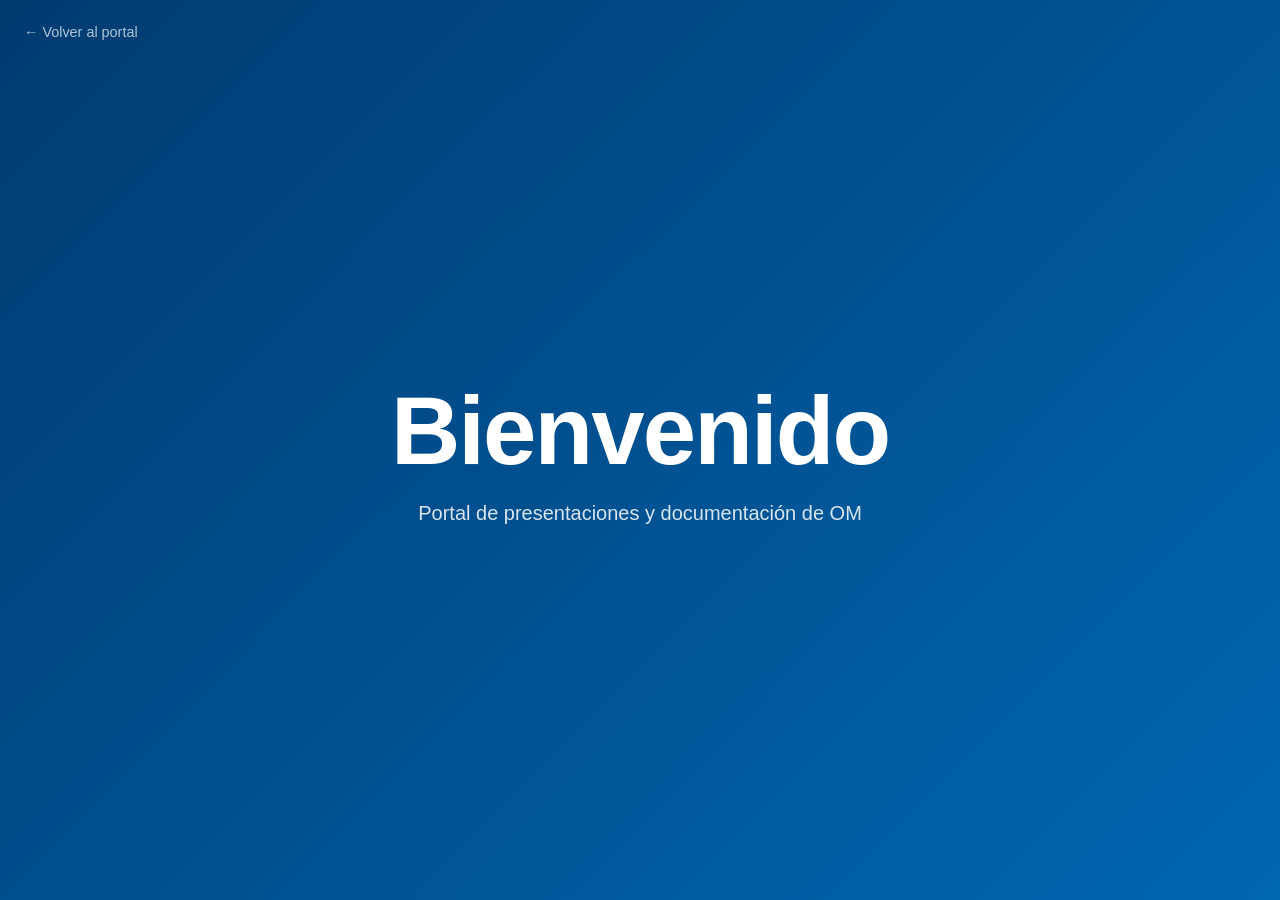
<file: presentations/implementation/2026-11-25-portal-om/index.html>
<!DOCTYPE html>
<html lang="es">
<head>
  <meta charset="UTF-8">
  <meta name="viewport" content="width=device-width, initial-scale=1.0">
  <title>Bienvenido | TELMEX OM</title>
  <style>
    * { margin: 0; padding: 0; box-sizing: border-box; }
    body {
      font-family: -apple-system, BlinkMacSystemFont, "Segoe UI", Roboto, sans-serif;
      min-height: 100vh;
      display: flex; flex-direction: column; align-items: center; justify-content: center;
      background: linear-gradient(135deg, #003b71 0%, #0067b1 100%);
      color: #fff; text-align: center; padding: 2rem;
    }
    h1 { font-size: clamp(3rem, 10vw, 6rem); font-weight: 700; letter-spacing: -0.02em; }
    p { margin-top: 1rem; font-size: 1.25rem; opacity: 0.85; }
    a { position: fixed; top: 1.5rem; left: 1.5rem; color: #fff; opacity: 0.7; text-decoration: none; font-size: 0.9rem; }
    a:hover { opacity: 1; }
  </style>
</head>
<body>
  <a href="../../../">&larr; Volver al portal</a>
  <h1>Bienvenido</h1>
  <p>Portal de presentaciones y documentación de OM</p>
</body>
</html>
</file>
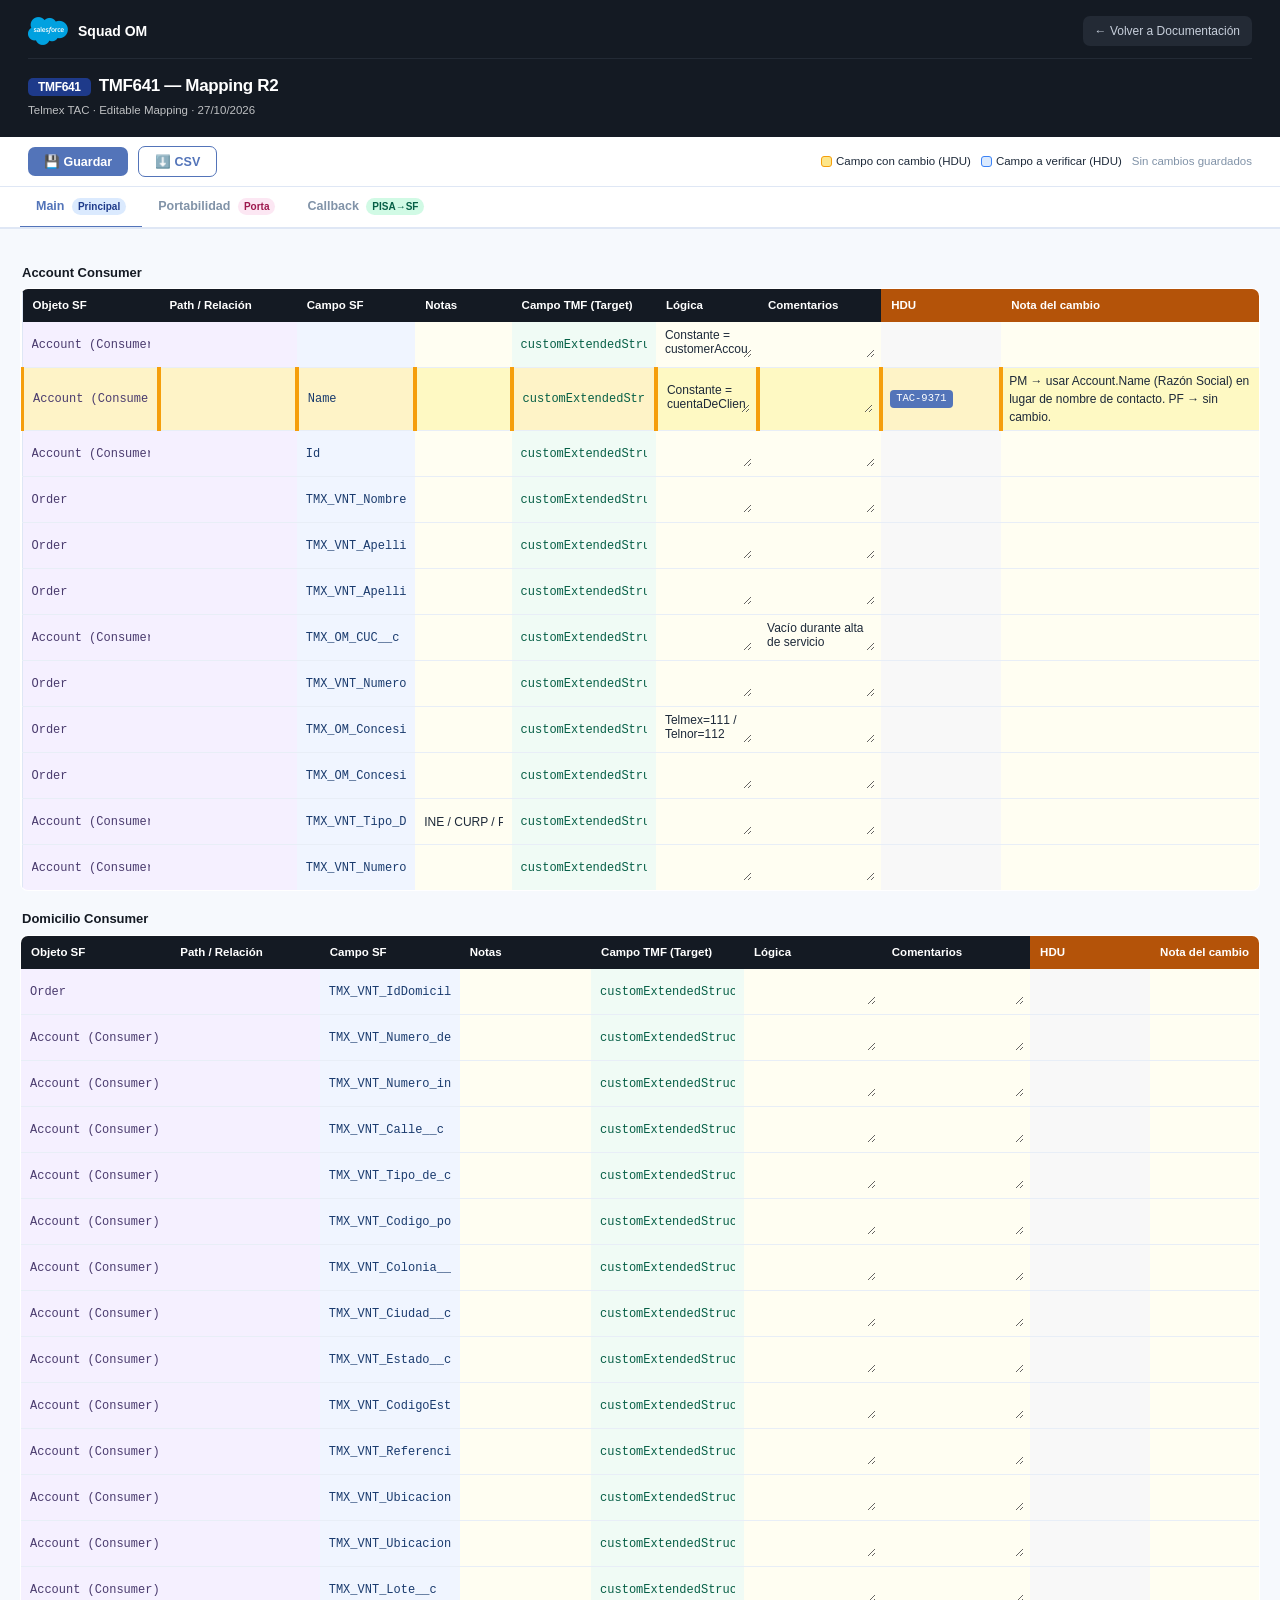
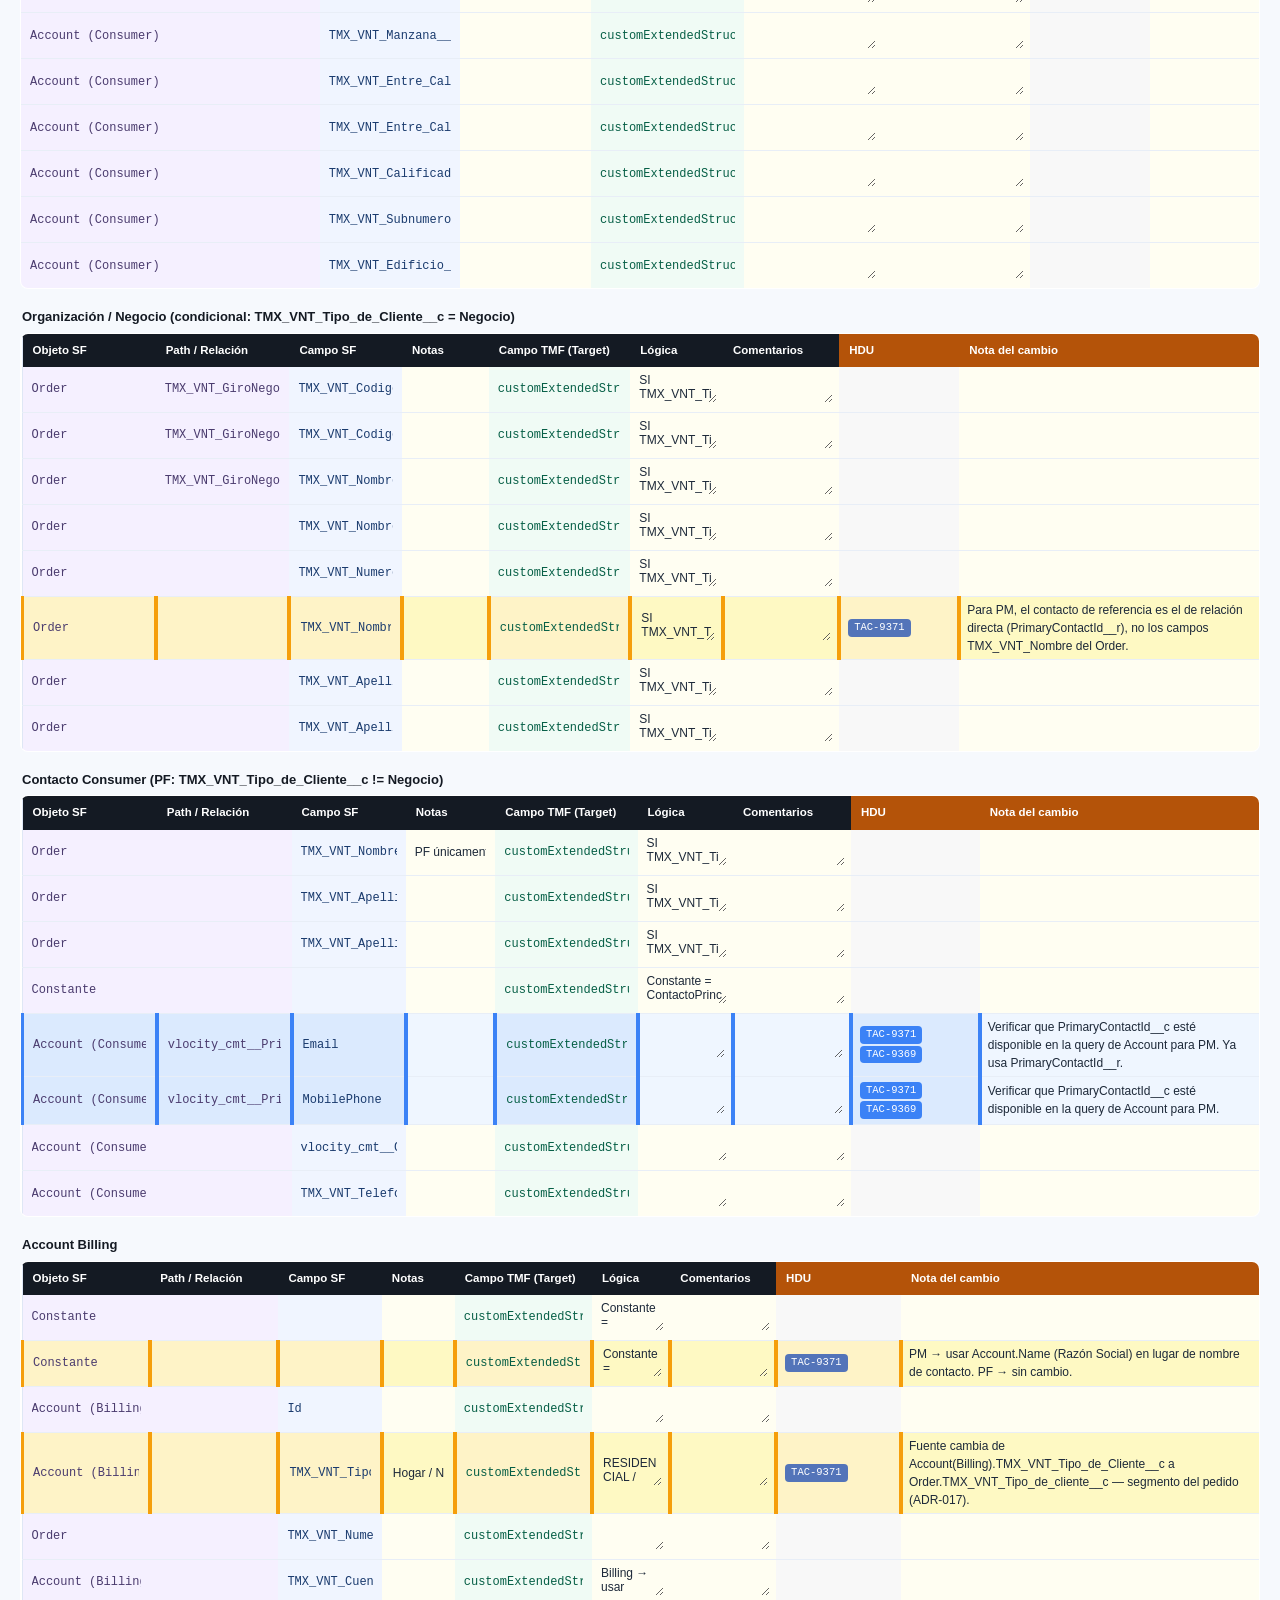
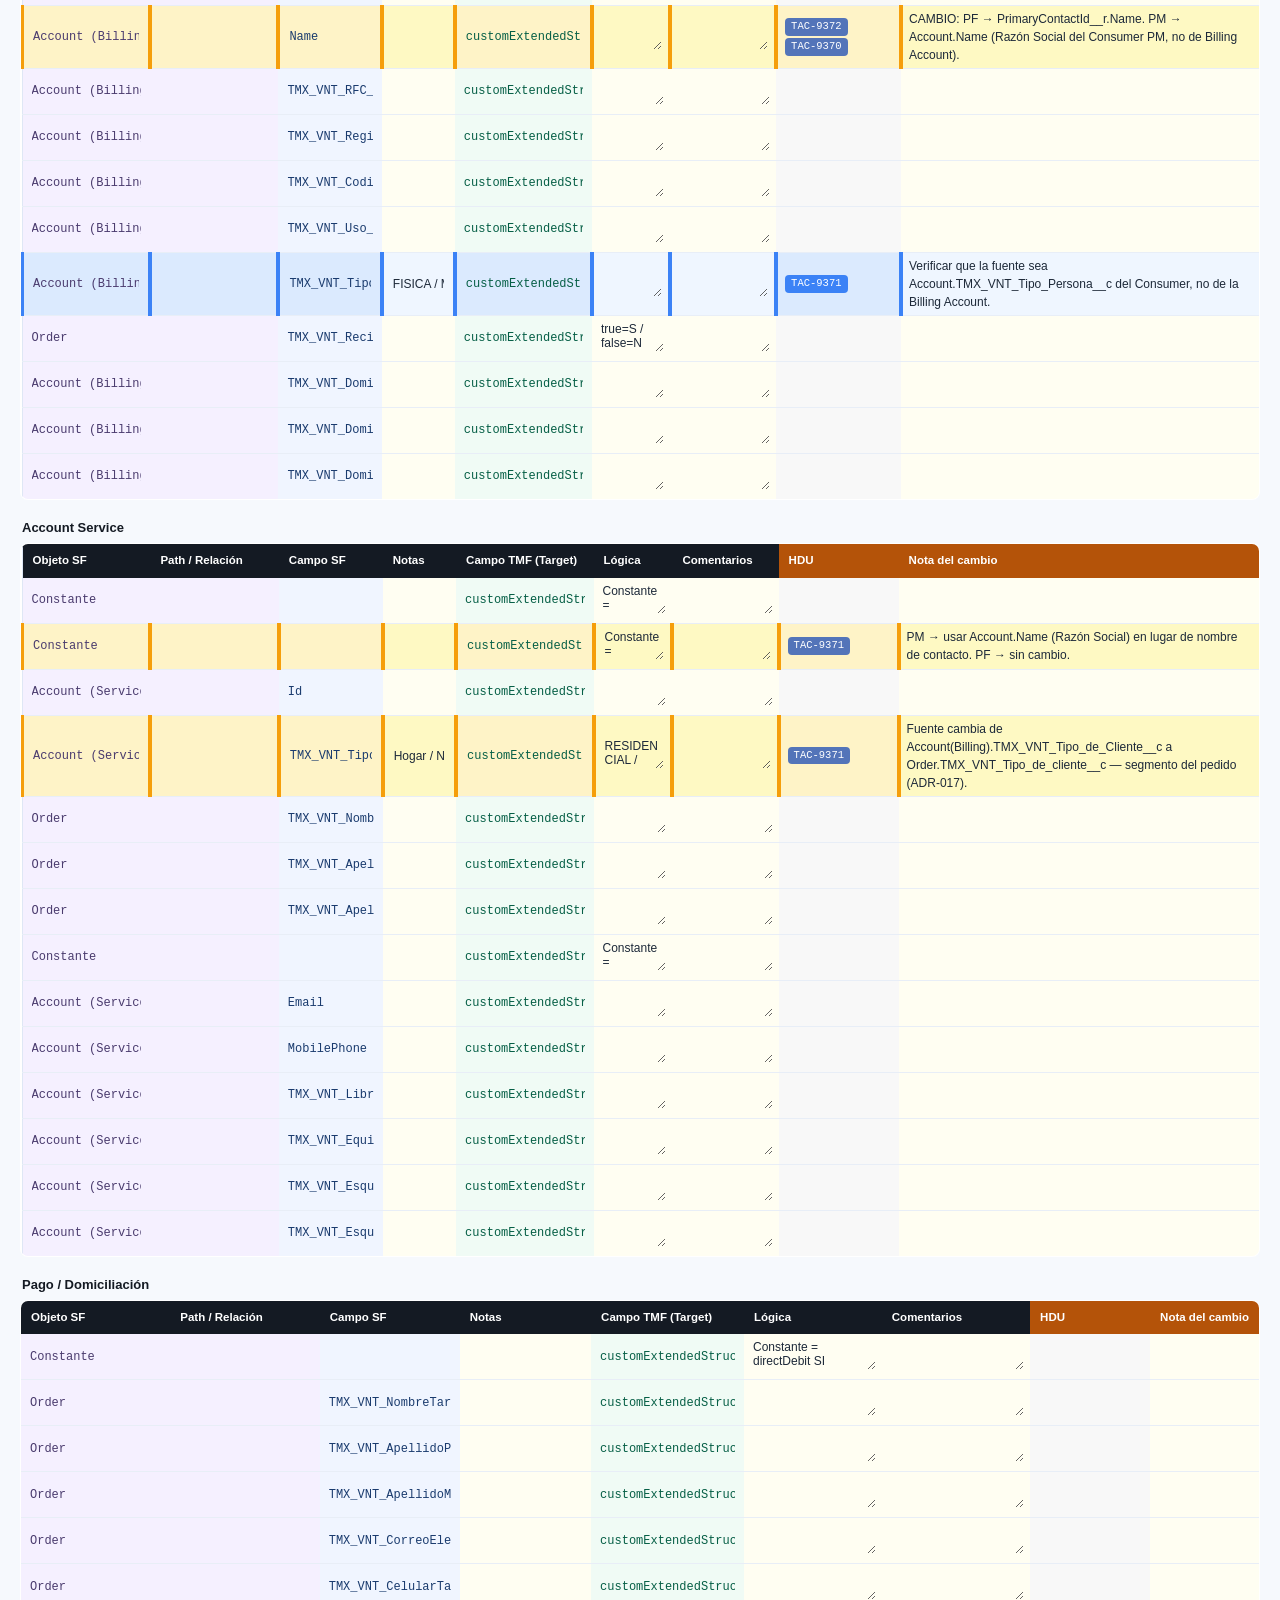
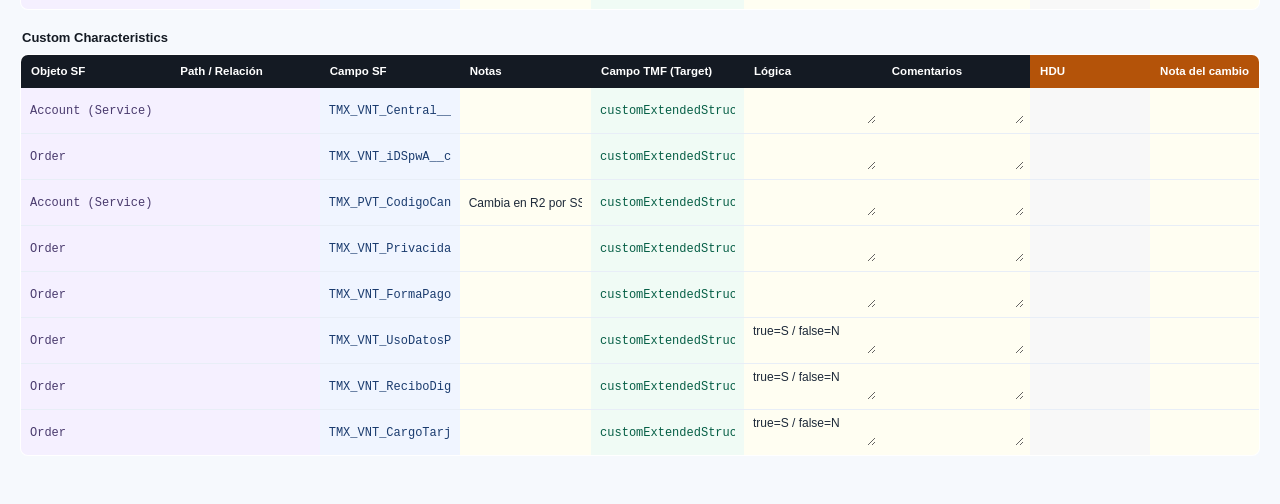
<file: docs/mappings/mapping-TMF641-R2.html>
<!doctype html><html lang="es"><head><meta charset="utf-8"/>
<meta name="viewport" content="width=device-width,initial-scale=1"/>
<title>Squad OM | TMF641 — Mapping R2</title><style>
:root{--ink:#141a23;--cloud:#5374b9;--sky:#8fa7d9;--mist:#eef3fb;--fog:#f6f9fd;--line:#dfe7f5;--text:#1d2939;--muted:#8193a8;--paper:#fff;--signal:#fe9339;--red:#ea001e;--green:#2e844a;--green-bg:#f3fbf0;--sans:-apple-system,BlinkMacSystemFont,"Segoe UI",Roboto,sans-serif;--mono:"IBM Plex Mono",ui-monospace,monospace;}
*{box-sizing:border-box;margin:0;padding:0;}
body{background:var(--fog);color:var(--text);font-family:var(--sans);font-size:13px;line-height:1.5;}
header{background:var(--ink);color:#fff;padding:16px 28px 18px;}
/* Squad OM: barra de marca y regreso al portal */
.squad-bar{display:flex;align-items:center;gap:10px;margin-bottom:14px;padding-bottom:12px;border-bottom:1px solid #232a35;}
.squad-bar img{width:40px;height:auto;}
.squad-bar strong{font-size:14px;}
.squad-bar a{margin-left:auto;color:#c7cfdb;text-decoration:none;font-size:12px;background:#232a35;padding:6px 12px;border-radius:7px;}
.squad-bar a:hover{color:#fff;background:var(--cloud);}
header h1{font-size:17px;font-weight:900;letter-spacing:-.02em;margin-bottom:3px;}
header .sub{font-size:11.5px;opacity:.72;}
.toolbar{display:flex;gap:10px;align-items:center;flex-wrap:wrap;background:var(--paper);border-bottom:1px solid var(--line);padding:9px 28px;box-shadow:0 2px 6px rgba(3,45,96,.06);}
.btn{padding:7px 16px;border-radius:7px;font-size:12.5px;font-weight:700;cursor:pointer;border:none;transition:.15s;}
.btn-save{background:var(--cloud);color:#fff;} .btn-save:hover{background:#0056b3;} .btn-save.saved{background:var(--green);}
.btn-exp{background:var(--paper);color:var(--cloud);border:1.5px solid var(--cloud);} .btn-exp:hover{background:var(--mist);}
.legend{display:flex;gap:10px;align-items:center;margin-left:auto;flex-wrap:wrap;}
.leg{font-size:11.5px;display:flex;align-items:center;gap:4px;}
.dot{width:11px;height:11px;border-radius:3px;display:inline-block;}
.dot-c{background:#fde68a;border:1.5px solid #f59e0b;}
.dot-v{background:#dbeafe;border:1.5px solid #3b82f6;}
.status{font-size:11.5px;color:var(--muted);}
.tabs{display:flex;background:var(--paper);border-bottom:2px solid var(--line);padding:0 20px;overflow-x:auto;}
.tab{padding:10px 16px;font-size:12.5px;font-weight:600;color:var(--muted);border-bottom:3px solid transparent;cursor:pointer;white-space:nowrap;transition:.1s;margin-bottom:-2px;}
.tab:hover{color:var(--cloud);} .tab.active{color:var(--cloud);border-bottom-color:var(--cloud);}
.pane{display:none;padding:16px 20px 48px;max-width:100%;overflow-x:auto;}
.pane.active{display:block;}
.sec-title{font-size:13px;font-weight:700;color:var(--ink);margin:18px 0 6px;padding-left:2px;}
table{width:100%;border-collapse:collapse;background:var(--paper);border:1px solid var(--line);border-radius:8px;overflow:hidden;font-size:12px;}
th{background:var(--ink);color:#fff;font-weight:700;text-align:left;padding:8px 10px;font-size:11.5px;white-space:nowrap;}
td{padding:4px 6px;border-bottom:1px solid #e8eef7;vertical-align:middle;}
tr:nth-child(even) td{background:#fafbfd;}
tr:hover td{background:#eef4ff!important;}
td.path{font-family:var(--mono);font-size:11px;color:#4a3b6e;background:#f5f0ff!important;min-width:120px;}
td.field{font-family:var(--mono);font-size:11px;color:#1a3b6e;background:#f0f5ff!important;min-width:90px;}
td.tmf{font-family:var(--mono);font-size:11px;color:#065f46;background:#f0fbf5!important;}
td.edit{background:#fffef2!important;}
td.hdu-cell{background:#f8f8f8!important;font-size:11px;min-width:120px;}
td input,td textarea{width:100%;border:none;background:transparent;font-family:inherit;font-size:12px;color:inherit;padding:2px 3px;border-radius:3px;resize:vertical;min-height:20px;outline:none;}
td input:focus,td textarea:focus{background:#fffde0;box-shadow:0 0 0 2px var(--sky);border-radius:3px;}
/* Row highlights */
tr.row-change td{background:#fef9c3!important;border-left:4px solid #f59e0b!important;}
tr.row-change td.path{background:#fef3c7!important;}
tr.row-change td.field{background:#fef3c7!important;}
tr.row-change td.tmf{background:#fef3c7!important;}
tr.row-change td.hdu-cell{background:#fef3c7!important;}
tr.row-verify td{background:#eff6ff!important;border-left:4px solid #3b82f6!important;}
tr.row-verify td.path{background:#dbeafe!important;}
tr.row-verify td.field{background:#dbeafe!important;}
tr.row-verify td.tmf{background:#dbeafe!important;}
tr.row-verify td.hdu-cell{background:#dbeafe!important;}
tr.row-change:hover td{background:#fde68a!important;}
tr.row-verify:hover td{background:#bfdbfe!important;}
tr.user-changed td{border-left:4px solid var(--signal)!important;}
.hdu-link{font-family:var(--mono);font-size:10.5px;background:var(--cloud);color:#fff;padding:1px 6px;border-radius:4px;text-decoration:none;display:inline-block;margin:1px 1px;}
.hdu-link.verify{background:#3b82f6;}
.badge{display:inline-block;font-size:10px;font-weight:700;padding:1px 6px;border-radius:10px;margin-left:4px;vertical-align:middle;}
.b1{background:#dbeafe;color:#1e3a8a;} .b2{background:#fce7f3;color:#9d174d;} .b3{background:#d1fae5;color:#065f46;} .b4{background:#fef3c7;color:#78350f;} .b5{background:#e9d5ff;color:#5b21b6;}
</style></head><body>
<header>
  <div class="squad-bar">
    <img src="../../assets/img/salesforce-logo.webp" alt="Salesforce">
    <strong>Squad OM</strong>
    <a href="../../#docs">&larr; Volver a Documentación</a>
  </div>
  <h1><span style="background:#1e3a8a;color:#fff;padding:2px 10px;border-radius:5px;font-size:12px;margin-right:8px;">TMF641</span>TMF641 — Mapping R2</h1>
  <div class="sub">Telmex TAC · Editable Mapping · 27/10/2026</div>
</header>
<div class="toolbar">
  <button class="btn btn-save" onclick="save()">💾 Guardar</button>
  <button class="btn btn-exp" onclick="exportCSV()">⬇️ CSV</button>
  <div class="legend">
    <div class="leg"><span class="dot dot-c"></span> Campo con cambio (HDU)</div>
    <div class="leg"><span class="dot dot-v"></span> Campo a verificar (HDU)</div>
  </div>
  <span class="status">Sin cambios guardados</span>
</div>
<div class="tabs"><div class="tab active" data-id="t0" onclick="tab('t0')">Main <span class="badge b1">Principal</span></div><div class="tab" data-id="t1" onclick="tab('t1')">Portabilidad <span class="badge b2">Porta</span></div><div class="tab" data-id="t2" onclick="tab('t2')">Callback <span class="badge b3">PISA→SF</span></div></div>
<div class="pane active" data-id="t0"><div class="sec-title">Account Consumer</div><table><thead><tr>
  <th>Objeto SF</th><th>Path / Relación</th><th>Campo SF</th>
  <th>Notas</th><th>Campo TMF (Target)</th><th>Lógica</th><th>Comentarios</th>
  <th style="background:#b45309;">HDU</th><th style="background:#b45309;">Nota del cambio</th>
</tr></thead><tbody><tr>
    <td class="path"><input data-k="k0_so" value="Account (Consumer)"/></td>
    <td class="path"><input data-k="k0_sp" value=""/></td>
    <td class="field"><input data-k="k0_sf" value=""/></td>
    <td class="edit"><input data-k="k0_n" value=""/></td>
    <td class="tmf"><input data-k="k0_tf" value="customExtendedStructure.Account.accountType"/></td>
    <td class="edit"><textarea data-k="k0_lg" rows="2">Constante = customerAccount</textarea></td>
    <td class="edit"><textarea data-k="k0_cm" rows="2"></textarea></td>
    <td class="hdu-cell"></td><td class="edit"></td>
  </tr><tr class="row-change">
    <td class="path"><input data-k="k1_so" value="Account (Consumer)"/></td>
    <td class="path"><input data-k="k1_sp" value=""/></td>
    <td class="field"><input data-k="k1_sf" value="Name"/></td>
    <td class="edit"><input data-k="k1_n" value=""/></td>
    <td class="tmf"><input data-k="k1_tf" value="customExtendedStructure.Account.name"/></td>
    <td class="edit"><textarea data-k="k1_lg" rows="2">Constante = cuentaDeCliente</textarea></td>
    <td class="edit"><textarea data-k="k1_cm" rows="2"></textarea></td>
    <td class="hdu-cell"><a class="hdu-link" href="https://tmxrncomosi1.atlassian.net/browse/TAC-9371" target="_blank">TAC-9371</a></td><td class="edit">PM → usar Account.Name (Razón Social) en lugar de nombre de contacto. PF → sin cambio.</td>
  </tr><tr>
    <td class="path"><input data-k="k2_so" value="Account (Consumer)"/></td>
    <td class="path"><input data-k="k2_sp" value=""/></td>
    <td class="field"><input data-k="k2_sf" value="Id"/></td>
    <td class="edit"><input data-k="k2_n" value=""/></td>
    <td class="tmf"><input data-k="k2_tf" value="customExtendedStructure.Account.accountId"/></td>
    <td class="edit"><textarea data-k="k2_lg" rows="2"></textarea></td>
    <td class="edit"><textarea data-k="k2_cm" rows="2"></textarea></td>
    <td class="hdu-cell"></td><td class="edit"></td>
  </tr><tr>
    <td class="path"><input data-k="k3_so" value="Order"/></td>
    <td class="path"><input data-k="k3_sp" value=""/></td>
    <td class="field"><input data-k="k3_sf" value="TMX_VNT_Nombre__c"/></td>
    <td class="edit"><input data-k="k3_n" value=""/></td>
    <td class="tmf"><input data-k="k3_tf" value="customExtendedStructure.Account.individual.name"/></td>
    <td class="edit"><textarea data-k="k3_lg" rows="2"></textarea></td>
    <td class="edit"><textarea data-k="k3_cm" rows="2"></textarea></td>
    <td class="hdu-cell"></td><td class="edit"></td>
  </tr><tr>
    <td class="path"><input data-k="k4_so" value="Order"/></td>
    <td class="path"><input data-k="k4_sp" value=""/></td>
    <td class="field"><input data-k="k4_sf" value="TMX_VNT_Apellido_Paterno__c"/></td>
    <td class="edit"><input data-k="k4_n" value=""/></td>
    <td class="tmf"><input data-k="k4_tf" value="customExtendedStructure.Account.individual.lastName"/></td>
    <td class="edit"><textarea data-k="k4_lg" rows="2"></textarea></td>
    <td class="edit"><textarea data-k="k4_cm" rows="2"></textarea></td>
    <td class="hdu-cell"></td><td class="edit"></td>
  </tr><tr>
    <td class="path"><input data-k="k5_so" value="Order"/></td>
    <td class="path"><input data-k="k5_sp" value=""/></td>
    <td class="field"><input data-k="k5_sf" value="TMX_VNT_Apellido_Materno__c"/></td>
    <td class="edit"><input data-k="k5_n" value=""/></td>
    <td class="tmf"><input data-k="k5_tf" value="customExtendedStructure.Account.individual.maternalFamilyName"/></td>
    <td class="edit"><textarea data-k="k5_lg" rows="2"></textarea></td>
    <td class="edit"><textarea data-k="k5_cm" rows="2"></textarea></td>
    <td class="hdu-cell"></td><td class="edit"></td>
  </tr><tr>
    <td class="path"><input data-k="k6_so" value="Account (Consumer)"/></td>
    <td class="path"><input data-k="k6_sp" value=""/></td>
    <td class="field"><input data-k="k6_sf" value="TMX_OM_CUC__c"/></td>
    <td class="edit"><input data-k="k6_n" value=""/></td>
    <td class="tmf"><input data-k="k6_tf" value="customExtendedStructure.Account.individual.CUC"/></td>
    <td class="edit"><textarea data-k="k6_lg" rows="2"></textarea></td>
    <td class="edit"><textarea data-k="k6_cm" rows="2">Vacío durante alta de servicio</textarea></td>
    <td class="hdu-cell"></td><td class="edit"></td>
  </tr><tr>
    <td class="path"><input data-k="k7_so" value="Order"/></td>
    <td class="path"><input data-k="k7_sp" value=""/></td>
    <td class="field"><input data-k="k7_sf" value="TMX_VNT_Numero_Telefonico__c"/></td>
    <td class="edit"><input data-k="k7_n" value=""/></td>
    <td class="tmf"><input data-k="k7_tf" value="customExtendedStructure.Account.individual.physicalPhone"/></td>
    <td class="edit"><textarea data-k="k7_lg" rows="2"></textarea></td>
    <td class="edit"><textarea data-k="k7_cm" rows="2"></textarea></td>
    <td class="hdu-cell"></td><td class="edit"></td>
  </tr><tr>
    <td class="path"><input data-k="k8_so" value="Order"/></td>
    <td class="path"><input data-k="k8_sp" value=""/></td>
    <td class="field"><input data-k="k8_sf" value="TMX_OM_Concesionario__c"/></td>
    <td class="edit"><input data-k="k8_n" value=""/></td>
    <td class="tmf"><input data-k="k8_tf" value="customExtendedStructure.Account.individual.relatedParty.id"/></td>
    <td class="edit"><textarea data-k="k8_lg" rows="2">Telmex=111 / Telnor=112</textarea></td>
    <td class="edit"><textarea data-k="k8_cm" rows="2"></textarea></td>
    <td class="hdu-cell"></td><td class="edit"></td>
  </tr><tr>
    <td class="path"><input data-k="k9_so" value="Order"/></td>
    <td class="path"><input data-k="k9_sp" value=""/></td>
    <td class="field"><input data-k="k9_sf" value="TMX_OM_Concesionario__c"/></td>
    <td class="edit"><input data-k="k9_n" value=""/></td>
    <td class="tmf"><input data-k="k9_tf" value="customExtendedStructure.Account.individual.relatedParty.name"/></td>
    <td class="edit"><textarea data-k="k9_lg" rows="2"></textarea></td>
    <td class="edit"><textarea data-k="k9_cm" rows="2"></textarea></td>
    <td class="hdu-cell"></td><td class="edit"></td>
  </tr><tr>
    <td class="path"><input data-k="k10_so" value="Account (Consumer). Contact"/></td>
    <td class="path"><input data-k="k10_sp" value=""/></td>
    <td class="field"><input data-k="k10_sf" value="TMX_VNT_Tipo_Documento__c"/></td>
    <td class="edit"><input data-k="k10_n" value="INE / CURP / PASAPORTE"/></td>
    <td class="tmf"><input data-k="k10_tf" value="customExtendedStructure.Account.individual.individualIdentification.identificationType"/></td>
    <td class="edit"><textarea data-k="k10_lg" rows="2"></textarea></td>
    <td class="edit"><textarea data-k="k10_cm" rows="2"></textarea></td>
    <td class="hdu-cell"></td><td class="edit"></td>
  </tr><tr>
    <td class="path"><input data-k="k11_so" value="Account (Consumer). Contact"/></td>
    <td class="path"><input data-k="k11_sp" value=""/></td>
    <td class="field"><input data-k="k11_sf" value="TMX_VNT_Numero_de_Documento__c"/></td>
    <td class="edit"><input data-k="k11_n" value=""/></td>
    <td class="tmf"><input data-k="k11_tf" value="customExtendedStructure.Account.individual.individualIdentification.identificationId"/></td>
    <td class="edit"><textarea data-k="k11_lg" rows="2"></textarea></td>
    <td class="edit"><textarea data-k="k11_cm" rows="2"></textarea></td>
    <td class="hdu-cell"></td><td class="edit"></td>
  </tr></tbody></table><div class="sec-title">Domicilio Consumer</div><table><thead><tr>
  <th>Objeto SF</th><th>Path / Relación</th><th>Campo SF</th>
  <th>Notas</th><th>Campo TMF (Target)</th><th>Lógica</th><th>Comentarios</th>
  <th style="background:#b45309;">HDU</th><th style="background:#b45309;">Nota del cambio</th>
</tr></thead><tbody><tr>
    <td class="path"><input data-k="k0_so" value="Order"/></td>
    <td class="path"><input data-k="k0_sp" value=""/></td>
    <td class="field"><input data-k="k0_sf" value="TMX_VNT_IdDomicilio__c"/></td>
    <td class="edit"><input data-k="k0_n" value=""/></td>
    <td class="tmf"><input data-k="k0_tf" value="customExtendedStructure.Account.place.id"/></td>
    <td class="edit"><textarea data-k="k0_lg" rows="2"></textarea></td>
    <td class="edit"><textarea data-k="k0_cm" rows="2"></textarea></td>
    <td class="hdu-cell"></td><td class="edit"></td>
  </tr><tr>
    <td class="path"><input data-k="k1_so" value="Account (Consumer)"/></td>
    <td class="path"><input data-k="k1_sp" value=""/></td>
    <td class="field"><input data-k="k1_sf" value="TMX_VNT_Numero_de_Exterior__c"/></td>
    <td class="edit"><input data-k="k1_n" value=""/></td>
    <td class="tmf"><input data-k="k1_tf" value="customExtendedStructure.Account.place.streetNr"/></td>
    <td class="edit"><textarea data-k="k1_lg" rows="2"></textarea></td>
    <td class="edit"><textarea data-k="k1_cm" rows="2"></textarea></td>
    <td class="hdu-cell"></td><td class="edit"></td>
  </tr><tr>
    <td class="path"><input data-k="k2_so" value="Account (Consumer)"/></td>
    <td class="path"><input data-k="k2_sp" value=""/></td>
    <td class="field"><input data-k="k2_sf" value="TMX_VNT_Numero_interior__c"/></td>
    <td class="edit"><input data-k="k2_n" value=""/></td>
    <td class="tmf"><input data-k="k2_tf" value="customExtendedStructure.Account.place.streetNrSuffix"/></td>
    <td class="edit"><textarea data-k="k2_lg" rows="2"></textarea></td>
    <td class="edit"><textarea data-k="k2_cm" rows="2"></textarea></td>
    <td class="hdu-cell"></td><td class="edit"></td>
  </tr><tr>
    <td class="path"><input data-k="k3_so" value="Account (Consumer)"/></td>
    <td class="path"><input data-k="k3_sp" value=""/></td>
    <td class="field"><input data-k="k3_sf" value="TMX_VNT_Calle__c"/></td>
    <td class="edit"><input data-k="k3_n" value=""/></td>
    <td class="tmf"><input data-k="k3_tf" value="customExtendedStructure.Account.place.streetName"/></td>
    <td class="edit"><textarea data-k="k3_lg" rows="2"></textarea></td>
    <td class="edit"><textarea data-k="k3_cm" rows="2"></textarea></td>
    <td class="hdu-cell"></td><td class="edit"></td>
  </tr><tr>
    <td class="path"><input data-k="k4_so" value="Account (Consumer)"/></td>
    <td class="path"><input data-k="k4_sp" value=""/></td>
    <td class="field"><input data-k="k4_sf" value="TMX_VNT_Tipo_de_calle__c"/></td>
    <td class="edit"><input data-k="k4_n" value=""/></td>
    <td class="tmf"><input data-k="k4_tf" value="customExtendedStructure.Account.place.streetType"/></td>
    <td class="edit"><textarea data-k="k4_lg" rows="2"></textarea></td>
    <td class="edit"><textarea data-k="k4_cm" rows="2"></textarea></td>
    <td class="hdu-cell"></td><td class="edit"></td>
  </tr><tr>
    <td class="path"><input data-k="k5_so" value="Account (Consumer)"/></td>
    <td class="path"><input data-k="k5_sp" value=""/></td>
    <td class="field"><input data-k="k5_sf" value="TMX_VNT_Codigo_postal__c"/></td>
    <td class="edit"><input data-k="k5_n" value=""/></td>
    <td class="tmf"><input data-k="k5_tf" value="customExtendedStructure.Account.place.postcode"/></td>
    <td class="edit"><textarea data-k="k5_lg" rows="2"></textarea></td>
    <td class="edit"><textarea data-k="k5_cm" rows="2"></textarea></td>
    <td class="hdu-cell"></td><td class="edit"></td>
  </tr><tr>
    <td class="path"><input data-k="k6_so" value="Account (Consumer)"/></td>
    <td class="path"><input data-k="k6_sp" value=""/></td>
    <td class="field"><input data-k="k6_sf" value="TMX_VNT_Colonia__c"/></td>
    <td class="edit"><input data-k="k6_n" value=""/></td>
    <td class="tmf"><input data-k="k6_tf" value="customExtendedStructure.Account.place.locality"/></td>
    <td class="edit"><textarea data-k="k6_lg" rows="2"></textarea></td>
    <td class="edit"><textarea data-k="k6_cm" rows="2"></textarea></td>
    <td class="hdu-cell"></td><td class="edit"></td>
  </tr><tr>
    <td class="path"><input data-k="k7_so" value="Account (Consumer)"/></td>
    <td class="path"><input data-k="k7_sp" value=""/></td>
    <td class="field"><input data-k="k7_sf" value="TMX_VNT_Ciudad__c"/></td>
    <td class="edit"><input data-k="k7_n" value=""/></td>
    <td class="tmf"><input data-k="k7_tf" value="customExtendedStructure.Account.place.city"/></td>
    <td class="edit"><textarea data-k="k7_lg" rows="2"></textarea></td>
    <td class="edit"><textarea data-k="k7_cm" rows="2"></textarea></td>
    <td class="hdu-cell"></td><td class="edit"></td>
  </tr><tr>
    <td class="path"><input data-k="k8_so" value="Account (Consumer)"/></td>
    <td class="path"><input data-k="k8_sp" value=""/></td>
    <td class="field"><input data-k="k8_sf" value="TMX_VNT_Estado__c"/></td>
    <td class="edit"><input data-k="k8_n" value=""/></td>
    <td class="tmf"><input data-k="k8_tf" value="customExtendedStructure.Account.place.stateOrProvince"/></td>
    <td class="edit"><textarea data-k="k8_lg" rows="2"></textarea></td>
    <td class="edit"><textarea data-k="k8_cm" rows="2"></textarea></td>
    <td class="hdu-cell"></td><td class="edit"></td>
  </tr><tr>
    <td class="path"><input data-k="k9_so" value="Account (Consumer)"/></td>
    <td class="path"><input data-k="k9_sp" value=""/></td>
    <td class="field"><input data-k="k9_sf" value="TMX_VNT_CodigoEstado__c"/></td>
    <td class="edit"><input data-k="k9_n" value=""/></td>
    <td class="tmf"><input data-k="k9_tf" value="customExtendedStructure.Account.place.stateCode"/></td>
    <td class="edit"><textarea data-k="k9_lg" rows="2"></textarea></td>
    <td class="edit"><textarea data-k="k9_cm" rows="2"></textarea></td>
    <td class="hdu-cell"></td><td class="edit"></td>
  </tr><tr>
    <td class="path"><input data-k="k10_so" value="Account (Consumer)"/></td>
    <td class="path"><input data-k="k10_sp" value=""/></td>
    <td class="field"><input data-k="k10_sf" value="TMX_VNT_Referencias__c"/></td>
    <td class="edit"><input data-k="k10_n" value=""/></td>
    <td class="tmf"><input data-k="k10_tf" value="customExtendedStructure.Account.place.reference"/></td>
    <td class="edit"><textarea data-k="k10_lg" rows="2"></textarea></td>
    <td class="edit"><textarea data-k="k10_cm" rows="2"></textarea></td>
    <td class="hdu-cell"></td><td class="edit"></td>
  </tr><tr>
    <td class="path"><input data-k="k11_so" value="Account (Consumer)"/></td>
    <td class="path"><input data-k="k11_sp" value=""/></td>
    <td class="field"><input data-k="k11_sf" value="TMX_VNT_Ubicacion_Geografica__Longitude__s"/></td>
    <td class="edit"><input data-k="k11_n" value=""/></td>
    <td class="tmf"><input data-k="k11_tf" value="customExtendedStructure.Account.place.geographicLocation.coordinates.longitud"/></td>
    <td class="edit"><textarea data-k="k11_lg" rows="2"></textarea></td>
    <td class="edit"><textarea data-k="k11_cm" rows="2"></textarea></td>
    <td class="hdu-cell"></td><td class="edit"></td>
  </tr><tr>
    <td class="path"><input data-k="k12_so" value="Account (Consumer)"/></td>
    <td class="path"><input data-k="k12_sp" value=""/></td>
    <td class="field"><input data-k="k12_sf" value="TMX_VNT_Ubicacion_Geografica__Latitude__s"/></td>
    <td class="edit"><input data-k="k12_n" value=""/></td>
    <td class="tmf"><input data-k="k12_tf" value="customExtendedStructure.Account.place.geographicLocation.coordinates.latitude"/></td>
    <td class="edit"><textarea data-k="k12_lg" rows="2"></textarea></td>
    <td class="edit"><textarea data-k="k12_cm" rows="2"></textarea></td>
    <td class="hdu-cell"></td><td class="edit"></td>
  </tr><tr>
    <td class="path"><input data-k="k13_so" value="Account (Consumer)"/></td>
    <td class="path"><input data-k="k13_sp" value=""/></td>
    <td class="field"><input data-k="k13_sf" value="TMX_VNT_Lote__c"/></td>
    <td class="edit"><input data-k="k13_n" value=""/></td>
    <td class="tmf"><input data-k="k13_tf" value="customExtendedStructure.Account.place.lot"/></td>
    <td class="edit"><textarea data-k="k13_lg" rows="2"></textarea></td>
    <td class="edit"><textarea data-k="k13_cm" rows="2"></textarea></td>
    <td class="hdu-cell"></td><td class="edit"></td>
  </tr><tr>
    <td class="path"><input data-k="k14_so" value="Account (Consumer)"/></td>
    <td class="path"><input data-k="k14_sp" value=""/></td>
    <td class="field"><input data-k="k14_sf" value="TMX_VNT_Manzana__c"/></td>
    <td class="edit"><input data-k="k14_n" value=""/></td>
    <td class="tmf"><input data-k="k14_tf" value="customExtendedStructure.Account.place.block"/></td>
    <td class="edit"><textarea data-k="k14_lg" rows="2"></textarea></td>
    <td class="edit"><textarea data-k="k14_cm" rows="2"></textarea></td>
    <td class="hdu-cell"></td><td class="edit"></td>
  </tr><tr>
    <td class="path"><input data-k="k15_so" value="Account (Consumer)"/></td>
    <td class="path"><input data-k="k15_sp" value=""/></td>
    <td class="field"><input data-k="k15_sf" value="TMX_VNT_Entre_Calle_1__c"/></td>
    <td class="edit"><input data-k="k15_n" value=""/></td>
    <td class="tmf"><input data-k="k15_tf" value="customExtendedStructure.Account.place.betweenStreet1"/></td>
    <td class="edit"><textarea data-k="k15_lg" rows="2"></textarea></td>
    <td class="edit"><textarea data-k="k15_cm" rows="2"></textarea></td>
    <td class="hdu-cell"></td><td class="edit"></td>
  </tr><tr>
    <td class="path"><input data-k="k16_so" value="Account (Consumer)"/></td>
    <td class="path"><input data-k="k16_sp" value=""/></td>
    <td class="field"><input data-k="k16_sf" value="TMX_VNT_Entre_Calle_2__c"/></td>
    <td class="edit"><input data-k="k16_n" value=""/></td>
    <td class="tmf"><input data-k="k16_tf" value="customExtendedStructure.Account.place.betweenStreet2"/></td>
    <td class="edit"><textarea data-k="k16_lg" rows="2"></textarea></td>
    <td class="edit"><textarea data-k="k16_cm" rows="2"></textarea></td>
    <td class="hdu-cell"></td><td class="edit"></td>
  </tr><tr>
    <td class="path"><input data-k="k17_so" value="Account (Consumer)"/></td>
    <td class="path"><input data-k="k17_sp" value=""/></td>
    <td class="field"><input data-k="k17_sf" value="TMX_VNT_Calificador__c"/></td>
    <td class="edit"><input data-k="k17_n" value=""/></td>
    <td class="tmf"><input data-k="k17_tf" value="customExtendedStructure.Account.place.geographicSubAddress.subUnitType"/></td>
    <td class="edit"><textarea data-k="k17_lg" rows="2"></textarea></td>
    <td class="edit"><textarea data-k="k17_cm" rows="2"></textarea></td>
    <td class="hdu-cell"></td><td class="edit"></td>
  </tr><tr>
    <td class="path"><input data-k="k18_so" value="Account (Consumer)"/></td>
    <td class="path"><input data-k="k18_sp" value=""/></td>
    <td class="field"><input data-k="k18_sf" value="TMX_VNT_Subnumero__c"/></td>
    <td class="edit"><input data-k="k18_n" value=""/></td>
    <td class="tmf"><input data-k="k18_tf" value="customExtendedStructure.Account.place.geographicSubAddress.subUnitNumber"/></td>
    <td class="edit"><textarea data-k="k18_lg" rows="2"></textarea></td>
    <td class="edit"><textarea data-k="k18_cm" rows="2"></textarea></td>
    <td class="hdu-cell"></td><td class="edit"></td>
  </tr><tr>
    <td class="path"><input data-k="k19_so" value="Account (Consumer)"/></td>
    <td class="path"><input data-k="k19_sp" value=""/></td>
    <td class="field"><input data-k="k19_sf" value="TMX_VNT_Edificio__c"/></td>
    <td class="edit"><input data-k="k19_n" value=""/></td>
    <td class="tmf"><input data-k="k19_tf" value="customExtendedStructure.Account.place.geographicSubAddress.buildingName"/></td>
    <td class="edit"><textarea data-k="k19_lg" rows="2"></textarea></td>
    <td class="edit"><textarea data-k="k19_cm" rows="2"></textarea></td>
    <td class="hdu-cell"></td><td class="edit"></td>
  </tr></tbody></table><div class="sec-title">Organización / Negocio (condicional: TMX_VNT_Tipo_de_Cliente__c = Negocio)</div><table><thead><tr>
  <th>Objeto SF</th><th>Path / Relación</th><th>Campo SF</th>
  <th>Notas</th><th>Campo TMF (Target)</th><th>Lógica</th><th>Comentarios</th>
  <th style="background:#b45309;">HDU</th><th style="background:#b45309;">Nota del cambio</th>
</tr></thead><tbody><tr>
    <td class="path"><input data-k="k0_so" value="Order"/></td>
    <td class="path"><input data-k="k0_sp" value="TMX_VNT_GiroNegocioBusqueda__r"/></td>
    <td class="field"><input data-k="k0_sf" value="TMX_VNT_CodigoCategoria__c"/></td>
    <td class="edit"><input data-k="k0_n" value=""/></td>
    <td class="tmf"><input data-k="k0_tf" value="customExtendedStructure.Account.organization.insertionCode"/></td>
    <td class="edit"><textarea data-k="k0_lg" rows="2">SI TMX_VNT_Tipo_de_Cliente__c = Negocio</textarea></td>
    <td class="edit"><textarea data-k="k0_cm" rows="2"></textarea></td>
    <td class="hdu-cell"></td><td class="edit"></td>
  </tr><tr>
    <td class="path"><input data-k="k1_so" value="Order"/></td>
    <td class="path"><input data-k="k1_sp" value="TMX_VNT_GiroNegocioBusqueda__r"/></td>
    <td class="field"><input data-k="k1_sf" value="TMX_VNT_CodigoCategoria__c"/></td>
    <td class="edit"><input data-k="k1_n" value=""/></td>
    <td class="tmf"><input data-k="k1_tf" value="customExtendedStructure.Account.organization.businessTypeId"/></td>
    <td class="edit"><textarea data-k="k1_lg" rows="2">SI TMX_VNT_Tipo_de_Cliente__c = Negocio</textarea></td>
    <td class="edit"><textarea data-k="k1_cm" rows="2"></textarea></td>
    <td class="hdu-cell"></td><td class="edit"></td>
  </tr><tr>
    <td class="path"><input data-k="k2_so" value="Order"/></td>
    <td class="path"><input data-k="k2_sp" value="TMX_VNT_GiroNegocioBusqueda__r"/></td>
    <td class="field"><input data-k="k2_sf" value="TMX_VNT_NombreCategoria__c"/></td>
    <td class="edit"><input data-k="k2_n" value=""/></td>
    <td class="tmf"><input data-k="k2_tf" value="customExtendedStructure.Account.organization.businessType"/></td>
    <td class="edit"><textarea data-k="k2_lg" rows="2">SI TMX_VNT_Tipo_de_Cliente__c = Negocio</textarea></td>
    <td class="edit"><textarea data-k="k2_cm" rows="2"></textarea></td>
    <td class="hdu-cell"></td><td class="edit"></td>
  </tr><tr>
    <td class="path"><input data-k="k3_so" value="Order"/></td>
    <td class="path"><input data-k="k3_sp" value=""/></td>
    <td class="field"><input data-k="k3_sf" value="TMX_VNT_NombreNegocio__c"/></td>
    <td class="edit"><input data-k="k3_n" value=""/></td>
    <td class="tmf"><input data-k="k3_tf" value="customExtendedStructure.Account.organization.name"/></td>
    <td class="edit"><textarea data-k="k3_lg" rows="2">SI TMX_VNT_Tipo_de_Cliente__c = Negocio</textarea></td>
    <td class="edit"><textarea data-k="k3_cm" rows="2"></textarea></td>
    <td class="hdu-cell"></td><td class="edit"></td>
  </tr><tr>
    <td class="path"><input data-k="k4_so" value="Order"/></td>
    <td class="path"><input data-k="k4_sp" value=""/></td>
    <td class="field"><input data-k="k4_sf" value="TMX_VNT_Numero_Telefonico__c"/></td>
    <td class="edit"><input data-k="k4_n" value=""/></td>
    <td class="tmf"><input data-k="k4_tf" value="customExtendedStructure.Account.organization.physicalPhone"/></td>
    <td class="edit"><textarea data-k="k4_lg" rows="2">SI TMX_VNT_Tipo_de_Cliente__c = Negocio</textarea></td>
    <td class="edit"><textarea data-k="k4_cm" rows="2"></textarea></td>
    <td class="hdu-cell"></td><td class="edit"></td>
  </tr><tr class="row-change">
    <td class="path"><input data-k="k5_so" value="Order"/></td>
    <td class="path"><input data-k="k5_sp" value=""/></td>
    <td class="field"><input data-k="k5_sf" value="TMX_VNT_NombreRepLegal__c"/></td>
    <td class="edit"><input data-k="k5_n" value=""/></td>
    <td class="tmf"><input data-k="k5_tf" value="customExtendedStructure.Account.contact.name (Consumer)"/></td>
    <td class="edit"><textarea data-k="k5_lg" rows="2">SI TMX_VNT_Tipo_de_Cliente__c = Negocio</textarea></td>
    <td class="edit"><textarea data-k="k5_cm" rows="2"></textarea></td>
    <td class="hdu-cell"><a class="hdu-link" href="https://tmxrncomosi1.atlassian.net/browse/TAC-9371" target="_blank">TAC-9371</a></td><td class="edit">Para PM, el contacto de referencia es el de relación directa (PrimaryContactId__r), no los campos TMX_VNT_Nombre del Order.</td>
  </tr><tr>
    <td class="path"><input data-k="k6_so" value="Order"/></td>
    <td class="path"><input data-k="k6_sp" value=""/></td>
    <td class="field"><input data-k="k6_sf" value="TMX_VNT_ApellidoPaternoRepLegal__c"/></td>
    <td class="edit"><input data-k="k6_n" value=""/></td>
    <td class="tmf"><input data-k="k6_tf" value="customExtendedStructure.Account.contact.lastName"/></td>
    <td class="edit"><textarea data-k="k6_lg" rows="2">SI TMX_VNT_Tipo_de_Cliente__c = Negocio</textarea></td>
    <td class="edit"><textarea data-k="k6_cm" rows="2"></textarea></td>
    <td class="hdu-cell"></td><td class="edit"></td>
  </tr><tr>
    <td class="path"><input data-k="k7_so" value="Order"/></td>
    <td class="path"><input data-k="k7_sp" value=""/></td>
    <td class="field"><input data-k="k7_sf" value="TMX_VNT_ApellidoMaternoRepLegal__c"/></td>
    <td class="edit"><input data-k="k7_n" value=""/></td>
    <td class="tmf"><input data-k="k7_tf" value="customExtendedStructure.Account.contact.maternalFamilyName"/></td>
    <td class="edit"><textarea data-k="k7_lg" rows="2">SI TMX_VNT_Tipo_de_Cliente__c = Negocio</textarea></td>
    <td class="edit"><textarea data-k="k7_cm" rows="2"></textarea></td>
    <td class="hdu-cell"></td><td class="edit"></td>
  </tr></tbody></table><div class="sec-title">Contacto Consumer (PF: TMX_VNT_Tipo_de_Cliente__c != Negocio)</div><table><thead><tr>
  <th>Objeto SF</th><th>Path / Relación</th><th>Campo SF</th>
  <th>Notas</th><th>Campo TMF (Target)</th><th>Lógica</th><th>Comentarios</th>
  <th style="background:#b45309;">HDU</th><th style="background:#b45309;">Nota del cambio</th>
</tr></thead><tbody><tr>
    <td class="path"><input data-k="k0_so" value="Order"/></td>
    <td class="path"><input data-k="k0_sp" value=""/></td>
    <td class="field"><input data-k="k0_sf" value="TMX_VNT_Nombre__c"/></td>
    <td class="edit"><input data-k="k0_n" value="PF únicamente"/></td>
    <td class="tmf"><input data-k="k0_tf" value="customExtendedStructure.Account.contact.name"/></td>
    <td class="edit"><textarea data-k="k0_lg" rows="2">SI TMX_VNT_Tipo_de_Cliente__c != Negocio</textarea></td>
    <td class="edit"><textarea data-k="k0_cm" rows="2"></textarea></td>
    <td class="hdu-cell"></td><td class="edit"></td>
  </tr><tr>
    <td class="path"><input data-k="k1_so" value="Order"/></td>
    <td class="path"><input data-k="k1_sp" value=""/></td>
    <td class="field"><input data-k="k1_sf" value="TMX_VNT_Apellido_Paterno__c"/></td>
    <td class="edit"><input data-k="k1_n" value=""/></td>
    <td class="tmf"><input data-k="k1_tf" value="customExtendedStructure.Account.contact.lastName"/></td>
    <td class="edit"><textarea data-k="k1_lg" rows="2">SI TMX_VNT_Tipo_de_Cliente__c != Negocio</textarea></td>
    <td class="edit"><textarea data-k="k1_cm" rows="2"></textarea></td>
    <td class="hdu-cell"></td><td class="edit"></td>
  </tr><tr>
    <td class="path"><input data-k="k2_so" value="Order"/></td>
    <td class="path"><input data-k="k2_sp" value=""/></td>
    <td class="field"><input data-k="k2_sf" value="TMX_VNT_Apellido_Materno__c"/></td>
    <td class="edit"><input data-k="k2_n" value=""/></td>
    <td class="tmf"><input data-k="k2_tf" value="customExtendedStructure.Account.contact.maternalFamilyName"/></td>
    <td class="edit"><textarea data-k="k2_lg" rows="2">SI TMX_VNT_Tipo_de_Cliente__c != Negocio</textarea></td>
    <td class="edit"><textarea data-k="k2_cm" rows="2"></textarea></td>
    <td class="hdu-cell"></td><td class="edit"></td>
  </tr><tr>
    <td class="path"><input data-k="k3_so" value="Constante"/></td>
    <td class="path"><input data-k="k3_sp" value=""/></td>
    <td class="field"><input data-k="k3_sf" value=""/></td>
    <td class="edit"><input data-k="k3_n" value=""/></td>
    <td class="tmf"><input data-k="k3_tf" value="customExtendedStructure.Account.contact.role"/></td>
    <td class="edit"><textarea data-k="k3_lg" rows="2">Constante = ContactoPrincipalDelClienteFinal</textarea></td>
    <td class="edit"><textarea data-k="k3_cm" rows="2"></textarea></td>
    <td class="hdu-cell"></td><td class="edit"></td>
  </tr><tr class="row-verify">
    <td class="path"><input data-k="k4_so" value="Account (Consumer)"/></td>
    <td class="path"><input data-k="k4_sp" value="vlocity_cmt__PrimaryContactId__r"/></td>
    <td class="field"><input data-k="k4_sf" value="Email"/></td>
    <td class="edit"><input data-k="k4_n" value=""/></td>
    <td class="tmf"><input data-k="k4_tf" value="customExtendedStructure.Account.contact.contactMedium (email).characteristic.emailAddress"/></td>
    <td class="edit"><textarea data-k="k4_lg" rows="2"></textarea></td>
    <td class="edit"><textarea data-k="k4_cm" rows="2"></textarea></td>
    <td class="hdu-cell"><a class="hdu-link verify" href="https://tmxrncomosi1.atlassian.net/browse/TAC-9371" target="_blank">TAC-9371</a> <a class="hdu-link verify" href="https://tmxrncomosi1.atlassian.net/browse/TAC-9369" target="_blank">TAC-9369</a></td><td class="edit">Verificar que PrimaryContactId__c esté disponible en la query de Account para PM. Ya usa PrimaryContactId__r.</td>
  </tr><tr class="row-verify">
    <td class="path"><input data-k="k5_so" value="Account (Consumer)"/></td>
    <td class="path"><input data-k="k5_sp" value="vlocity_cmt__PrimaryContactId__r"/></td>
    <td class="field"><input data-k="k5_sf" value="MobilePhone"/></td>
    <td class="edit"><input data-k="k5_n" value=""/></td>
    <td class="tmf"><input data-k="k5_tf" value="customExtendedStructure.Account.contact.contactMedium (móvil).characteristic.phoneNumber"/></td>
    <td class="edit"><textarea data-k="k5_lg" rows="2"></textarea></td>
    <td class="edit"><textarea data-k="k5_cm" rows="2"></textarea></td>
    <td class="hdu-cell"><a class="hdu-link verify" href="https://tmxrncomosi1.atlassian.net/browse/TAC-9371" target="_blank">TAC-9371</a> <a class="hdu-link verify" href="https://tmxrncomosi1.atlassian.net/browse/TAC-9369" target="_blank">TAC-9369</a></td><td class="edit">Verificar que PrimaryContactId__c esté disponible en la query de Account para PM.</td>
  </tr><tr>
    <td class="path"><input data-k="k6_so" value="Account (Consumer)"/></td>
    <td class="path"><input data-k="k6_sp" value=""/></td>
    <td class="field"><input data-k="k6_sf" value="vlocity_cmt__ContactNumber__c"/></td>
    <td class="edit"><input data-k="k6_n" value=""/></td>
    <td class="tmf"><input data-k="k6_tf" value="customExtendedStructure.Account.contact.contactMedium (fijo).characteristic.phoneNumber"/></td>
    <td class="edit"><textarea data-k="k6_lg" rows="2"></textarea></td>
    <td class="edit"><textarea data-k="k6_cm" rows="2"></textarea></td>
    <td class="hdu-cell"></td><td class="edit"></td>
  </tr><tr>
    <td class="path"><input data-k="k7_so" value="Account (Consumer). Contact"/></td>
    <td class="path"><input data-k="k7_sp" value=""/></td>
    <td class="field"><input data-k="k7_sf" value="TMX_VNT_Telefono_Adicional__c"/></td>
    <td class="edit"><input data-k="k7_n" value=""/></td>
    <td class="tmf"><input data-k="k7_tf" value="customExtendedStructure.Account.contact.contactMedium (internacional).characteristic.phoneNumber"/></td>
    <td class="edit"><textarea data-k="k7_lg" rows="2"></textarea></td>
    <td class="edit"><textarea data-k="k7_cm" rows="2"></textarea></td>
    <td class="hdu-cell"></td><td class="edit"></td>
  </tr></tbody></table><div class="sec-title">Account Billing</div><table><thead><tr>
  <th>Objeto SF</th><th>Path / Relación</th><th>Campo SF</th>
  <th>Notas</th><th>Campo TMF (Target)</th><th>Lógica</th><th>Comentarios</th>
  <th style="background:#b45309;">HDU</th><th style="background:#b45309;">Nota del cambio</th>
</tr></thead><tbody><tr>
    <td class="path"><input data-k="k0_so" value="Constante"/></td>
    <td class="path"><input data-k="k0_sp" value=""/></td>
    <td class="field"><input data-k="k0_sf" value=""/></td>
    <td class="edit"><input data-k="k0_n" value=""/></td>
    <td class="tmf"><input data-k="k0_tf" value="customExtendedStructure.Account.accountType"/></td>
    <td class="edit"><textarea data-k="k0_lg" rows="2">Constante = billingAccount</textarea></td>
    <td class="edit"><textarea data-k="k0_cm" rows="2"></textarea></td>
    <td class="hdu-cell"></td><td class="edit"></td>
  </tr><tr class="row-change">
    <td class="path"><input data-k="k1_so" value="Constante"/></td>
    <td class="path"><input data-k="k1_sp" value=""/></td>
    <td class="field"><input data-k="k1_sf" value=""/></td>
    <td class="edit"><input data-k="k1_n" value=""/></td>
    <td class="tmf"><input data-k="k1_tf" value="customExtendedStructure.Account.name"/></td>
    <td class="edit"><textarea data-k="k1_lg" rows="2">Constante = cuentaDeFacturacion</textarea></td>
    <td class="edit"><textarea data-k="k1_cm" rows="2"></textarea></td>
    <td class="hdu-cell"><a class="hdu-link" href="https://tmxrncomosi1.atlassian.net/browse/TAC-9371" target="_blank">TAC-9371</a></td><td class="edit">PM → usar Account.Name (Razón Social) en lugar de nombre de contacto. PF → sin cambio.</td>
  </tr><tr>
    <td class="path"><input data-k="k2_so" value="Account (Billing)"/></td>
    <td class="path"><input data-k="k2_sp" value=""/></td>
    <td class="field"><input data-k="k2_sf" value="Id"/></td>
    <td class="edit"><input data-k="k2_n" value=""/></td>
    <td class="tmf"><input data-k="k2_tf" value="customExtendedStructure.Account.accountId"/></td>
    <td class="edit"><textarea data-k="k2_lg" rows="2"></textarea></td>
    <td class="edit"><textarea data-k="k2_cm" rows="2"></textarea></td>
    <td class="hdu-cell"></td><td class="edit"></td>
  </tr><tr class="row-change">
    <td class="path"><input data-k="k3_so" value="Account (Billing)"/></td>
    <td class="path"><input data-k="k3_sp" value=""/></td>
    <td class="field"><input data-k="k3_sf" value="TMX_VNT_Tipo_de_Cliente__c"/></td>
    <td class="edit"><input data-k="k3_n" value="Hogar / Negocio"/></td>
    <td class="tmf"><input data-k="k3_tf" value="customExtendedStructure.Account.regime"/></td>
    <td class="edit"><textarea data-k="k3_lg" rows="2">RESIDENCIAL / COMERCIAL</textarea></td>
    <td class="edit"><textarea data-k="k3_cm" rows="2"></textarea></td>
    <td class="hdu-cell"><a class="hdu-link" href="https://tmxrncomosi1.atlassian.net/browse/TAC-9371" target="_blank">TAC-9371</a></td><td class="edit">Fuente cambia de Account(Billing).TMX_VNT_Tipo_de_Cliente__c a Order.TMX_VNT_Tipo_de_cliente__c — segmento del pedido (ADR-017).</td>
  </tr><tr>
    <td class="path"><input data-k="k4_so" value="Order"/></td>
    <td class="path"><input data-k="k4_sp" value=""/></td>
    <td class="field"><input data-k="k4_sf" value="TMX_VNT_Numero_Telefonico__c"/></td>
    <td class="edit"><input data-k="k4_n" value=""/></td>
    <td class="tmf"><input data-k="k4_tf" value="customExtendedStructure.Account.billingPhone"/></td>
    <td class="edit"><textarea data-k="k4_lg" rows="2"></textarea></td>
    <td class="edit"><textarea data-k="k4_cm" rows="2"></textarea></td>
    <td class="hdu-cell"></td><td class="edit"></td>
  </tr><tr>
    <td class="path"><input data-k="k5_so" value="Account (Billing) / Account (Service)"/></td>
    <td class="path"><input data-k="k5_sp" value=""/></td>
    <td class="field"><input data-k="k5_sf" value="TMX_VNT_CuentaMaestra__c"/></td>
    <td class="edit"><input data-k="k5_n" value=""/></td>
    <td class="tmf"><input data-k="k5_tf" value="customExtendedStructure.Account.masterAccount"/></td>
    <td class="edit"><textarea data-k="k5_lg" rows="2">Billing → usar Billing; SINO → Service; SINO vacío</textarea></td>
    <td class="edit"><textarea data-k="k5_cm" rows="2"></textarea></td>
    <td class="hdu-cell"></td><td class="edit"></td>
  </tr><tr class="row-change">
    <td class="path"><input data-k="k6_so" value="Account (Billing)"/></td>
    <td class="path"><input data-k="k6_sp" value=""/></td>
    <td class="field"><input data-k="k6_sf" value="Name"/></td>
    <td class="edit"><input data-k="k6_n" value=""/></td>
    <td class="tmf"><input data-k="k6_tf" value="customExtendedStructure.Account.fiscalData.fiscalName"/></td>
    <td class="edit"><textarea data-k="k6_lg" rows="2"></textarea></td>
    <td class="edit"><textarea data-k="k6_cm" rows="2"></textarea></td>
    <td class="hdu-cell"><a class="hdu-link" href="https://tmxrncomosi1.atlassian.net/browse/TAC-9372" target="_blank">TAC-9372</a> <a class="hdu-link" href="https://tmxrncomosi1.atlassian.net/browse/TAC-9370" target="_blank">TAC-9370</a></td><td class="edit">CAMBIO: PF → PrimaryContactId__r.Name. PM → Account.Name (Razón Social del Consumer PM, no de Billing Account).</td>
  </tr><tr>
    <td class="path"><input data-k="k7_so" value="Account (Billing)"/></td>
    <td class="path"><input data-k="k7_sp" value=""/></td>
    <td class="field"><input data-k="k7_sf" value="TMX_VNT_RFC__c"/></td>
    <td class="edit"><input data-k="k7_n" value=""/></td>
    <td class="tmf"><input data-k="k7_tf" value="customExtendedStructure.Account.fiscalData.rfc"/></td>
    <td class="edit"><textarea data-k="k7_lg" rows="2"></textarea></td>
    <td class="edit"><textarea data-k="k7_cm" rows="2"></textarea></td>
    <td class="hdu-cell"></td><td class="edit"></td>
  </tr><tr>
    <td class="path"><input data-k="k8_so" value="Account (Billing)"/></td>
    <td class="path"><input data-k="k8_sp" value=""/></td>
    <td class="field"><input data-k="k8_sf" value="TMX_VNT_Regimen_Fiscal__c"/></td>
    <td class="edit"><input data-k="k8_n" value=""/></td>
    <td class="tmf"><input data-k="k8_tf" value="customExtendedStructure.Account.fiscalData.fiscalRegime"/></td>
    <td class="edit"><textarea data-k="k8_lg" rows="2"></textarea></td>
    <td class="edit"><textarea data-k="k8_cm" rows="2"></textarea></td>
    <td class="hdu-cell"></td><td class="edit"></td>
  </tr><tr>
    <td class="path"><input data-k="k9_so" value="Account (Billing)"/></td>
    <td class="path"><input data-k="k9_sp" value=""/></td>
    <td class="field"><input data-k="k9_sf" value="TMX_VNT_Codigo_Postal_fiscal__c"/></td>
    <td class="edit"><input data-k="k9_n" value=""/></td>
    <td class="tmf"><input data-k="k9_tf" value="customExtendedStructure.Account.fiscalData.fiscalPostalCode"/></td>
    <td class="edit"><textarea data-k="k9_lg" rows="2"></textarea></td>
    <td class="edit"><textarea data-k="k9_cm" rows="2"></textarea></td>
    <td class="hdu-cell"></td><td class="edit"></td>
  </tr><tr>
    <td class="path"><input data-k="k10_so" value="Account (Billing)"/></td>
    <td class="path"><input data-k="k10_sp" value=""/></td>
    <td class="field"><input data-k="k10_sf" value="TMX_VNT_Uso_de_CDFI__c"/></td>
    <td class="edit"><input data-k="k10_n" value=""/></td>
    <td class="tmf"><input data-k="k10_tf" value="customExtendedStructure.Account.fiscalData.useCFDI"/></td>
    <td class="edit"><textarea data-k="k10_lg" rows="2"></textarea></td>
    <td class="edit"><textarea data-k="k10_cm" rows="2"></textarea></td>
    <td class="hdu-cell"></td><td class="edit"></td>
  </tr><tr class="row-verify">
    <td class="path"><input data-k="k11_so" value="Account (Billing)"/></td>
    <td class="path"><input data-k="k11_sp" value=""/></td>
    <td class="field"><input data-k="k11_sf" value="TMX_VNT_Tipo_Persona__c"/></td>
    <td class="edit"><input data-k="k11_n" value="FISICA / MORAL"/></td>
    <td class="tmf"><input data-k="k11_tf" value="customExtendedStructure.Account.fiscalData.typeFiscalPerson"/></td>
    <td class="edit"><textarea data-k="k11_lg" rows="2"></textarea></td>
    <td class="edit"><textarea data-k="k11_cm" rows="2"></textarea></td>
    <td class="hdu-cell"><a class="hdu-link verify" href="https://tmxrncomosi1.atlassian.net/browse/TAC-9371" target="_blank">TAC-9371</a></td><td class="edit">Verificar que la fuente sea Account.TMX_VNT_Tipo_Persona__c del Consumer, no de la Billing Account.</td>
  </tr><tr>
    <td class="path"><input data-k="k12_so" value="Order"/></td>
    <td class="path"><input data-k="k12_sp" value=""/></td>
    <td class="field"><input data-k="k12_sf" value="TMX_VNT_ReciboSinPapel__c"/></td>
    <td class="edit"><input data-k="k12_n" value=""/></td>
    <td class="tmf"><input data-k="k12_tf" value="customExtendedStructure.Account.accountBillingCharacteristics (paperless)"/></td>
    <td class="edit"><textarea data-k="k12_lg" rows="2">true=S / false=N</textarea></td>
    <td class="edit"><textarea data-k="k12_cm" rows="2"></textarea></td>
    <td class="hdu-cell"></td><td class="edit"></td>
  </tr><tr>
    <td class="path"><input data-k="k13_so" value="Account (Billing)"/></td>
    <td class="path"><input data-k="k13_sp" value=""/></td>
    <td class="field"><input data-k="k13_sf" value="TMX_VNT_Domicilio_1__c"/></td>
    <td class="edit"><input data-k="k13_n" value=""/></td>
    <td class="tmf"><input data-k="k13_tf" value="customExtendedStructure.Account.accountBillingCharacteristics (unlistedAddress1)"/></td>
    <td class="edit"><textarea data-k="k13_lg" rows="2"></textarea></td>
    <td class="edit"><textarea data-k="k13_cm" rows="2"></textarea></td>
    <td class="hdu-cell"></td><td class="edit"></td>
  </tr><tr>
    <td class="path"><input data-k="k14_so" value="Account (Billing)"/></td>
    <td class="path"><input data-k="k14_sp" value=""/></td>
    <td class="field"><input data-k="k14_sf" value="TMX_VNT_Domicilio_2__c"/></td>
    <td class="edit"><input data-k="k14_n" value=""/></td>
    <td class="tmf"><input data-k="k14_tf" value="customExtendedStructure.Account.accountBillingCharacteristics (unlistedAddress2)"/></td>
    <td class="edit"><textarea data-k="k14_lg" rows="2"></textarea></td>
    <td class="edit"><textarea data-k="k14_cm" rows="2"></textarea></td>
    <td class="hdu-cell"></td><td class="edit"></td>
  </tr><tr>
    <td class="path"><input data-k="k15_so" value="Account (Billing)"/></td>
    <td class="path"><input data-k="k15_sp" value=""/></td>
    <td class="field"><input data-k="k15_sf" value="TMX_VNT_Domicilio_3__c"/></td>
    <td class="edit"><input data-k="k15_n" value=""/></td>
    <td class="tmf"><input data-k="k15_tf" value="customExtendedStructure.Account.accountBillingCharacteristics (unlistedAddress3)"/></td>
    <td class="edit"><textarea data-k="k15_lg" rows="2"></textarea></td>
    <td class="edit"><textarea data-k="k15_cm" rows="2"></textarea></td>
    <td class="hdu-cell"></td><td class="edit"></td>
  </tr></tbody></table><div class="sec-title">Account Service</div><table><thead><tr>
  <th>Objeto SF</th><th>Path / Relación</th><th>Campo SF</th>
  <th>Notas</th><th>Campo TMF (Target)</th><th>Lógica</th><th>Comentarios</th>
  <th style="background:#b45309;">HDU</th><th style="background:#b45309;">Nota del cambio</th>
</tr></thead><tbody><tr>
    <td class="path"><input data-k="k0_so" value="Constante"/></td>
    <td class="path"><input data-k="k0_sp" value=""/></td>
    <td class="field"><input data-k="k0_sf" value=""/></td>
    <td class="edit"><input data-k="k0_n" value=""/></td>
    <td class="tmf"><input data-k="k0_tf" value="customExtendedStructure.Account.accountType"/></td>
    <td class="edit"><textarea data-k="k0_lg" rows="2">Constante = serviceAccount</textarea></td>
    <td class="edit"><textarea data-k="k0_cm" rows="2"></textarea></td>
    <td class="hdu-cell"></td><td class="edit"></td>
  </tr><tr class="row-change">
    <td class="path"><input data-k="k1_so" value="Constante"/></td>
    <td class="path"><input data-k="k1_sp" value=""/></td>
    <td class="field"><input data-k="k1_sf" value=""/></td>
    <td class="edit"><input data-k="k1_n" value=""/></td>
    <td class="tmf"><input data-k="k1_tf" value="customExtendedStructure.Account.name"/></td>
    <td class="edit"><textarea data-k="k1_lg" rows="2">Constante = cuentaDeServicio</textarea></td>
    <td class="edit"><textarea data-k="k1_cm" rows="2"></textarea></td>
    <td class="hdu-cell"><a class="hdu-link" href="https://tmxrncomosi1.atlassian.net/browse/TAC-9371" target="_blank">TAC-9371</a></td><td class="edit">PM → usar Account.Name (Razón Social) en lugar de nombre de contacto. PF → sin cambio.</td>
  </tr><tr>
    <td class="path"><input data-k="k2_so" value="Account (Service)"/></td>
    <td class="path"><input data-k="k2_sp" value=""/></td>
    <td class="field"><input data-k="k2_sf" value="Id"/></td>
    <td class="edit"><input data-k="k2_n" value=""/></td>
    <td class="tmf"><input data-k="k2_tf" value="customExtendedStructure.Account.accountId"/></td>
    <td class="edit"><textarea data-k="k2_lg" rows="2"></textarea></td>
    <td class="edit"><textarea data-k="k2_cm" rows="2"></textarea></td>
    <td class="hdu-cell"></td><td class="edit"></td>
  </tr><tr class="row-change">
    <td class="path"><input data-k="k3_so" value="Account (Service)"/></td>
    <td class="path"><input data-k="k3_sp" value=""/></td>
    <td class="field"><input data-k="k3_sf" value="TMX_VNT_Tipo_de_Cliente__c"/></td>
    <td class="edit"><input data-k="k3_n" value="Hogar / Negocios"/></td>
    <td class="tmf"><input data-k="k3_tf" value="customExtendedStructure.Account.regimen"/></td>
    <td class="edit"><textarea data-k="k3_lg" rows="2">RESIDENCIAL / COMERCIAL</textarea></td>
    <td class="edit"><textarea data-k="k3_cm" rows="2"></textarea></td>
    <td class="hdu-cell"><a class="hdu-link" href="https://tmxrncomosi1.atlassian.net/browse/TAC-9371" target="_blank">TAC-9371</a></td><td class="edit">Fuente cambia de Account(Billing).TMX_VNT_Tipo_de_Cliente__c a Order.TMX_VNT_Tipo_de_cliente__c — segmento del pedido (ADR-017).</td>
  </tr><tr>
    <td class="path"><input data-k="k4_so" value="Order"/></td>
    <td class="path"><input data-k="k4_sp" value=""/></td>
    <td class="field"><input data-k="k4_sf" value="TMX_VNT_Nombre__c"/></td>
    <td class="edit"><input data-k="k4_n" value=""/></td>
    <td class="tmf"><input data-k="k4_tf" value="customExtendedStructure.Account.contact.name (instalación)"/></td>
    <td class="edit"><textarea data-k="k4_lg" rows="2"></textarea></td>
    <td class="edit"><textarea data-k="k4_cm" rows="2"></textarea></td>
    <td class="hdu-cell"></td><td class="edit"></td>
  </tr><tr>
    <td class="path"><input data-k="k5_so" value="Order"/></td>
    <td class="path"><input data-k="k5_sp" value=""/></td>
    <td class="field"><input data-k="k5_sf" value="TMX_VNT_Apellido_Paterno__c"/></td>
    <td class="edit"><input data-k="k5_n" value=""/></td>
    <td class="tmf"><input data-k="k5_tf" value="customExtendedStructure.Account.contact.lastName (instalación)"/></td>
    <td class="edit"><textarea data-k="k5_lg" rows="2"></textarea></td>
    <td class="edit"><textarea data-k="k5_cm" rows="2"></textarea></td>
    <td class="hdu-cell"></td><td class="edit"></td>
  </tr><tr>
    <td class="path"><input data-k="k6_so" value="Order"/></td>
    <td class="path"><input data-k="k6_sp" value=""/></td>
    <td class="field"><input data-k="k6_sf" value="TMX_VNT_Apellido_Materno__c"/></td>
    <td class="edit"><input data-k="k6_n" value=""/></td>
    <td class="tmf"><input data-k="k6_tf" value="customExtendedStructure.Account.contact.maternalFamilyName (instalación)"/></td>
    <td class="edit"><textarea data-k="k6_lg" rows="2"></textarea></td>
    <td class="edit"><textarea data-k="k6_cm" rows="2"></textarea></td>
    <td class="hdu-cell"></td><td class="edit"></td>
  </tr><tr>
    <td class="path"><input data-k="k7_so" value="Constante"/></td>
    <td class="path"><input data-k="k7_sp" value=""/></td>
    <td class="field"><input data-k="k7_sf" value=""/></td>
    <td class="edit"><input data-k="k7_n" value=""/></td>
    <td class="tmf"><input data-k="k7_tf" value="customExtendedStructure.Account.contact.role"/></td>
    <td class="edit"><textarea data-k="k7_lg" rows="2">Constante = ContactoDeInstalacion</textarea></td>
    <td class="edit"><textarea data-k="k7_cm" rows="2"></textarea></td>
    <td class="hdu-cell"></td><td class="edit"></td>
  </tr><tr>
    <td class="path"><input data-k="k8_so" value="Account (Service)"/></td>
    <td class="path"><input data-k="k8_sp" value=""/></td>
    <td class="field"><input data-k="k8_sf" value="Email"/></td>
    <td class="edit"><input data-k="k8_n" value=""/></td>
    <td class="tmf"><input data-k="k8_tf" value="customExtendedStructure.Account.contact.contactMedium (email) — instalación"/></td>
    <td class="edit"><textarea data-k="k8_lg" rows="2"></textarea></td>
    <td class="edit"><textarea data-k="k8_cm" rows="2"></textarea></td>
    <td class="hdu-cell"></td><td class="edit"></td>
  </tr><tr>
    <td class="path"><input data-k="k9_so" value="Account (Service)"/></td>
    <td class="path"><input data-k="k9_sp" value=""/></td>
    <td class="field"><input data-k="k9_sf" value="MobilePhone"/></td>
    <td class="edit"><input data-k="k9_n" value=""/></td>
    <td class="tmf"><input data-k="k9_tf" value="customExtendedStructure.Account.contact.contactMedium (móvil) — instalación"/></td>
    <td class="edit"><textarea data-k="k9_lg" rows="2"></textarea></td>
    <td class="edit"><textarea data-k="k9_cm" rows="2"></textarea></td>
    <td class="hdu-cell"></td><td class="edit"></td>
  </tr><tr>
    <td class="path"><input data-k="k10_so" value="Account (Service)"/></td>
    <td class="path"><input data-k="k10_sp" value=""/></td>
    <td class="field"><input data-k="k10_sf" value="TMX_VNT_Libreria__c"/></td>
    <td class="edit"><input data-k="k10_n" value=""/></td>
    <td class="tmf"><input data-k="k10_tf" value="customExtendedStructure.somEquipment.library"/></td>
    <td class="edit"><textarea data-k="k10_lg" rows="2"></textarea></td>
    <td class="edit"><textarea data-k="k10_cm" rows="2"></textarea></td>
    <td class="hdu-cell"></td><td class="edit"></td>
  </tr><tr>
    <td class="path"><input data-k="k11_so" value="Account (Service)"/></td>
    <td class="path"><input data-k="k11_sp" value=""/></td>
    <td class="field"><input data-k="k11_sf" value="TMX_VNT_Equipo__c"/></td>
    <td class="edit"><input data-k="k11_n" value=""/></td>
    <td class="tmf"><input data-k="k11_tf" value="customExtendedStructure.somEquipment.equipment"/></td>
    <td class="edit"><textarea data-k="k11_lg" rows="2"></textarea></td>
    <td class="edit"><textarea data-k="k11_cm" rows="2"></textarea></td>
    <td class="hdu-cell"></td><td class="edit"></td>
  </tr><tr>
    <td class="path"><input data-k="k12_so" value="Account (Service)"/></td>
    <td class="path"><input data-k="k12_sp" value=""/></td>
    <td class="field"><input data-k="k12_sf" value="TMX_VNT_Esquema_DDS__c"/></td>
    <td class="edit"><input data-k="k12_n" value=""/></td>
    <td class="tmf"><input data-k="k12_tf" value="customExtendedStructure.somEquipment.ddsScheme"/></td>
    <td class="edit"><textarea data-k="k12_lg" rows="2"></textarea></td>
    <td class="edit"><textarea data-k="k12_cm" rows="2"></textarea></td>
    <td class="hdu-cell"></td><td class="edit"></td>
  </tr><tr>
    <td class="path"><input data-k="k13_so" value="Account (Service)"/></td>
    <td class="path"><input data-k="k13_sp" value=""/></td>
    <td class="field"><input data-k="k13_sf" value="TMX_VNT_Esquema_DB2__c"/></td>
    <td class="edit"><input data-k="k13_n" value=""/></td>
    <td class="tmf"><input data-k="k13_tf" value="customExtendedStructure.somEquipment.db2Scheme"/></td>
    <td class="edit"><textarea data-k="k13_lg" rows="2"></textarea></td>
    <td class="edit"><textarea data-k="k13_cm" rows="2"></textarea></td>
    <td class="hdu-cell"></td><td class="edit"></td>
  </tr></tbody></table><div class="sec-title">Pago / Domiciliación</div><table><thead><tr>
  <th>Objeto SF</th><th>Path / Relación</th><th>Campo SF</th>
  <th>Notas</th><th>Campo TMF (Target)</th><th>Lógica</th><th>Comentarios</th>
  <th style="background:#b45309;">HDU</th><th style="background:#b45309;">Nota del cambio</th>
</tr></thead><tbody><tr>
    <td class="path"><input data-k="k0_so" value="Constante"/></td>
    <td class="path"><input data-k="k0_sp" value=""/></td>
    <td class="field"><input data-k="k0_sf" value=""/></td>
    <td class="edit"><input data-k="k0_n" value=""/></td>
    <td class="tmf"><input data-k="k0_tf" value="customExtendedStructure.paymentMethod.@type"/></td>
    <td class="edit"><textarea data-k="k0_lg" rows="2">Constante = directDebit SI TMX_VNT_Domiciliacion__c = true</textarea></td>
    <td class="edit"><textarea data-k="k0_cm" rows="2"></textarea></td>
    <td class="hdu-cell"></td><td class="edit"></td>
  </tr><tr>
    <td class="path"><input data-k="k1_so" value="Order"/></td>
    <td class="path"><input data-k="k1_sp" value=""/></td>
    <td class="field"><input data-k="k1_sf" value="TMX_VNT_NombreTarjetahabiente__c"/></td>
    <td class="edit"><input data-k="k1_n" value=""/></td>
    <td class="tmf"><input data-k="k1_tf" value="customExtendedStructure.paymentMethod.relatedParty.name"/></td>
    <td class="edit"><textarea data-k="k1_lg" rows="2"></textarea></td>
    <td class="edit"><textarea data-k="k1_cm" rows="2"></textarea></td>
    <td class="hdu-cell"></td><td class="edit"></td>
  </tr><tr>
    <td class="path"><input data-k="k2_so" value="Order"/></td>
    <td class="path"><input data-k="k2_sp" value=""/></td>
    <td class="field"><input data-k="k2_sf" value="TMX_VNT_ApellidoPaternoTarjetahabiente__c"/></td>
    <td class="edit"><input data-k="k2_n" value=""/></td>
    <td class="tmf"><input data-k="k2_tf" value="customExtendedStructure.paymentMethod.relatedParty.lastName"/></td>
    <td class="edit"><textarea data-k="k2_lg" rows="2"></textarea></td>
    <td class="edit"><textarea data-k="k2_cm" rows="2"></textarea></td>
    <td class="hdu-cell"></td><td class="edit"></td>
  </tr><tr>
    <td class="path"><input data-k="k3_so" value="Order"/></td>
    <td class="path"><input data-k="k3_sp" value=""/></td>
    <td class="field"><input data-k="k3_sf" value="TMX_VNT_ApellidoMaternoTarjetahabiente__c"/></td>
    <td class="edit"><input data-k="k3_n" value=""/></td>
    <td class="tmf"><input data-k="k3_tf" value="customExtendedStructure.paymentMethod.relatedParty.maternalFamilyName"/></td>
    <td class="edit"><textarea data-k="k3_lg" rows="2"></textarea></td>
    <td class="edit"><textarea data-k="k3_cm" rows="2"></textarea></td>
    <td class="hdu-cell"></td><td class="edit"></td>
  </tr><tr>
    <td class="path"><input data-k="k4_so" value="Order"/></td>
    <td class="path"><input data-k="k4_sp" value=""/></td>
    <td class="field"><input data-k="k4_sf" value="TMX_VNT_CorreoElectronicoTarjetahabiente__c"/></td>
    <td class="edit"><input data-k="k4_n" value=""/></td>
    <td class="tmf"><input data-k="k4_tf" value="customExtendedStructure.paymentMethod.contactMedium (email)"/></td>
    <td class="edit"><textarea data-k="k4_lg" rows="2"></textarea></td>
    <td class="edit"><textarea data-k="k4_cm" rows="2"></textarea></td>
    <td class="hdu-cell"></td><td class="edit"></td>
  </tr><tr>
    <td class="path"><input data-k="k5_so" value="Order"/></td>
    <td class="path"><input data-k="k5_sp" value=""/></td>
    <td class="field"><input data-k="k5_sf" value="TMX_VNT_CelularTarjetahabiente__c"/></td>
    <td class="edit"><input data-k="k5_n" value=""/></td>
    <td class="tmf"><input data-k="k5_tf" value="customExtendedStructure.paymentMethod.contactMedium (móvil)"/></td>
    <td class="edit"><textarea data-k="k5_lg" rows="2"></textarea></td>
    <td class="edit"><textarea data-k="k5_cm" rows="2"></textarea></td>
    <td class="hdu-cell"></td><td class="edit"></td>
  </tr></tbody></table><div class="sec-title">Custom Characteristics</div><table><thead><tr>
  <th>Objeto SF</th><th>Path / Relación</th><th>Campo SF</th>
  <th>Notas</th><th>Campo TMF (Target)</th><th>Lógica</th><th>Comentarios</th>
  <th style="background:#b45309;">HDU</th><th style="background:#b45309;">Nota del cambio</th>
</tr></thead><tbody><tr>
    <td class="path"><input data-k="k0_so" value="Account (Service)"/></td>
    <td class="path"><input data-k="k0_sp" value=""/></td>
    <td class="field"><input data-k="k0_sf" value="TMX_VNT_Central__c"/></td>
    <td class="edit"><input data-k="k0_n" value=""/></td>
    <td class="tmf"><input data-k="k0_tf" value="customExtendedStructure.customCharacteristics (central)"/></td>
    <td class="edit"><textarea data-k="k0_lg" rows="2"></textarea></td>
    <td class="edit"><textarea data-k="k0_cm" rows="2"></textarea></td>
    <td class="hdu-cell"></td><td class="edit"></td>
  </tr><tr>
    <td class="path"><input data-k="k1_so" value="Order"/></td>
    <td class="path"><input data-k="k1_sp" value=""/></td>
    <td class="field"><input data-k="k1_sf" value="TMX_VNT_iDSpwA__c"/></td>
    <td class="edit"><input data-k="k1_n" value=""/></td>
    <td class="tmf"><input data-k="k1_tf" value="customExtendedStructure.customCharacteristics (idSipo)"/></td>
    <td class="edit"><textarea data-k="k1_lg" rows="2"></textarea></td>
    <td class="edit"><textarea data-k="k1_cm" rows="2"></textarea></td>
    <td class="hdu-cell"></td><td class="edit"></td>
  </tr><tr>
    <td class="path"><input data-k="k2_so" value="Account (Service)"/></td>
    <td class="path"><input data-k="k2_sp" value=""/></td>
    <td class="field"><input data-k="k2_sf" value="TMX_PVT_CodigoCanalPISA__c"/></td>
    <td class="edit"><input data-k="k2_n" value="Cambia en R2 por SSO"/></td>
    <td class="tmf"><input data-k="k2_tf" value="customExtendedStructure.customCharacteristics (recruitmentChannel)"/></td>
    <td class="edit"><textarea data-k="k2_lg" rows="2"></textarea></td>
    <td class="edit"><textarea data-k="k2_cm" rows="2"></textarea></td>
    <td class="hdu-cell"></td><td class="edit"></td>
  </tr><tr>
    <td class="path"><input data-k="k3_so" value="Order"/></td>
    <td class="path"><input data-k="k3_sp" value=""/></td>
    <td class="field"><input data-k="k3_sf" value="TMX_VNT_PrivacidadNumero__c"/></td>
    <td class="edit"><input data-k="k3_n" value=""/></td>
    <td class="tmf"><input data-k="k3_tf" value="customExtendedStructure.customCharacteristics (directoryCode)"/></td>
    <td class="edit"><textarea data-k="k3_lg" rows="2"></textarea></td>
    <td class="edit"><textarea data-k="k3_cm" rows="2"></textarea></td>
    <td class="hdu-cell"></td><td class="edit"></td>
  </tr><tr>
    <td class="path"><input data-k="k4_so" value="Order"/></td>
    <td class="path"><input data-k="k4_sp" value=""/></td>
    <td class="field"><input data-k="k4_sf" value="TMX_VNT_FormaPagoInstalacion__c"/></td>
    <td class="edit"><input data-k="k4_n" value=""/></td>
    <td class="tmf"><input data-k="k4_tf" value="customExtendedStructure.customCharacteristics (installationCost)"/></td>
    <td class="edit"><textarea data-k="k4_lg" rows="2"></textarea></td>
    <td class="edit"><textarea data-k="k4_cm" rows="2"></textarea></td>
    <td class="hdu-cell"></td><td class="edit"></td>
  </tr><tr>
    <td class="path"><input data-k="k5_so" value="Order"/></td>
    <td class="path"><input data-k="k5_sp" value=""/></td>
    <td class="field"><input data-k="k5_sf" value="TMX_VNT_UsoDatosPublicidad__c"/></td>
    <td class="edit"><input data-k="k5_n" value=""/></td>
    <td class="tmf"><input data-k="k5_tf" value="customExtendedStructure.customCharacteristics (acceptAdvertising)"/></td>
    <td class="edit"><textarea data-k="k5_lg" rows="2">true=S / false=N</textarea></td>
    <td class="edit"><textarea data-k="k5_cm" rows="2"></textarea></td>
    <td class="hdu-cell"></td><td class="edit"></td>
  </tr><tr>
    <td class="path"><input data-k="k6_so" value="Order"/></td>
    <td class="path"><input data-k="k6_sp" value=""/></td>
    <td class="field"><input data-k="k6_sf" value="TMX_VNT_ReciboDigitalAceptado__c"/></td>
    <td class="edit"><input data-k="k6_n" value=""/></td>
    <td class="tmf"><input data-k="k6_tf" value="customExtendedStructure.customCharacteristics (acceptEmail)"/></td>
    <td class="edit"><textarea data-k="k6_lg" rows="2">true=S / false=N</textarea></td>
    <td class="edit"><textarea data-k="k6_cm" rows="2"></textarea></td>
    <td class="hdu-cell"></td><td class="edit"></td>
  </tr><tr>
    <td class="path"><input data-k="k7_so" value="Order"/></td>
    <td class="path"><input data-k="k7_sp" value=""/></td>
    <td class="field"><input data-k="k7_sf" value="TMX_VNT_CargoTarjetaAceptado__c"/></td>
    <td class="edit"><input data-k="k7_n" value=""/></td>
    <td class="tmf"><input data-k="k7_tf" value="customExtendedStructure.customCharacteristics (acceptCreditCardCharge)"/></td>
    <td class="edit"><textarea data-k="k7_lg" rows="2">true=S / false=N</textarea></td>
    <td class="edit"><textarea data-k="k7_cm" rows="2"></textarea></td>
    <td class="hdu-cell"></td><td class="edit"></td>
  </tr></tbody></table></div><div class="pane" data-id="t1"><div class="sec-title">Portabilidad — Supporting Service</div><table><thead><tr>
  <th>Objeto SF</th><th>Path / Relación</th><th>Campo SF</th>
  <th>Notas</th><th>Campo TMF (Target)</th><th>Lógica</th><th>Comentarios</th>
  <th style="background:#b45309;">HDU</th><th style="background:#b45309;">Nota del cambio</th>
</tr></thead><tbody><tr>
    <td class="path"><input data-k="k0_so" value="OM Request"/></td>
    <td class="path"><input data-k="k0_sp" value="order_items.described_by.characteristic"/></td>
    <td class="field"><input data-k="k0_sf" value="portaService"/></td>
    <td class="edit"><input data-k="k0_n" value=""/></td>
    <td class="tmf"><input data-k="k0_tf" value="serviceOrderItem.service.supportingService.type"/></td>
    <td class="edit"><textarea data-k="k0_lg" rows="2">SI portaService=SI → Voice Portability Service CFS</textarea></td>
    <td class="edit"><textarea data-k="k0_cm" rows="2"></textarea></td>
    <td class="hdu-cell"></td><td class="edit"></td>
  </tr><tr>
    <td class="path"><input data-k="k1_so" value="OM Request"/></td>
    <td class="path"><input data-k="k1_sp" value="order_items.described_by.characteristic"/></td>
    <td class="field"><input data-k="k1_sf" value="portaServiceType"/></td>
    <td class="edit"><input data-k="k1_n" value="Fijo"/></td>
    <td class="tmf"><input data-k="k1_tf" value="serviceOrderItem.service.supportingService.serviceCharacteristic.typeOfService"/></td>
    <td class="edit"><textarea data-k="k1_lg" rows="2"></textarea></td>
    <td class="edit"><textarea data-k="k1_cm" rows="2"></textarea></td>
    <td class="hdu-cell"></td><td class="edit"></td>
  </tr><tr>
    <td class="path"><input data-k="k2_so" value="OM Request"/></td>
    <td class="path"><input data-k="k2_sp" value="order_items.described_by.characteristic"/></td>
    <td class="field"><input data-k="k2_sf" value="modalidadContratacion"/></td>
    <td class="edit"><input data-k="k2_n" value="Activa / Cancelada"/></td>
    <td class="tmf"><input data-k="k2_tf" value="serviceOrderItem.service.supportingService.serviceCharacteristic.contractingModality"/></td>
    <td class="edit"><textarea data-k="k2_lg" rows="2"></textarea></td>
    <td class="edit"><textarea data-k="k2_cm" rows="2"></textarea></td>
    <td class="hdu-cell"></td><td class="edit"></td>
  </tr><tr>
    <td class="path"><input data-k="k3_so" value="OM Request"/></td>
    <td class="path"><input data-k="k3_sp" value="order_items.described_by.characteristic"/></td>
    <td class="field"><input data-k="k3_sf" value="nip"/></td>
    <td class="edit"><input data-k="k3_n" value=""/></td>
    <td class="tmf"><input data-k="k3_tf" value="serviceOrderItem.service.supportingService.serviceCharacteristic.nip"/></td>
    <td class="edit"><textarea data-k="k3_lg" rows="2"></textarea></td>
    <td class="edit"><textarea data-k="k3_cm" rows="2"></textarea></td>
    <td class="hdu-cell"></td><td class="edit"></td>
  </tr><tr>
    <td class="path"><input data-k="k4_so" value="OM Request"/></td>
    <td class="path"><input data-k="k4_sp" value="order_items.described_by.characteristic"/></td>
    <td class="field"><input data-k="k4_sf" value="proveedorActual"/></td>
    <td class="edit"><input data-k="k4_n" value=""/></td>
    <td class="tmf"><input data-k="k4_tf" value="serviceOrderItem.service.supportingService.currrentSupplier"/></td>
    <td class="edit"><textarea data-k="k4_lg" rows="2"></textarea></td>
    <td class="edit"><textarea data-k="k4_cm" rows="2"></textarea></td>
    <td class="hdu-cell"></td><td class="edit"></td>
  </tr><tr>
    <td class="path"><input data-k="k5_so" value="OM Request"/></td>
    <td class="path"><input data-k="k5_sp" value="order_items.described_by.characteristic"/></td>
    <td class="field"><input data-k="k5_sf" value="proveedorReceptor"/></td>
    <td class="edit"><input data-k="k5_n" value=""/></td>
    <td class="tmf"><input data-k="k5_tf" value="serviceOrderItem.service.supportingService.receivingSupplier"/></td>
    <td class="edit"><textarea data-k="k5_lg" rows="2"></textarea></td>
    <td class="edit"><textarea data-k="k5_cm" rows="2"></textarea></td>
    <td class="hdu-cell"></td><td class="edit"></td>
  </tr><tr>
    <td class="path"><input data-k="k6_so" value="OM Request"/></td>
    <td class="path"><input data-k="k6_sp" value="order_items.described_by.characteristic"/></td>
    <td class="field"><input data-k="k6_sf" value="portabilityNumber"/></td>
    <td class="edit"><input data-k="k6_n" value=""/></td>
    <td class="tmf"><input data-k="k6_tf" value="serviceOrderItem.service.serviceCharacteristic.physicalPhone"/></td>
    <td class="edit"><textarea data-k="k6_lg" rows="2">Misma lógica que órdenes no porta</textarea></td>
    <td class="edit"><textarea data-k="k6_cm" rows="2"></textarea></td>
    <td class="hdu-cell"></td><td class="edit"></td>
  </tr><tr>
    <td class="path"><input data-k="k7_so" value="OM Request"/></td>
    <td class="path"><input data-k="k7_sp" value="order_items.described_by.characteristic"/></td>
    <td class="field"><input data-k="k7_sf" value="folioPortabilidad"/></td>
    <td class="edit"><input data-k="k7_n" value=""/></td>
    <td class="tmf"><input data-k="k7_tf" value="serviceOrderItem.service.supportingService.serviceCharacteristic.portabilityFolio"/></td>
    <td class="edit"><textarea data-k="k7_lg" rows="2"></textarea></td>
    <td class="edit"><textarea data-k="k7_cm" rows="2"></textarea></td>
    <td class="hdu-cell"></td><td class="edit"></td>
  </tr><tr>
    <td class="path"><input data-k="k8_so" value="OM Request"/></td>
    <td class="path"><input data-k="k8_sp" value="order_items.described_by.characteristic"/></td>
    <td class="field"><input data-k="k8_sf" value="portabilityNumber"/></td>
    <td class="edit"><input data-k="k8_n" value=""/></td>
    <td class="tmf"><input data-k="k8_tf" value="serviceOrderItem.service.supportingService.serviceCharacteristic.portabilityPhoneNumber"/></td>
    <td class="edit"><textarea data-k="k8_lg" rows="2"></textarea></td>
    <td class="edit"><textarea data-k="k8_cm" rows="2"></textarea></td>
    <td class="hdu-cell"></td><td class="edit"></td>
  </tr><tr>
    <td class="path"><input data-k="k9_so" value="Order"/></td>
    <td class="path"><input data-k="k9_sp" value=""/></td>
    <td class="field"><input data-k="k9_sf" value="TMX_VNT_Tipo_Documento__c"/></td>
    <td class="edit"><input data-k="k9_n" value=""/></td>
    <td class="tmf"><input data-k="k9_tf" value="serviceOrderItem.service.supportingService.serviceCharacteristic.voterCredential"/></td>
    <td class="edit"><textarea data-k="k9_lg" rows="2">SI INE → S, SINO → N</textarea></td>
    <td class="edit"><textarea data-k="k9_cm" rows="2"></textarea></td>
    <td class="hdu-cell"></td><td class="edit"></td>
  </tr><tr>
    <td class="path"><input data-k="k10_so" value="Order"/></td>
    <td class="path"><input data-k="k10_sp" value=""/></td>
    <td class="field"><input data-k="k10_sf" value="TMX_VNT_Tipo_Documento__c"/></td>
    <td class="edit"><input data-k="k10_n" value=""/></td>
    <td class="tmf"><input data-k="k10_tf" value="serviceOrderItem.service.supportingService.serviceCharacteristic.curp"/></td>
    <td class="edit"><textarea data-k="k10_lg" rows="2">SI CURP → S, SINO → N</textarea></td>
    <td class="edit"><textarea data-k="k10_cm" rows="2"></textarea></td>
    <td class="hdu-cell"></td><td class="edit"></td>
  </tr><tr>
    <td class="path"><input data-k="k11_so" value="Constante"/></td>
    <td class="path"><input data-k="k11_sp" value=""/></td>
    <td class="field"><input data-k="k11_sf" value=""/></td>
    <td class="edit"><input data-k="k11_n" value=""/></td>
    <td class="tmf"><input data-k="k11_tf" value="serviceOrderItem.service.supportingService.serviceCharacteristic.passport"/></td>
    <td class="edit"><textarea data-k="k11_lg" rows="2">Constante = N</textarea></td>
    <td class="edit"><textarea data-k="k11_cm" rows="2"></textarea></td>
    <td class="hdu-cell"></td><td class="edit"></td>
  </tr><tr>
    <td class="path"><input data-k="k12_so" value="Constante"/></td>
    <td class="path"><input data-k="k12_sp" value=""/></td>
    <td class="field"><input data-k="k12_sf" value=""/></td>
    <td class="edit"><input data-k="k12_n" value=""/></td>
    <td class="tmf"><input data-k="k12_tf" value="serviceOrderItem.service.supportingService.serviceCharacteristic.militaryServiceCard"/></td>
    <td class="edit"><textarea data-k="k12_lg" rows="2">Constante = N</textarea></td>
    <td class="edit"><textarea data-k="k12_cm" rows="2"></textarea></td>
    <td class="hdu-cell"></td><td class="edit"></td>
  </tr><tr>
    <td class="path"><input data-k="k13_so" value="Constante"/></td>
    <td class="path"><input data-k="k13_sp" value=""/></td>
    <td class="field"><input data-k="k13_sf" value=""/></td>
    <td class="edit"><input data-k="k13_n" value=""/></td>
    <td class="tmf"><input data-k="k13_tf" value="serviceOrderItem.service.supportingService.serviceCharacteristic.powerOfAttorney"/></td>
    <td class="edit"><textarea data-k="k13_lg" rows="2">VACÍO</textarea></td>
    <td class="edit"><textarea data-k="k13_cm" rows="2"></textarea></td>
    <td class="hdu-cell"></td><td class="edit"></td>
  </tr><tr>
    <td class="path"><input data-k="k14_so" value="Constante"/></td>
    <td class="path"><input data-k="k14_sp" value=""/></td>
    <td class="field"><input data-k="k14_sf" value=""/></td>
    <td class="edit"><input data-k="k14_n" value=""/></td>
    <td class="tmf"><input data-k="k14_tf" value="serviceOrderItem.service.supportingService.serviceCharacteristic.recoveryDocument"/></td>
    <td class="edit"><textarea data-k="k14_lg" rows="2">Constante = N</textarea></td>
    <td class="edit"><textarea data-k="k14_cm" rows="2"></textarea></td>
    <td class="hdu-cell"></td><td class="edit"></td>
  </tr><tr>
    <td class="path"><input data-k="k15_so" value="Constante"/></td>
    <td class="path"><input data-k="k15_sp" value=""/></td>
    <td class="field"><input data-k="k15_sf" value=""/></td>
    <td class="edit"><input data-k="k15_n" value=""/></td>
    <td class="tmf"><input data-k="k15_tf" value="serviceOrderItem.service.supportingService.serviceCharacteristic.requestDocument"/></td>
    <td class="edit"><textarea data-k="k15_lg" rows="2">VACÍO</textarea></td>
    <td class="edit"><textarea data-k="k15_cm" rows="2"></textarea></td>
    <td class="hdu-cell"></td><td class="edit"></td>
  </tr><tr>
    <td class="path"><input data-k="k16_so" value="Constante"/></td>
    <td class="path"><input data-k="k16_sp" value=""/></td>
    <td class="field"><input data-k="k16_sf" value=""/></td>
    <td class="edit"><input data-k="k16_n" value=""/></td>
    <td class="tmf"><input data-k="k16_tf" value="serviceOrderItem.service.supportingService.serviceCharacteristic.lowConstancyLetter"/></td>
    <td class="edit"><textarea data-k="k16_lg" rows="2">VACÍO</textarea></td>
    <td class="edit"><textarea data-k="k16_cm" rows="2"></textarea></td>
    <td class="hdu-cell"></td><td class="edit"></td>
  </tr><tr>
    <td class="path"><input data-k="k17_so" value="Constante"/></td>
    <td class="path"><input data-k="k17_sp" value=""/></td>
    <td class="field"><input data-k="k17_sf" value=""/></td>
    <td class="edit"><input data-k="k17_n" value=""/></td>
    <td class="tmf"><input data-k="k17_tf" value="serviceOrderItem.service.supportingService.serviceCharacteristic.filePath"/></td>
    <td class="edit"><textarea data-k="k17_lg" rows="2">VACÍO</textarea></td>
    <td class="edit"><textarea data-k="k17_cm" rows="2"></textarea></td>
    <td class="hdu-cell"></td><td class="edit"></td>
  </tr><tr>
    <td class="path"><input data-k="k18_so" value="OM Request"/></td>
    <td class="path"><input data-k="k18_sp" value="order_items.described_by.characteristic"/></td>
    <td class="field"><input data-k="k18_sf" value="tnExistEnInventario"/></td>
    <td class="edit"><input data-k="k18_n" value=""/></td>
    <td class="tmf"><input data-k="k18_tf" value="serviceOrderItem.service.supportingService.serviceCharacteristic.tnExistOnInventory"/></td>
    <td class="edit"><textarea data-k="k18_lg" rows="2"></textarea></td>
    <td class="edit"><textarea data-k="k18_cm" rows="2"></textarea></td>
    <td class="hdu-cell"></td><td class="edit"></td>
  </tr><tr>
    <td class="path"><input data-k="k19_so" value="OM Request"/></td>
    <td class="path"><input data-k="k19_sp" value="order_items.described_by.characteristic"/></td>
    <td class="field"><input data-k="k19_sf" value="requiereCambioCentral"/></td>
    <td class="edit"><input data-k="k19_n" value=""/></td>
    <td class="tmf"><input data-k="k19_tf" value="serviceOrderItem.service.supportingService.serviceCharacteristic.requiresCentralChange"/></td>
    <td class="edit"><textarea data-k="k19_lg" rows="2"></textarea></td>
    <td class="edit"><textarea data-k="k19_cm" rows="2"></textarea></td>
    <td class="hdu-cell"></td><td class="edit"></td>
  </tr><tr>
    <td class="path"><input data-k="k20_so" value="OM Request"/></td>
    <td class="path"><input data-k="k20_sp" value="order_items.described_by.characteristic"/></td>
    <td class="field"><input data-k="k20_sf" value="resultadoPortabilidad"/></td>
    <td class="edit"><input data-k="k20_n" value=""/></td>
    <td class="tmf"><input data-k="k20_tf" value="serviceOrderItem.service.supportingService.serviceCharacteristic.portabilityResult"/></td>
    <td class="edit"><textarea data-k="k20_lg" rows="2"></textarea></td>
    <td class="edit"><textarea data-k="k20_cm" rows="2"></textarea></td>
    <td class="hdu-cell"></td><td class="edit"></td>
  </tr><tr>
    <td class="path"><input data-k="k21_so" value="Constante"/></td>
    <td class="path"><input data-k="k21_sp" value=""/></td>
    <td class="field"><input data-k="k21_sf" value=""/></td>
    <td class="edit"><input data-k="k21_n" value=""/></td>
    <td class="tmf"><input data-k="k21_tf" value="serviceOrderItem.service.supportingService.serviceCharacteristic.constitutiveAct"/></td>
    <td class="edit"><textarea data-k="k21_lg" rows="2">VACÍO</textarea></td>
    <td class="edit"><textarea data-k="k21_cm" rows="2"></textarea></td>
    <td class="hdu-cell"></td><td class="edit"></td>
  </tr></tbody></table></div><div class="pane" data-id="t2"><div class="sec-title">Callback — PISA → Salesforce (dirección inversa)</div><table><thead><tr>
  <th>PISA Path</th><th>PISA Campo</th><th>Tipo</th><th>Dominio</th>
  <th>SF Objeto</th><th>SF Campo</th><th>Lógica</th><th>Comentarios</th>
  <th style="background:#b45309;">HDU</th><th style="background:#b45309;">Nota del cambio</th>
</tr></thead><tbody><tr>
    <td class="path"><input data-k="k0_pp" value="event.serviceOrder.milestone.dataResponse"/></td>
    <td class="field"><input data-k="k0_pf" value="value"/></td>
    <td class="edit"><input data-k="k0_dt" value="String"/></td>
    <td class="edit"><input data-k="k0_dm" value="N.A"/></td>
    <td class="path"><input data-k="k0_so" value="Account"/></td>
    <td class="field"><input data-k="k0_sf" value="TMX_OM_CUC__c"/></td>
    <td class="edit"><textarea data-k="k0_lg" rows="2">SI eventTitle = NOT0000000008 / SI name = CUC</textarea></td>
    <td class="edit"><textarea data-k="k0_cm" rows="2"></textarea></td>
    <td class="hdu-cell"></td><td class="edit"></td>
  </tr><tr>
    <td class="path"><input data-k="k1_pp" value="event.serviceOrder.milestone.dataResponse"/></td>
    <td class="field"><input data-k="k1_pf" value="value"/></td>
    <td class="edit"><input data-k="k1_dt" value="String"/></td>
    <td class="edit"><input data-k="k1_dm" value="N.A"/></td>
    <td class="path"><input data-k="k1_so" value="Account (Billing)"/></td>
    <td class="field"><input data-k="k1_sf" value="TMX_OM_PisaBillingAccount_Id__c"/></td>
    <td class="edit"><textarea data-k="k1_lg" rows="2">SI eventTitle = NOT0000000012 / NOT0000000008 / SI name = telefonoFacturación</textarea></td>
    <td class="edit"><textarea data-k="k1_cm" rows="2"></textarea></td>
    <td class="hdu-cell"></td><td class="edit"></td>
  </tr><tr>
    <td class="path"><input data-k="k2_pp" value="event.serviceOrder.milestone.dataResponse"/></td>
    <td class="field"><input data-k="k2_pf" value="value"/></td>
    <td class="edit"><input data-k="k2_dt" value="String"/></td>
    <td class="edit"><input data-k="k2_dm" value="N.A"/></td>
    <td class="path"><input data-k="k2_so" value="Account (Service)"/></td>
    <td class="field"><input data-k="k2_sf" value="TMX_OM_PisaServiceAccount_Id__c"/></td>
    <td class="edit"><textarea data-k="k2_lg" rows="2">SI eventTitle = NOT0000000012 / NOT0000000008 / SI name = telefonoServicio</textarea></td>
    <td class="edit"><textarea data-k="k2_cm" rows="2"></textarea></td>
    <td class="hdu-cell"></td><td class="edit"></td>
  </tr><tr>
    <td class="path"><input data-k="k3_pp" value="event.serviceOrder"/></td>
    <td class="field"><input data-k="k3_pf" value="id"/></td>
    <td class="edit"><input data-k="k3_dt" value="String"/></td>
    <td class="edit"><input data-k="k3_dm" value="N.A — ej. CHIRDBV100273529061124"/></td>
    <td class="path"><input data-k="k3_so" value="Order"/></td>
    <td class="field"><input data-k="k3_sf" value="TMX_OM_PisaOrderId__c"/></td>
    <td class="edit"><textarea data-k="k3_lg" rows="2">SI NOT0000000001 o NOT0000000008</textarea></td>
    <td class="edit"><textarea data-k="k3_cm" rows="2"></textarea></td>
    <td class="hdu-cell"></td><td class="edit"></td>
  </tr><tr>
    <td class="path"><input data-k="k4_pp" value="event.serviceOrder.milestone"/></td>
    <td class="field"><input data-k="k4_pf" value="eventTitle"/></td>
    <td class="edit"><input data-k="k4_dt" value="String"/></td>
    <td class="edit"><input data-k="k4_dm" value="NOT0000000001–NOT0000000020"/></td>
    <td class="path"><input data-k="k4_so" value="Order"/></td>
    <td class="field"><input data-k="k4_sf" value="TMX_VNT_Order_Stage__c"/></td>
    <td class="edit"><textarea data-k="k4_lg" rows="2">SI NOT0000000007 → Cerrado-Perdido
SI NOT0000000005 → En Análisis</textarea></td>
    <td class="edit"><textarea data-k="k4_cm" rows="2"></textarea></td>
    <td class="hdu-cell"></td><td class="edit"></td>
  </tr><tr>
    <td class="path"><input data-k="k5_pp" value="event.serviceOrder.milestone"/></td>
    <td class="field"><input data-k="k5_pf" value="eventTitle"/></td>
    <td class="edit"><input data-k="k5_dt" value="String"/></td>
    <td class="edit"><input data-k="k5_dm" value="NOT0000000001"/></td>
    <td class="path"><input data-k="k5_so" value="OrderItem"/></td>
    <td class="field"><input data-k="k5_sf" value="TMX_OM_NotificacionPisa__c"/></td>
    <td class="edit"><textarea data-k="k5_lg" rows="2">SI NOT0000000001 AND milestone.code != &quot;00&quot; → NOT0000000001_ERROR
SINO → eventTitle</textarea></td>
    <td class="edit"><textarea data-k="k5_cm" rows="2"></textarea></td>
    <td class="hdu-cell"></td><td class="edit"></td>
  </tr><tr>
    <td class="path"><input data-k="k6_pp" value="event.serviceOrder.milestone"/></td>
    <td class="field"><input data-k="k6_pf" value="eventTitle"/></td>
    <td class="edit"><input data-k="k6_dt" value="String"/></td>
    <td class="edit"><input data-k="k6_dm" value="NOT0000000007"/></td>
    <td class="path"><input data-k="k6_so" value="Order"/></td>
    <td class="field"><input data-k="k6_sf" value="TMX_VNT_ReasonCancellation__c"/></td>
    <td class="edit"><textarea data-k="k6_lg" rows="2">SI NOT0000000007 → objecion-tecnica</textarea></td>
    <td class="edit"><textarea data-k="k6_cm" rows="2"></textarea></td>
    <td class="hdu-cell"></td><td class="edit"></td>
  </tr><tr>
    <td class="path"><input data-k="k7_pp" value="event.serviceOrder.milestone"/></td>
    <td class="field"><input data-k="k7_pf" value="eventTitle"/></td>
    <td class="edit"><input data-k="k7_dt" value="String"/></td>
    <td class="edit"><input data-k="k7_dm" value="NOT0000000007, NOT0000000019"/></td>
    <td class="path"><input data-k="k7_so" value="Order"/></td>
    <td class="field"><input data-k="k7_sf" value="Status"/></td>
    <td class="edit"><textarea data-k="k7_lg" rows="2">SI NOT0000000007 → cerrado-perdido-obj-tecnica
SI NOT0000000019 → validacion-tecnica</textarea></td>
    <td class="edit"><textarea data-k="k7_cm" rows="2"></textarea></td>
    <td class="hdu-cell"></td><td class="edit"></td>
  </tr><tr>
    <td class="path"><input data-k="k8_pp" value="event.serviceOrder.milestone"/></td>
    <td class="field"><input data-k="k8_pf" value="eventTitle"/></td>
    <td class="edit"><input data-k="k8_dt" value="String"/></td>
    <td class="edit"><input data-k="k8_dm" value="NOT0000000001…NOT0000000020"/></td>
    <td class="path"><input data-k="k8_so" value="OrderItem"/></td>
    <td class="field"><input data-k="k8_sf" value="TMX_OM_SubEstadoAprov__c"/></td>
    <td class="edit"><textarea data-k="k8_lg" rows="2">NOT0000000001 → aprovisionamiento
NOT0000000002 → instalacion
NOT0000000019 → validacion-factibilidad
NOT0000000003 → servicio-instalado
NOT0000000010 → activado
NOT0000000008 → activado
NOT0000000020 → error-ott
NOT0000000011 → inicio-porta
NOT0000000012 → servicio-portado
NOT0000000013 → porta-rechazada
NOT0000000014 → servicio-no-portado
NOT0000000015 → msj-recibe-solicitud
NOT0000000016 → producto-entregado
NOT0000000017 → entrega-cancelada</textarea></td>
    <td class="edit"><textarea data-k="k8_cm" rows="2"></textarea></td>
    <td class="hdu-cell"></td><td class="edit"></td>
  </tr><tr>
    <td class="path"><input data-k="k9_pp" value="event.serviceOrder.milestone"/></td>
    <td class="field"><input data-k="k9_pf" value="eventTitle"/></td>
    <td class="edit"><input data-k="k9_dt" value="String"/></td>
    <td class="edit"><input data-k="k9_dm" value="NOT0000000001…NOT0000000020"/></td>
    <td class="path"><input data-k="k9_so" value="OrderItem"/></td>
    <td class="field"><input data-k="k9_sf" value="TMX_OM_TipoNovedad__c"/></td>
    <td class="edit"><textarea data-k="k9_lg" rows="2">NOT0000000011–017 → cambio-estado
NOT0000000007 → objecion-tecnica
NOT0000000005 → objecion-comercial
NOT0000000001,002,003,019,020 → cambio-estado
NOT0000000008,009,010 → cierre</textarea></td>
    <td class="edit"><textarea data-k="k9_cm" rows="2"></textarea></td>
    <td class="hdu-cell"></td><td class="edit"></td>
  </tr><tr>
    <td class="path"><input data-k="k10_pp" value="event.serviceOrder.milestone"/></td>
    <td class="field"><input data-k="k10_pf" value="(grupo completo)"/></td>
    <td class="edit"><input data-k="k10_dt" value="group"/></td>
    <td class="edit"><input data-k="k10_dm" value="N.A"/></td>
    <td class="path"><input data-k="k10_so" value="OrderItem"/></td>
    <td class="field"><input data-k="k10_sf" value="TMX_OM_JSON_Response__c"/></td>
    <td class="edit"><textarea data-k="k10_lg" rows="2">Guardar objeto milestone completo como JSON</textarea></td>
    <td class="edit"><textarea data-k="k10_cm" rows="2"></textarea></td>
    <td class="hdu-cell"></td><td class="edit"></td>
  </tr><tr>
    <td class="path"><input data-k="k11_pp" value="event.serviceOrder.milestone"/></td>
    <td class="field"><input data-k="k11_pf" value="code + message"/></td>
    <td class="edit"><input data-k="k11_dt" value="String"/></td>
    <td class="edit"><input data-k="k11_dm" value="N.A — Concat"/></td>
    <td class="path"><input data-k="k11_so" value="Order"/></td>
    <td class="field"><input data-k="k11_sf" value="TMX_OM_MotivoObjecionPisa__c"/></td>
    <td class="edit"><textarea data-k="k11_lg" rows="2">Truncar 250 chars. Solo para: NOT0000000019, NOT0000000005, NOT0000000007, NOT0000000013, NOT0000000014</textarea></td>
    <td class="edit"><textarea data-k="k11_cm" rows="2"></textarea></td>
    <td class="hdu-cell"></td><td class="edit"></td>
  </tr><tr>
    <td class="path"><input data-k="k12_pp" value="event.serviceOrder.milestone.serviceOrderItem"/></td>
    <td class="field"><input data-k="k12_pf" value="value"/></td>
    <td class="edit"><input data-k="k12_dt" value="String"/></td>
    <td class="edit"><input data-k="k12_dm" value="802Dw000001YA9jIAG"/></td>
    <td class="path"><input data-k="k12_so" value="OrderItem"/></td>
    <td class="field"><input data-k="k12_sf" value="Id"/></td>
    <td class="edit"><textarea data-k="k12_lg" rows="2">SI existe id → actualizar OrderItem correspondiente</textarea></td>
    <td class="edit"><textarea data-k="k12_cm" rows="2"></textarea></td>
    <td class="hdu-cell"></td><td class="edit"></td>
  </tr><tr>
    <td class="path"><input data-k="k13_pp" value="event.serviceOrder.milestone.dataResponse"/></td>
    <td class="field"><input data-k="k13_pf" value="value"/></td>
    <td class="edit"><input data-k="k13_dt" value="String"/></td>
    <td class="edit"><input data-k="k13_dm" value="N.A"/></td>
    <td class="path"><input data-k="k13_so" value="OrderItem"/></td>
    <td class="field"><input data-k="k13_sf" value="TMX_OM_InvService_Id__c"/></td>
    <td class="edit"><textarea data-k="k13_lg" rows="2">SI eventTitle = NOT0000000008 / SI name = idUIM</textarea></td>
    <td class="edit"><textarea data-k="k13_cm" rows="2"></textarea></td>
    <td class="hdu-cell"></td><td class="edit"></td>
  </tr><tr>
    <td class="path"><input data-k="k14_pp" value="event.serviceOrder.milestone.dataResponse"/></td>
    <td class="field"><input data-k="k14_pf" value="value"/></td>
    <td class="edit"><input data-k="k14_dt" value="String"/></td>
    <td class="edit"><input data-k="k14_dm" value="N.A"/></td>
    <td class="path"><input data-k="k14_so" value="OrderItem"/></td>
    <td class="field"><input data-k="k14_sf" value="TMX_OM_NIS__c"/></td>
    <td class="edit"><textarea data-k="k14_lg" rows="2">SI eventTitle = NOT0000000008 / SI name = NIS</textarea></td>
    <td class="edit"><textarea data-k="k14_cm" rows="2"></textarea></td>
    <td class="hdu-cell"></td><td class="edit"></td>
  </tr><tr>
    <td class="path"><input data-k="k15_pp" value="event.serviceOrder.milestone.dataResponse"/></td>
    <td class="field"><input data-k="k15_pf" value="value"/></td>
    <td class="edit"><input data-k="k15_dt" value="String"/></td>
    <td class="edit"><input data-k="k15_dm" value="N.A"/></td>
    <td class="path"><input data-k="k15_so" value="OrderItem"/></td>
    <td class="field"><input data-k="k15_sf" value="TMX_OM_GestorDeVoz__c"/></td>
    <td class="edit"><textarea data-k="k15_lg" rows="2">SI eventTitle = NOT0000000008 / SI name = tipoGestorVoz</textarea></td>
    <td class="edit"><textarea data-k="k15_cm" rows="2"></textarea></td>
    <td class="hdu-cell"></td><td class="edit"></td>
  </tr><tr>
    <td class="path"><input data-k="k16_pp" value="event.serviceOrder.milestone.dataResponse"/></td>
    <td class="field"><input data-k="k16_pf" value="value"/></td>
    <td class="edit"><input data-k="k16_dt" value="String"/></td>
    <td class="edit"><input data-k="k16_dm" value="N.A"/></td>
    <td class="path"><input data-k="k16_so" value="Order"/></td>
    <td class="field"><input data-k="k16_sf" value="TMX_VNT_Numero_Telefonico__c"/></td>
    <td class="edit"><textarea data-k="k16_lg" rows="2">SI NOT0000000012/NOT0000000014 → name=physicalPhone
SI NOT0000000008 → name=numTelefono</textarea></td>
    <td class="edit"><textarea data-k="k16_cm" rows="2"></textarea></td>
    <td class="hdu-cell"></td><td class="edit"></td>
  </tr><tr>
    <td class="path"><input data-k="k17_pp" value="event.serviceOrder.milestone.dataResponse"/></td>
    <td class="field"><input data-k="k17_pf" value="value"/></td>
    <td class="edit"><input data-k="k17_dt" value="String"/></td>
    <td class="edit"><input data-k="k17_dm" value="N.A"/></td>
    <td class="path"><input data-k="k17_so" value="OrderItem"/></td>
    <td class="field"><input data-k="k17_sf" value="TMX_OM_OperadorLogistico__c"/></td>
    <td class="edit"><textarea data-k="k17_lg" rows="2">SI eventTitle = NOT0000000015 / SI name = Operador logistico</textarea></td>
    <td class="edit"><textarea data-k="k17_cm" rows="2"></textarea></td>
    <td class="hdu-cell"></td><td class="edit"></td>
  </tr><tr>
    <td class="path"><input data-k="k18_pp" value="event.serviceOrder.milestone.dataResponse"/></td>
    <td class="field"><input data-k="k18_pf" value="value"/></td>
    <td class="edit"><input data-k="k18_dt" value="String"/></td>
    <td class="edit"><input data-k="k18_dm" value="N.A"/></td>
    <td class="path"><input data-k="k18_so" value="OrderItem"/></td>
    <td class="field"><input data-k="k18_sf" value="TMX_OM_GuiaEntrega__c"/></td>
    <td class="edit"><textarea data-k="k18_lg" rows="2">SI eventTitle = NOT0000000015 / SI name = Guia de Entrega</textarea></td>
    <td class="edit"><textarea data-k="k18_cm" rows="2"></textarea></td>
    <td class="hdu-cell"></td><td class="edit"></td>
  </tr><tr>
    <td class="path"><input data-k="k19_pp" value="event.serviceOrder.milestone.dataResponse"/></td>
    <td class="field"><input data-k="k19_pf" value="value"/></td>
    <td class="edit"><input data-k="k19_dt" value="String"/></td>
    <td class="edit"><input data-k="k19_dm" value="N.A"/></td>
    <td class="path"><input data-k="k19_so" value="OrderItem"/></td>
    <td class="field"><input data-k="k19_sf" value="TMX_OM_NumeroDeSerie__c"/></td>
    <td class="edit"><textarea data-k="k19_lg" rows="2">SI eventTitle = NOT0000000016 / SI name = NumSerieProdEntregado</textarea></td>
    <td class="edit"><textarea data-k="k19_cm" rows="2"></textarea></td>
    <td class="hdu-cell"></td><td class="edit"></td>
  </tr><tr>
    <td class="path"><input data-k="k20_pp" value="event.serviceOrder.milestone.dataResponse"/></td>
    <td class="field"><input data-k="k20_pf" value="value"/></td>
    <td class="edit"><input data-k="k20_dt" value="String"/></td>
    <td class="edit"><input data-k="k20_dm" value="N.A"/></td>
    <td class="path"><input data-k="k20_so" value="Order"/></td>
    <td class="field"><input data-k="k20_sf" value="TMX_OM_UrlDomiciliacion__c"/></td>
    <td class="edit"><textarea data-k="k20_lg" rows="2">SI eventTitle = NOT0000000006 / SI name = urlDomiciliacion</textarea></td>
    <td class="edit"><textarea data-k="k20_cm" rows="2"></textarea></td>
    <td class="hdu-cell"></td><td class="edit"></td>
  </tr><tr>
    <td class="path"><input data-k="k21_pp" value="event.serviceOrder.milestone.dataResponse"/></td>
    <td class="field"><input data-k="k21_pf" value="name (catálogo)"/></td>
    <td class="edit"><input data-k="k21_dt" value="String"/></td>
    <td class="edit"><input data-k="k21_dm" value="idUIM, NIS, CUC, telefonoServicio, telefonoFacturación, tipoGestorVoz, fechaInicio, urlDomiciliacion, numTelefono, importePagar, importeTotal, plazo, mensualidad, urlPagoInicialGI"/></td>
    <td class="path"><input data-k="k21_so" value="(Catálogo)"/></td>
    <td class="field"><input data-k="k21_sf" value="(ver lógica por name)"/></td>
    <td class="edit"><textarea data-k="k21_lg" rows="2">Cada value se enruta según el name. Pueden crecer en el futuro.</textarea></td>
    <td class="edit"><textarea data-k="k21_cm" rows="2">Comentario Excel: valores actuales, pueden agregarse más</textarea></td>
    <td class="hdu-cell"></td><td class="edit"></td>
  </tr><tr>
    <td class="path"><input data-k="k22_pp" value="event.serviceOrder.milestone"/></td>
    <td class="field"><input data-k="k22_pf" value="eventdescription"/></td>
    <td class="edit"><input data-k="k22_dt" value="String"/></td>
    <td class="edit"><input data-k="k22_dm" value="N.A"/></td>
    <td class="path"><input data-k="k22_so" value="—"/></td>
    <td class="field"><input data-k="k22_sf" value="—"/></td>
    <td class="edit"><textarea data-k="k22_lg" rows="2">No se almacena en SF actualmente</textarea></td>
    <td class="edit"><textarea data-k="k22_cm" rows="2"></textarea></td>
    <td class="hdu-cell"></td><td class="edit"></td>
  </tr><tr>
    <td class="path"><input data-k="k23_pp" value="event.serviceOrder.milestone"/></td>
    <td class="field"><input data-k="k23_pf" value="eventType"/></td>
    <td class="edit"><input data-k="k23_dt" value="String"/></td>
    <td class="edit"><input data-k="k23_dm" value="ALTA"/></td>
    <td class="path"><input data-k="k23_so" value="—"/></td>
    <td class="field"><input data-k="k23_sf" value="—"/></td>
    <td class="edit"><textarea data-k="k23_lg" rows="2">No se almacena en SF actualmente</textarea></td>
    <td class="edit"><textarea data-k="k23_cm" rows="2"></textarea></td>
    <td class="hdu-cell"></td><td class="edit"></td>
  </tr><tr>
    <td class="path"><input data-k="k24_pp" value="event.serviceOrder.milestone"/></td>
    <td class="field"><input data-k="k24_pf" value="eventGroup"/></td>
    <td class="edit"><input data-k="k24_dt" value="String"/></td>
    <td class="edit"><input data-k="k24_dm" value="NOTIFICACION"/></td>
    <td class="path"><input data-k="k24_so" value="—"/></td>
    <td class="field"><input data-k="k24_sf" value="—"/></td>
    <td class="edit"><textarea data-k="k24_lg" rows="2">No se almacena en SF actualmente</textarea></td>
    <td class="edit"><textarea data-k="k24_cm" rows="2"></textarea></td>
    <td class="hdu-cell"></td><td class="edit"></td>
  </tr><tr>
    <td class="path"><input data-k="k25_pp" value="event.serviceOrder.milestone"/></td>
    <td class="field"><input data-k="k25_pf" value="timeOcurred"/></td>
    <td class="edit"><input data-k="k25_dt" value="dateTime"/></td>
    <td class="edit"><input data-k="k25_dm" value="N.A"/></td>
    <td class="path"><input data-k="k25_so" value="—"/></td>
    <td class="field"><input data-k="k25_sf" value="—"/></td>
    <td class="edit"><textarea data-k="k25_lg" rows="2">No se almacena en SF actualmente</textarea></td>
    <td class="edit"><textarea data-k="k25_cm" rows="2"></textarea></td>
    <td class="hdu-cell"></td><td class="edit"></td>
  </tr><tr>
    <td class="path"><input data-k="k26_pp" value="event.serviceOrder.milestone.serviceOrderItem"/></td>
    <td class="field"><input data-k="k26_pf" value="name"/></td>
    <td class="edit"><input data-k="k26_dt" value="String"/></td>
    <td class="edit"><input data-k="k26_dm" value="itemId"/></td>
    <td class="path"><input data-k="k26_so" value="—"/></td>
    <td class="field"><input data-k="k26_sf" value="—"/></td>
    <td class="edit"><textarea data-k="k26_lg" rows="2">Referencia para localizar el OrderItem</textarea></td>
    <td class="edit"><textarea data-k="k26_cm" rows="2"></textarea></td>
    <td class="hdu-cell"></td><td class="edit"></td>
  </tr></tbody></table></div>
<script>
const KEY = location.pathname.split('/').pop().replace('.html','');
function save(){
  const d={};
  document.querySelectorAll('[data-k]').forEach(el=>{ d[el.dataset.k]=el.value; });
  localStorage.setItem(KEY,JSON.stringify(d));
  const b=document.querySelector('.btn-save');
  b.classList.add('saved'); b.textContent='✅ Guardado';
  document.querySelector('.status').textContent='Guardado: '+new Date().toLocaleTimeString('es-MX');
  setTimeout(()=>{ b.classList.remove('saved'); b.textContent='💾 Guardar'; },1800);
}
function load(){
  const raw=localStorage.getItem(KEY);
  if(!raw) return;
  const d=JSON.parse(raw);
  document.querySelectorAll('[data-k]').forEach(el=>{ if(d[el.dataset.k]!=null) el.value=d[el.dataset.k]; });
}
function exportCSV(){
  let csv='Objeto SF,Path SF,Campo SF,Notas,Campo TMF,Lógica,Comentarios,HDU Cambio,Nota Cambio\n';
  document.querySelectorAll('table tbody tr').forEach(tr=>{
    const cells=[...tr.querySelectorAll('td')].map(td=>{
      const inp=td.querySelector('[data-k]');
      return '"'+((inp?inp.value:td.innerText)||'').replace(/"/g,"'").replace(/\n/g,' ')+'"';
    });
    if(cells.length>1) csv+=cells.join(',')+' \n';
  });
  const a=document.createElement('a');
  a.href='data:text/csv;charset=utf-8,'+encodeURIComponent(csv);
  a.download=KEY+'.csv'; a.click();
}
function tab(id){
  document.querySelectorAll('.tab').forEach(t=>t.classList.toggle('active', t.dataset.id===id));
  document.querySelectorAll('.pane').forEach(p=>p.classList.toggle('active', p.dataset.id===id));
}
document.addEventListener('DOMContentLoaded',()=>{
  load();
  document.querySelectorAll('[data-k]').forEach(el=>{
    el.addEventListener('input',()=>{ el.closest('tr')?.classList.add('user-changed'); });
  });
});
</script></body></html>
</file>
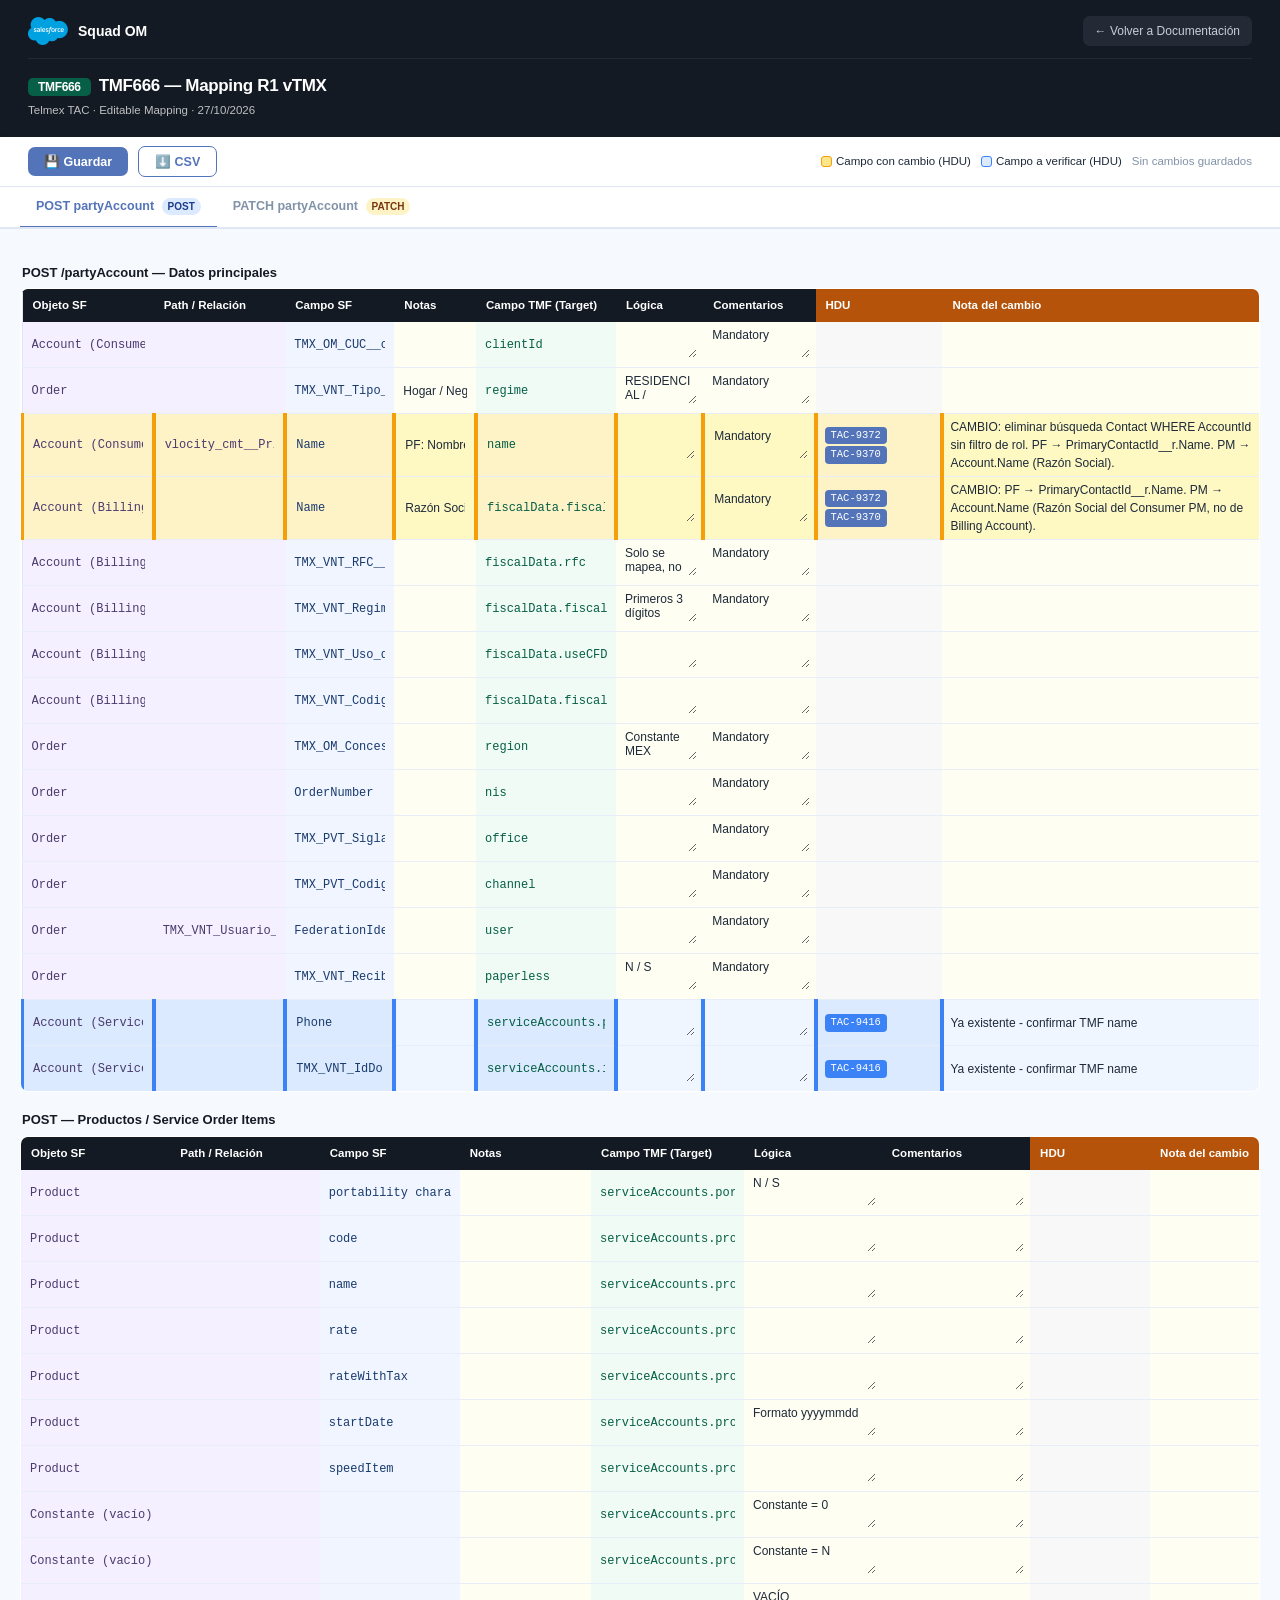
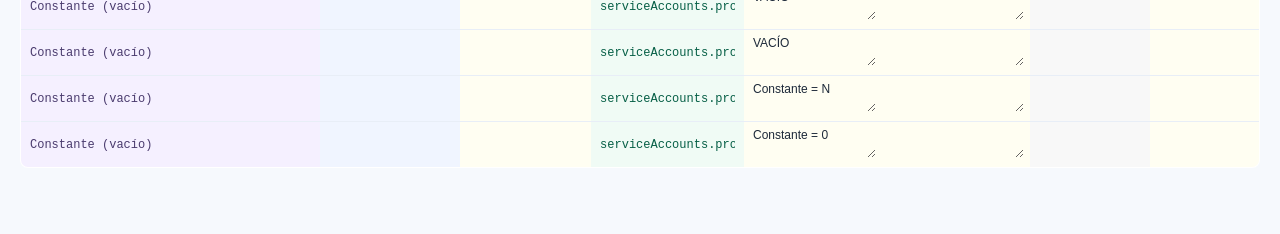
<file: docs/mappings/mapping-TMF666-R1.html>
<!doctype html><html lang="es"><head><meta charset="utf-8"/>
<meta name="viewport" content="width=device-width,initial-scale=1"/>
<title>Squad OM | TMF666 — Mapping R1 vTMX</title><style>
:root{--ink:#141a23;--cloud:#5374b9;--sky:#8fa7d9;--mist:#eef3fb;--fog:#f6f9fd;--line:#dfe7f5;--text:#1d2939;--muted:#8193a8;--paper:#fff;--signal:#fe9339;--red:#ea001e;--green:#2e844a;--green-bg:#f3fbf0;--sans:-apple-system,BlinkMacSystemFont,"Segoe UI",Roboto,sans-serif;--mono:"IBM Plex Mono",ui-monospace,monospace;}
*{box-sizing:border-box;margin:0;padding:0;}
body{background:var(--fog);color:var(--text);font-family:var(--sans);font-size:13px;line-height:1.5;}
header{background:var(--ink);color:#fff;padding:16px 28px 18px;}
/* Squad OM: barra de marca y regreso al portal */
.squad-bar{display:flex;align-items:center;gap:10px;margin-bottom:14px;padding-bottom:12px;border-bottom:1px solid #232a35;}
.squad-bar img{width:40px;height:auto;}
.squad-bar strong{font-size:14px;}
.squad-bar a{margin-left:auto;color:#c7cfdb;text-decoration:none;font-size:12px;background:#232a35;padding:6px 12px;border-radius:7px;}
.squad-bar a:hover{color:#fff;background:var(--cloud);}
header h1{font-size:17px;font-weight:900;letter-spacing:-.02em;margin-bottom:3px;}
header .sub{font-size:11.5px;opacity:.72;}
.toolbar{display:flex;gap:10px;align-items:center;flex-wrap:wrap;background:var(--paper);border-bottom:1px solid var(--line);padding:9px 28px;box-shadow:0 2px 6px rgba(3,45,96,.06);}
.btn{padding:7px 16px;border-radius:7px;font-size:12.5px;font-weight:700;cursor:pointer;border:none;transition:.15s;}
.btn-save{background:var(--cloud);color:#fff;} .btn-save:hover{background:#0056b3;} .btn-save.saved{background:var(--green);}
.btn-exp{background:var(--paper);color:var(--cloud);border:1.5px solid var(--cloud);} .btn-exp:hover{background:var(--mist);}
.legend{display:flex;gap:10px;align-items:center;margin-left:auto;flex-wrap:wrap;}
.leg{font-size:11.5px;display:flex;align-items:center;gap:4px;}
.dot{width:11px;height:11px;border-radius:3px;display:inline-block;}
.dot-c{background:#fde68a;border:1.5px solid #f59e0b;}
.dot-v{background:#dbeafe;border:1.5px solid #3b82f6;}
.status{font-size:11.5px;color:var(--muted);}
.tabs{display:flex;background:var(--paper);border-bottom:2px solid var(--line);padding:0 20px;overflow-x:auto;}
.tab{padding:10px 16px;font-size:12.5px;font-weight:600;color:var(--muted);border-bottom:3px solid transparent;cursor:pointer;white-space:nowrap;transition:.1s;margin-bottom:-2px;}
.tab:hover{color:var(--cloud);} .tab.active{color:var(--cloud);border-bottom-color:var(--cloud);}
.pane{display:none;padding:16px 20px 48px;max-width:100%;overflow-x:auto;}
.pane.active{display:block;}
.sec-title{font-size:13px;font-weight:700;color:var(--ink);margin:18px 0 6px;padding-left:2px;}
table{width:100%;border-collapse:collapse;background:var(--paper);border:1px solid var(--line);border-radius:8px;overflow:hidden;font-size:12px;}
th{background:var(--ink);color:#fff;font-weight:700;text-align:left;padding:8px 10px;font-size:11.5px;white-space:nowrap;}
td{padding:4px 6px;border-bottom:1px solid #e8eef7;vertical-align:middle;}
tr:nth-child(even) td{background:#fafbfd;}
tr:hover td{background:#eef4ff!important;}
td.path{font-family:var(--mono);font-size:11px;color:#4a3b6e;background:#f5f0ff!important;min-width:120px;}
td.field{font-family:var(--mono);font-size:11px;color:#1a3b6e;background:#f0f5ff!important;min-width:90px;}
td.tmf{font-family:var(--mono);font-size:11px;color:#065f46;background:#f0fbf5!important;}
td.edit{background:#fffef2!important;}
td.hdu-cell{background:#f8f8f8!important;font-size:11px;min-width:120px;}
td input,td textarea{width:100%;border:none;background:transparent;font-family:inherit;font-size:12px;color:inherit;padding:2px 3px;border-radius:3px;resize:vertical;min-height:20px;outline:none;}
td input:focus,td textarea:focus{background:#fffde0;box-shadow:0 0 0 2px var(--sky);border-radius:3px;}
/* Row highlights */
tr.row-change td{background:#fef9c3!important;border-left:4px solid #f59e0b!important;}
tr.row-change td.path{background:#fef3c7!important;}
tr.row-change td.field{background:#fef3c7!important;}
tr.row-change td.tmf{background:#fef3c7!important;}
tr.row-change td.hdu-cell{background:#fef3c7!important;}
tr.row-verify td{background:#eff6ff!important;border-left:4px solid #3b82f6!important;}
tr.row-verify td.path{background:#dbeafe!important;}
tr.row-verify td.field{background:#dbeafe!important;}
tr.row-verify td.tmf{background:#dbeafe!important;}
tr.row-verify td.hdu-cell{background:#dbeafe!important;}
tr.row-change:hover td{background:#fde68a!important;}
tr.row-verify:hover td{background:#bfdbfe!important;}
tr.user-changed td{border-left:4px solid var(--signal)!important;}
.hdu-link{font-family:var(--mono);font-size:10.5px;background:var(--cloud);color:#fff;padding:1px 6px;border-radius:4px;text-decoration:none;display:inline-block;margin:1px 1px;}
.hdu-link.verify{background:#3b82f6;}
.badge{display:inline-block;font-size:10px;font-weight:700;padding:1px 6px;border-radius:10px;margin-left:4px;vertical-align:middle;}
.b1{background:#dbeafe;color:#1e3a8a;} .b2{background:#fce7f3;color:#9d174d;} .b3{background:#d1fae5;color:#065f46;} .b4{background:#fef3c7;color:#78350f;} .b5{background:#e9d5ff;color:#5b21b6;}
</style></head><body>
<header>
  <div class="squad-bar">
    <img src="../../assets/img/salesforce-logo.webp" alt="Salesforce">
    <strong>Squad OM</strong>
    <a href="../../#docs">&larr; Volver a Documentación</a>
  </div>
  <h1><span style="background:#065f46;color:#fff;padding:2px 10px;border-radius:5px;font-size:12px;margin-right:8px;">TMF666</span>TMF666 — Mapping R1 vTMX</h1>
  <div class="sub">Telmex TAC · Editable Mapping · 27/10/2026</div>
</header>
<div class="toolbar">
  <button class="btn btn-save" onclick="save()">💾 Guardar</button>
  <button class="btn btn-exp" onclick="exportCSV()">⬇️ CSV</button>
  <div class="legend">
    <div class="leg"><span class="dot dot-c"></span> Campo con cambio (HDU)</div>
    <div class="leg"><span class="dot dot-v"></span> Campo a verificar (HDU)</div>
  </div>
  <span class="status">Sin cambios guardados</span>
</div>
<div class="tabs"><div class="tab active" data-id="t0" onclick="tab('t0')">POST partyAccount <span class="badge b1">POST</span></div><div class="tab" data-id="t1" onclick="tab('t1')">PATCH partyAccount <span class="badge b4">PATCH</span></div></div>
<div class="pane active" data-id="t0"><div class="sec-title">POST /partyAccount — Datos principales</div><table><thead><tr>
  <th>Objeto SF</th><th>Path / Relación</th><th>Campo SF</th>
  <th>Notas</th><th>Campo TMF (Target)</th><th>Lógica</th><th>Comentarios</th>
  <th style="background:#b45309;">HDU</th><th style="background:#b45309;">Nota del cambio</th>
</tr></thead><tbody><tr>
    <td class="path"><input data-k="k0_so" value="Account (Consumer)"/></td>
    <td class="path"><input data-k="k0_sp" value=""/></td>
    <td class="field"><input data-k="k0_sf" value="TMX_OM_CUC__c"/></td>
    <td class="edit"><input data-k="k0_n" value=""/></td>
    <td class="tmf"><input data-k="k0_tf" value="clientId"/></td>
    <td class="edit"><textarea data-k="k0_lg" rows="2"></textarea></td>
    <td class="edit"><textarea data-k="k0_cm" rows="2">Mandatory</textarea></td>
    <td class="hdu-cell"></td><td class="edit"></td>
  </tr><tr>
    <td class="path"><input data-k="k1_so" value="Order"/></td>
    <td class="path"><input data-k="k1_sp" value=""/></td>
    <td class="field"><input data-k="k1_sf" value="TMX_VNT_Tipo_de_cliente__c"/></td>
    <td class="edit"><input data-k="k1_n" value="Hogar / Negocio"/></td>
    <td class="tmf"><input data-k="k1_tf" value="regime"/></td>
    <td class="edit"><textarea data-k="k1_lg" rows="2">RESIDENCIAL / COMERCIAL</textarea></td>
    <td class="edit"><textarea data-k="k1_cm" rows="2">Mandatory</textarea></td>
    <td class="hdu-cell"></td><td class="edit"></td>
  </tr><tr class="row-change">
    <td class="path"><input data-k="k2_so" value="Account (Consumer)"/></td>
    <td class="path"><input data-k="k2_sp" value="vlocity_cmt__PrimaryContactId__r"/></td>
    <td class="field"><input data-k="k2_sf" value="Name"/></td>
    <td class="edit"><input data-k="k2_n" value="PF: Nombre+Apellido / PM: Razón Social del Consumer"/></td>
    <td class="tmf"><input data-k="k2_tf" value="name"/></td>
    <td class="edit"><textarea data-k="k2_lg" rows="2"></textarea></td>
    <td class="edit"><textarea data-k="k2_cm" rows="2">Mandatory</textarea></td>
    <td class="hdu-cell"><a class="hdu-link" href="https://tmxrncomosi1.atlassian.net/browse/TAC-9372" target="_blank">TAC-9372</a> <a class="hdu-link" href="https://tmxrncomosi1.atlassian.net/browse/TAC-9370" target="_blank">TAC-9370</a></td><td class="edit">CAMBIO: eliminar búsqueda Contact WHERE AccountId sin filtro de rol. PF → PrimaryContactId__r.Name. PM → Account.Name (Razón Social).</td>
  </tr><tr class="row-change">
    <td class="path"><input data-k="k3_so" value="Account (Billing)"/></td>
    <td class="path"><input data-k="k3_sp" value=""/></td>
    <td class="field"><input data-k="k3_sf" value="Name"/></td>
    <td class="edit"><input data-k="k3_n" value="Razón Social / Nombre fiscal"/></td>
    <td class="tmf"><input data-k="k3_tf" value="fiscalData.fiscalName"/></td>
    <td class="edit"><textarea data-k="k3_lg" rows="2"></textarea></td>
    <td class="edit"><textarea data-k="k3_cm" rows="2">Mandatory</textarea></td>
    <td class="hdu-cell"><a class="hdu-link" href="https://tmxrncomosi1.atlassian.net/browse/TAC-9372" target="_blank">TAC-9372</a> <a class="hdu-link" href="https://tmxrncomosi1.atlassian.net/browse/TAC-9370" target="_blank">TAC-9370</a></td><td class="edit">CAMBIO: PF → PrimaryContactId__r.Name. PM → Account.Name (Razón Social del Consumer PM, no de Billing Account).</td>
  </tr><tr>
    <td class="path"><input data-k="k4_so" value="Account (Billing)"/></td>
    <td class="path"><input data-k="k4_sp" value=""/></td>
    <td class="field"><input data-k="k4_sf" value="TMX_VNT_RFC__c"/></td>
    <td class="edit"><input data-k="k4_n" value=""/></td>
    <td class="tmf"><input data-k="k4_tf" value="fiscalData.rfc"/></td>
    <td class="edit"><textarea data-k="k4_lg" rows="2">Solo se mapea, no se construye</textarea></td>
    <td class="edit"><textarea data-k="k4_cm" rows="2">Mandatory</textarea></td>
    <td class="hdu-cell"></td><td class="edit"></td>
  </tr><tr>
    <td class="path"><input data-k="k5_so" value="Account (Billing)"/></td>
    <td class="path"><input data-k="k5_sp" value=""/></td>
    <td class="field"><input data-k="k5_sf" value="TMX_VNT_Regimen_Fiscal__c"/></td>
    <td class="edit"><input data-k="k5_n" value=""/></td>
    <td class="tmf"><input data-k="k5_tf" value="fiscalData.fiscalRegime"/></td>
    <td class="edit"><textarea data-k="k5_lg" rows="2">Primeros 3 dígitos</textarea></td>
    <td class="edit"><textarea data-k="k5_cm" rows="2">Mandatory</textarea></td>
    <td class="hdu-cell"></td><td class="edit"></td>
  </tr><tr>
    <td class="path"><input data-k="k6_so" value="Account (Billing)"/></td>
    <td class="path"><input data-k="k6_sp" value=""/></td>
    <td class="field"><input data-k="k6_sf" value="TMX_VNT_Uso_de_CDFI__c"/></td>
    <td class="edit"><input data-k="k6_n" value=""/></td>
    <td class="tmf"><input data-k="k6_tf" value="fiscalData.useCFDI"/></td>
    <td class="edit"><textarea data-k="k6_lg" rows="2"></textarea></td>
    <td class="edit"><textarea data-k="k6_cm" rows="2"></textarea></td>
    <td class="hdu-cell"></td><td class="edit"></td>
  </tr><tr>
    <td class="path"><input data-k="k7_so" value="Account (Billing)"/></td>
    <td class="path"><input data-k="k7_sp" value=""/></td>
    <td class="field"><input data-k="k7_sf" value="TMX_VNT_Codigo_Postal_fiscal__c"/></td>
    <td class="edit"><input data-k="k7_n" value=""/></td>
    <td class="tmf"><input data-k="k7_tf" value="fiscalData.fiscalPostalCode"/></td>
    <td class="edit"><textarea data-k="k7_lg" rows="2"></textarea></td>
    <td class="edit"><textarea data-k="k7_cm" rows="2"></textarea></td>
    <td class="hdu-cell"></td><td class="edit"></td>
  </tr><tr>
    <td class="path"><input data-k="k8_so" value="Order"/></td>
    <td class="path"><input data-k="k8_sp" value=""/></td>
    <td class="field"><input data-k="k8_sf" value="TMX_OM_Concesionario__c"/></td>
    <td class="edit"><input data-k="k8_n" value=""/></td>
    <td class="tmf"><input data-k="k8_tf" value="region"/></td>
    <td class="edit"><textarea data-k="k8_lg" rows="2">Constante MEX</textarea></td>
    <td class="edit"><textarea data-k="k8_cm" rows="2">Mandatory</textarea></td>
    <td class="hdu-cell"></td><td class="edit"></td>
  </tr><tr>
    <td class="path"><input data-k="k9_so" value="Order"/></td>
    <td class="path"><input data-k="k9_sp" value=""/></td>
    <td class="field"><input data-k="k9_sf" value="OrderNumber"/></td>
    <td class="edit"><input data-k="k9_n" value=""/></td>
    <td class="tmf"><input data-k="k9_tf" value="nis"/></td>
    <td class="edit"><textarea data-k="k9_lg" rows="2"></textarea></td>
    <td class="edit"><textarea data-k="k9_cm" rows="2">Mandatory</textarea></td>
    <td class="hdu-cell"></td><td class="edit"></td>
  </tr><tr>
    <td class="path"><input data-k="k10_so" value="Order"/></td>
    <td class="path"><input data-k="k10_sp" value=""/></td>
    <td class="field"><input data-k="k10_sf" value="TMX_PVT_SiglasPISA__c"/></td>
    <td class="edit"><input data-k="k10_n" value=""/></td>
    <td class="tmf"><input data-k="k10_tf" value="office"/></td>
    <td class="edit"><textarea data-k="k10_lg" rows="2"></textarea></td>
    <td class="edit"><textarea data-k="k10_cm" rows="2">Mandatory</textarea></td>
    <td class="hdu-cell"></td><td class="edit"></td>
  </tr><tr>
    <td class="path"><input data-k="k11_so" value="Order"/></td>
    <td class="path"><input data-k="k11_sp" value=""/></td>
    <td class="field"><input data-k="k11_sf" value="TMX_PVT_CodigoCanalPISA__c"/></td>
    <td class="edit"><input data-k="k11_n" value=""/></td>
    <td class="tmf"><input data-k="k11_tf" value="channel"/></td>
    <td class="edit"><textarea data-k="k11_lg" rows="2"></textarea></td>
    <td class="edit"><textarea data-k="k11_cm" rows="2">Mandatory</textarea></td>
    <td class="hdu-cell"></td><td class="edit"></td>
  </tr><tr>
    <td class="path"><input data-k="k12_so" value="Order"/></td>
    <td class="path"><input data-k="k12_sp" value="TMX_VNT_Usuario_Envio__r"/></td>
    <td class="field"><input data-k="k12_sf" value="FederationIdentifier"/></td>
    <td class="edit"><input data-k="k12_n" value=""/></td>
    <td class="tmf"><input data-k="k12_tf" value="user"/></td>
    <td class="edit"><textarea data-k="k12_lg" rows="2"></textarea></td>
    <td class="edit"><textarea data-k="k12_cm" rows="2">Mandatory</textarea></td>
    <td class="hdu-cell"></td><td class="edit"></td>
  </tr><tr>
    <td class="path"><input data-k="k13_so" value="Order"/></td>
    <td class="path"><input data-k="k13_sp" value=""/></td>
    <td class="field"><input data-k="k13_sf" value="TMX_VNT_ReciboSinPapel__c"/></td>
    <td class="edit"><input data-k="k13_n" value=""/></td>
    <td class="tmf"><input data-k="k13_tf" value="paperless"/></td>
    <td class="edit"><textarea data-k="k13_lg" rows="2">N / S</textarea></td>
    <td class="edit"><textarea data-k="k13_cm" rows="2">Mandatory</textarea></td>
    <td class="hdu-cell"></td><td class="edit"></td>
  </tr><tr class="row-verify">
    <td class="path"><input data-k="k14_so" value="Account (Service)"/></td>
    <td class="path"><input data-k="k14_sp" value=""/></td>
    <td class="field"><input data-k="k14_sf" value="Phone"/></td>
    <td class="edit"><input data-k="k14_n" value=""/></td>
    <td class="tmf"><input data-k="k14_tf" value="serviceAccounts.phone"/></td>
    <td class="edit"><textarea data-k="k14_lg" rows="2"></textarea></td>
    <td class="edit"><textarea data-k="k14_cm" rows="2"></textarea></td>
    <td class="hdu-cell"><a class="hdu-link verify" href="https://tmxrncomosi1.atlassian.net/browse/TAC-9416" target="_blank">TAC-9416</a></td><td class="edit">Ya existente - confirmar TMF name</td>
  </tr><tr class="row-verify">
    <td class="path"><input data-k="k15_so" value="Account (Service)"/></td>
    <td class="path"><input data-k="k15_sp" value=""/></td>
    <td class="field"><input data-k="k15_sf" value="TMX_VNT_IdDomicilio__c"/></td>
    <td class="edit"><input data-k="k15_n" value=""/></td>
    <td class="tmf"><input data-k="k15_tf" value="serviceAccounts.installationAddress"/></td>
    <td class="edit"><textarea data-k="k15_lg" rows="2"></textarea></td>
    <td class="edit"><textarea data-k="k15_cm" rows="2"></textarea></td>
    <td class="hdu-cell"><a class="hdu-link verify" href="https://tmxrncomosi1.atlassian.net/browse/TAC-9416" target="_blank">TAC-9416</a></td><td class="edit">Ya existente - confirmar TMF name</td>
  </tr></tbody></table><div class="sec-title">POST — Productos / Service Order Items</div><table><thead><tr>
  <th>Objeto SF</th><th>Path / Relación</th><th>Campo SF</th>
  <th>Notas</th><th>Campo TMF (Target)</th><th>Lógica</th><th>Comentarios</th>
  <th style="background:#b45309;">HDU</th><th style="background:#b45309;">Nota del cambio</th>
</tr></thead><tbody><tr>
    <td class="path"><input data-k="k0_so" value="Product"/></td>
    <td class="path"><input data-k="k0_sp" value=""/></td>
    <td class="field"><input data-k="k0_sf" value="portability characteristic"/></td>
    <td class="edit"><input data-k="k0_n" value=""/></td>
    <td class="tmf"><input data-k="k0_tf" value="serviceAccounts.portability"/></td>
    <td class="edit"><textarea data-k="k0_lg" rows="2">N / S</textarea></td>
    <td class="edit"><textarea data-k="k0_cm" rows="2"></textarea></td>
    <td class="hdu-cell"></td><td class="edit"></td>
  </tr><tr>
    <td class="path"><input data-k="k1_so" value="Product"/></td>
    <td class="path"><input data-k="k1_sp" value=""/></td>
    <td class="field"><input data-k="k1_sf" value="code"/></td>
    <td class="edit"><input data-k="k1_n" value=""/></td>
    <td class="tmf"><input data-k="k1_tf" value="serviceAccounts.products.code"/></td>
    <td class="edit"><textarea data-k="k1_lg" rows="2"></textarea></td>
    <td class="edit"><textarea data-k="k1_cm" rows="2"></textarea></td>
    <td class="hdu-cell"></td><td class="edit"></td>
  </tr><tr>
    <td class="path"><input data-k="k2_so" value="Product"/></td>
    <td class="path"><input data-k="k2_sp" value=""/></td>
    <td class="field"><input data-k="k2_sf" value="name"/></td>
    <td class="edit"><input data-k="k2_n" value=""/></td>
    <td class="tmf"><input data-k="k2_tf" value="serviceAccounts.products.name"/></td>
    <td class="edit"><textarea data-k="k2_lg" rows="2"></textarea></td>
    <td class="edit"><textarea data-k="k2_cm" rows="2"></textarea></td>
    <td class="hdu-cell"></td><td class="edit"></td>
  </tr><tr>
    <td class="path"><input data-k="k3_so" value="Product"/></td>
    <td class="path"><input data-k="k3_sp" value=""/></td>
    <td class="field"><input data-k="k3_sf" value="rate"/></td>
    <td class="edit"><input data-k="k3_n" value=""/></td>
    <td class="tmf"><input data-k="k3_tf" value="serviceAccounts.products.rate.value"/></td>
    <td class="edit"><textarea data-k="k3_lg" rows="2"></textarea></td>
    <td class="edit"><textarea data-k="k3_cm" rows="2"></textarea></td>
    <td class="hdu-cell"></td><td class="edit"></td>
  </tr><tr>
    <td class="path"><input data-k="k4_so" value="Product"/></td>
    <td class="path"><input data-k="k4_sp" value=""/></td>
    <td class="field"><input data-k="k4_sf" value="rateWithTax"/></td>
    <td class="edit"><input data-k="k4_n" value=""/></td>
    <td class="tmf"><input data-k="k4_tf" value="serviceAccounts.products.rateWithTax.value"/></td>
    <td class="edit"><textarea data-k="k4_lg" rows="2"></textarea></td>
    <td class="edit"><textarea data-k="k4_cm" rows="2"></textarea></td>
    <td class="hdu-cell"></td><td class="edit"></td>
  </tr><tr>
    <td class="path"><input data-k="k5_so" value="Product"/></td>
    <td class="path"><input data-k="k5_sp" value=""/></td>
    <td class="field"><input data-k="k5_sf" value="startDate"/></td>
    <td class="edit"><input data-k="k5_n" value=""/></td>
    <td class="tmf"><input data-k="k5_tf" value="serviceAccounts.products.startDate"/></td>
    <td class="edit"><textarea data-k="k5_lg" rows="2">Formato yyyymmdd</textarea></td>
    <td class="edit"><textarea data-k="k5_cm" rows="2"></textarea></td>
    <td class="hdu-cell"></td><td class="edit"></td>
  </tr><tr>
    <td class="path"><input data-k="k6_so" value="Product"/></td>
    <td class="path"><input data-k="k6_sp" value=""/></td>
    <td class="field"><input data-k="k6_sf" value="speedItem"/></td>
    <td class="edit"><input data-k="k6_n" value=""/></td>
    <td class="tmf"><input data-k="k6_tf" value="serviceAccounts.products.speedItem"/></td>
    <td class="edit"><textarea data-k="k6_lg" rows="2"></textarea></td>
    <td class="edit"><textarea data-k="k6_cm" rows="2"></textarea></td>
    <td class="hdu-cell"></td><td class="edit"></td>
  </tr><tr>
    <td class="path"><input data-k="k7_so" value="Constante (vacío)"/></td>
    <td class="path"><input data-k="k7_sp" value=""/></td>
    <td class="field"><input data-k="k7_sf" value=""/></td>
    <td class="edit"><input data-k="k7_n" value=""/></td>
    <td class="tmf"><input data-k="k7_tf" value="serviceAccounts.products.installmentPayment.numberPeriods"/></td>
    <td class="edit"><textarea data-k="k7_lg" rows="2">Constante = 0</textarea></td>
    <td class="edit"><textarea data-k="k7_cm" rows="2"></textarea></td>
    <td class="hdu-cell"></td><td class="edit"></td>
  </tr><tr>
    <td class="path"><input data-k="k8_so" value="Constante (vacío)"/></td>
    <td class="path"><input data-k="k8_sp" value=""/></td>
    <td class="field"><input data-k="k8_sf" value=""/></td>
    <td class="edit"><input data-k="k8_n" value=""/></td>
    <td class="tmf"><input data-k="k8_tf" value="serviceAccounts.products.installmentPayment.AppliedInstallmentPayment"/></td>
    <td class="edit"><textarea data-k="k8_lg" rows="2">Constante = N</textarea></td>
    <td class="edit"><textarea data-k="k8_cm" rows="2"></textarea></td>
    <td class="hdu-cell"></td><td class="edit"></td>
  </tr><tr>
    <td class="path"><input data-k="k9_so" value="Constante (vacío)"/></td>
    <td class="path"><input data-k="k9_sp" value=""/></td>
    <td class="field"><input data-k="k9_sf" value=""/></td>
    <td class="edit"><input data-k="k9_n" value=""/></td>
    <td class="tmf"><input data-k="k9_tf" value="serviceAccounts.products.promotions.code"/></td>
    <td class="edit"><textarea data-k="k9_lg" rows="2">VACÍO</textarea></td>
    <td class="edit"><textarea data-k="k9_cm" rows="2"></textarea></td>
    <td class="hdu-cell"></td><td class="edit"></td>
  </tr><tr>
    <td class="path"><input data-k="k10_so" value="Constante (vacío)"/></td>
    <td class="path"><input data-k="k10_sp" value=""/></td>
    <td class="field"><input data-k="k10_sf" value=""/></td>
    <td class="edit"><input data-k="k10_n" value=""/></td>
    <td class="tmf"><input data-k="k10_tf" value="serviceAccounts.products.promotions.name"/></td>
    <td class="edit"><textarea data-k="k10_lg" rows="2">VACÍO</textarea></td>
    <td class="edit"><textarea data-k="k10_cm" rows="2"></textarea></td>
    <td class="hdu-cell"></td><td class="edit"></td>
  </tr><tr>
    <td class="path"><input data-k="k11_so" value="Constante (vacío)"/></td>
    <td class="path"><input data-k="k11_sp" value=""/></td>
    <td class="field"><input data-k="k11_sf" value=""/></td>
    <td class="edit"><input data-k="k11_n" value=""/></td>
    <td class="tmf"><input data-k="k11_tf" value="serviceAccounts.products.promotions.calculateBonus"/></td>
    <td class="edit"><textarea data-k="k11_lg" rows="2">Constante = N</textarea></td>
    <td class="edit"><textarea data-k="k11_cm" rows="2"></textarea></td>
    <td class="hdu-cell"></td><td class="edit"></td>
  </tr><tr>
    <td class="path"><input data-k="k12_so" value="Constante (vacío)"/></td>
    <td class="path"><input data-k="k12_sp" value=""/></td>
    <td class="field"><input data-k="k12_sf" value=""/></td>
    <td class="edit"><input data-k="k12_n" value=""/></td>
    <td class="tmf"><input data-k="k12_tf" value="serviceAccounts.products.promotions.discountPercentage"/></td>
    <td class="edit"><textarea data-k="k12_lg" rows="2">Constante = 0</textarea></td>
    <td class="edit"><textarea data-k="k12_cm" rows="2"></textarea></td>
    <td class="hdu-cell"></td><td class="edit"></td>
  </tr></tbody></table></div><div class="pane" data-id="t1">
<div class="sec-title">PATCH /partyAccount &mdash; Homologar Cuenta y Assets en PISA</div>
<div style="margin:8px 0 12px;padding:10px 14px;background:#fef9c3;border-left:4px solid #f59e0b;border-radius:0 6px 6px 0;font-size:12px">
  <strong>Contrato:</strong> TMF666 MuleSoft v1.1 &mdash; DataRaptor propio (distinto del POST de Envio a Facturacion).
  Campos nuevos TAC-9416: <strong>Consumer id + CUC, Billing billingCode, Service addressId, Contacto, Billing Group, Suscripcion, Assets con estructura nueva (assetId / assetUniqueKey / assetBillingCode)</strong>.
  La seccion <code>products[]</code> (voiceAssetId / dataAssetId) <strong>desaparece</strong> y es reemplazada por <code>assets[]</code>.
</div>

<div class="sec-title">Seccion: order</div>
<table><thead><tr>
  <th>Objeto SF</th><th>Path / Relacion</th><th>Campo SF</th>
  <th>Notas</th><th>Campo TMF (Target)</th><th>Logica</th><th>Comentarios</th>
  <th style="background:#b45309;">HDU</th><th style="background:#b45309;">Estado</th>
</tr></thead><tbody>
<tr>
  <td class="path"><input data-k="o0_so" value="Order"/></td>
  <td class="path"><input data-k="o0_sp" value=""/></td>
  <td class="field"><input data-k="o0_sf" value="OrderNumber"/></td>
  <td class="edit"><input data-k="o0_n" value="NIS / numero de orden"/></td>
  <td class="tmf"><input data-k="o0_tf" value="order.number"/></td>
  <td class="edit"><textarea data-k="o0_lg" rows="2"></textarea></td>
  <td class="edit"><textarea data-k="o0_cm" rows="2"></textarea></td>
  <td class="hdu-cell"></td>
  <td class="edit">Existente</td>
</tr>
<tr>
  <td class="path"><input data-k="o1_so" value="Order"/></td>
  <td class="path"><input data-k="o1_sp" value=""/></td>
  <td class="field"><input data-k="o1_sf" value="TMX_VNT_RequierePortabilidad__c"/></td>
  <td class="edit"><input data-k="o1_n" value="true si porta requerida"/></td>
  <td class="tmf"><input data-k="o1_tf" value="order.portaRequired"/></td>
  <td class="edit"><textarea data-k="o1_lg" rows="2">boolean</textarea></td>
  <td class="edit"><textarea data-k="o1_cm" rows="2"></textarea></td>
  <td class="hdu-cell"></td>
  <td class="edit">Existente</td>
</tr>
</tbody></table>

<div class="sec-title">Seccion: accounts[] &mdash; Billing, Service, Consumer, Contact, BillingGroup, Subscription</div>
<table><thead><tr>
  <th>Objeto SF</th><th>Path / Relacion</th><th>Campo SF</th>
  <th>Notas</th><th>Campo TMF (Target)</th><th>Logica</th><th>Comentarios</th>
  <th style="background:#b45309;">HDU</th><th style="background:#b45309;">Estado</th>
</tr></thead><tbody>
<tr>
  <td class="path"><input data-k="ab0_so" value="Account (Billing)"/></td>
  <td class="path"><input data-k="ab0_sp" value="accounts[type=Billing]"/></td>
  <td class="field"><input data-k="ab0_sf" value="Id"/></td>
  <td class="edit"><input data-k="ab0_n" value="SF Id del Billing Account"/></td>
  <td class="tmf"><input data-k="ab0_tf" value="accounts[].id  (type=Billing)"/></td>
  <td class="edit"><textarea data-k="ab0_lg" rows="2">Salesforce Id</textarea></td>
  <td class="edit"><textarea data-k="ab0_cm" rows="2"></textarea></td>
  <td class="hdu-cell"></td>
  <td class="edit">Existente</td>
</tr>
<tr>
  <td class="path"><input data-k="ab1_so" value="Account (Billing)"/></td>
  <td class="path"><input data-k="ab1_sp" value="accounts[type=Billing]"/></td>
  <td class="field"><input data-k="ab1_sf" value="Phone"/></td>
  <td class="edit"><input data-k="ab1_n" value=""/></td>
  <td class="tmf"><input data-k="ab1_tf" value="accounts[].billingPhone  (type=Billing)"/></td>
  <td class="edit"><textarea data-k="ab1_lg" rows="2"></textarea></td>
  <td class="edit"><textarea data-k="ab1_cm" rows="2"></textarea></td>
  <td class="hdu-cell"></td>
  <td class="edit">Existente</td>
</tr>
<tr class="row-change">
  <td class="path"><input data-k="ab2_so" value="Account (Billing)"/></td>
  <td class="path"><input data-k="ab2_sp" value="accounts[type=Billing]"/></td>
  <td class="field"><input data-k="ab2_sf" value="TMX_OM_PisaBillingAccount_Id__c"/></td>
  <td class="edit"><input data-k="ab2_n" value="External ID PISA del Billing Account"/></td>
  <td class="tmf"><input data-k="ab2_tf" value="accounts[].billingCode  (type=Billing)"/></td>
  <td class="edit"><textarea data-k="ab2_lg" rows="2"></textarea></td>
  <td class="edit"><textarea data-k="ab2_cm" rows="2"></textarea></td>
  <td class="hdu-cell"><a class="hdu-link" href="https://tmxrncomosi1.atlassian.net/browse/TAC-9416" target="_blank">TAC-9416</a></td>
  <td class="edit">NUEVO</td>
</tr>
<tr>
  <td class="path"><input data-k="as0_so" value="Account (Service)"/></td>
  <td class="path"><input data-k="as0_sp" value="accounts[type=Service]"/></td>
  <td class="field"><input data-k="as0_sf" value="Id"/></td>
  <td class="edit"><input data-k="as0_n" value="SF Id del Service Account"/></td>
  <td class="tmf"><input data-k="as0_tf" value="accounts[].id  (type=Service)"/></td>
  <td class="edit"><textarea data-k="as0_lg" rows="2">Salesforce Id</textarea></td>
  <td class="edit"><textarea data-k="as0_cm" rows="2"></textarea></td>
  <td class="hdu-cell"></td>
  <td class="edit">Existente</td>
</tr>
<tr>
  <td class="path"><input data-k="as1_so" value="Account (Service)"/></td>
  <td class="path"><input data-k="as1_sp" value="accounts[type=Service]"/></td>
  <td class="field"><input data-k="as1_sf" value="Phone"/></td>
  <td class="edit"><input data-k="as1_n" value=""/></td>
  <td class="tmf"><input data-k="as1_tf" value="accounts[].phone  (type=Service)"/></td>
  <td class="edit"><textarea data-k="as1_lg" rows="2"></textarea></td>
  <td class="edit"><textarea data-k="as1_cm" rows="2"></textarea></td>
  <td class="hdu-cell"></td>
  <td class="edit">Existente</td>
</tr>
<tr>
  <td class="path"><input data-k="as2_so" value="Account (Service)"/></td>
  <td class="path"><input data-k="as2_sp" value="accounts[type=Service]"/></td>
  <td class="field"><input data-k="as2_sf" value="TMX_VNT_IdDomicilio__c"/></td>
  <td class="edit"><input data-k="as2_n" value="Biblioteca / libreria de la orden"/></td>
  <td class="tmf"><input data-k="as2_tf" value="accounts[].librery  (type=Service)"/></td>
  <td class="edit"><textarea data-k="as2_lg" rows="2"></textarea></td>
  <td class="edit"><textarea data-k="as2_cm" rows="2"></textarea></td>
  <td class="hdu-cell"></td>
  <td class="edit">Existente</td>
</tr>
<tr class="row-change">
  <td class="path"><input data-k="as3_so" value="Account (Service)"/></td>
  <td class="path"><input data-k="as3_sp" value="accounts[type=Service]"/></td>
  <td class="field"><input data-k="as3_sf" value="TMX_VNT_IdDomicilio__c"/></td>
  <td class="edit"><input data-k="as3_n" value="External ID PISA del Service Account (Id Domicilio)"/></td>
  <td class="tmf"><input data-k="as3_tf" value="accounts[].addressId  (type=Service)"/></td>
  <td class="edit"><textarea data-k="as3_lg" rows="2">TMX_VNT_IdDomicilio__c = External ID de la Service Account</textarea></td>
  <td class="edit"><textarea data-k="as3_cm" rows="2"></textarea></td>
  <td class="hdu-cell"><a class="hdu-link" href="https://tmxrncomosi1.atlassian.net/browse/TAC-9416" target="_blank">TAC-9416</a></td>
  <td class="edit">NUEVO</td>
</tr>
<tr class="row-change">
  <td class="path"><input data-k="ac0_so" value="Account (Consumer)"/></td>
  <td class="path"><input data-k="ac0_sp" value="accounts[type=Consumer]"/></td>
  <td class="field"><input data-k="ac0_sf" value="Id"/></td>
  <td class="edit"><input data-k="ac0_n" value="SF Id del Consumer Account"/></td>
  <td class="tmf"><input data-k="ac0_tf" value="accounts[].id  (type=Consumer)"/></td>
  <td class="edit"><textarea data-k="ac0_lg" rows="2">Salesforce Id</textarea></td>
  <td class="edit"><textarea data-k="ac0_cm" rows="2"></textarea></td>
  <td class="hdu-cell"><a class="hdu-link" href="https://tmxrncomosi1.atlassian.net/browse/TAC-9416" target="_blank">TAC-9416</a></td>
  <td class="edit">NUEVO</td>
</tr>
<tr class="row-change">
  <td class="path"><input data-k="ac1_so" value="Account (Consumer)"/></td>
  <td class="path"><input data-k="ac1_sp" value="accounts[type=Consumer]"/></td>
  <td class="field"><input data-k="ac1_sf" value="TMX_OM_CUC__c"/></td>
  <td class="edit"><input data-k="ac1_n" value="CUC del cliente en PISA"/></td>
  <td class="tmf"><input data-k="ac1_tf" value="accounts[].cuc  (type=Consumer)"/></td>
  <td class="edit"><textarea data-k="ac1_lg" rows="2">External ID PISA del Consumer</textarea></td>
  <td class="edit"><textarea data-k="ac1_cm" rows="2"></textarea></td>
  <td class="hdu-cell"><a class="hdu-link" href="https://tmxrncomosi1.atlassian.net/browse/TAC-9416" target="_blank">TAC-9416</a></td>
  <td class="edit">NUEVO</td>
</tr>
<tr class="row-change">
  <td class="path"><input data-k="ak0_so" value="Contact"/></td>
  <td class="path"><input data-k="ak0_sp" value="accounts[type=Consumer]"/></td>
  <td class="field"><input data-k="ak0_sf" value="Id"/></td>
  <td class="edit"><input data-k="ak0_n" value="SF Id del Contacto principal"/></td>
  <td class="tmf"><input data-k="ak0_tf" value="accounts[].contactId  (type=Consumer)"/></td>
  <td class="edit"><textarea data-k="ak0_lg" rows="2">Account.vlocity_cmt__PrimaryContactId__c</textarea></td>
  <td class="edit"><textarea data-k="ak0_cm" rows="2"></textarea></td>
  <td class="hdu-cell"><a class="hdu-link" href="https://tmxrncomosi1.atlassian.net/browse/TAC-9416" target="_blank">TAC-9416</a></td>
  <td class="edit">NUEVO</td>
</tr>
<tr class="row-change">
  <td class="path"><input data-k="ak1_so" value="Contact"/></td>
  <td class="path"><input data-k="ak1_sp" value="accounts[type=Consumer]"/></td>
  <td class="field"><input data-k="ak1_sf" value="TMX_VNT_NumeroTelefonico__c"/></td>
  <td class="edit"><input data-k="ak1_n" value="Numero telefonico del contacto"/></td>
  <td class="tmf"><input data-k="ak1_tf" value="accounts[].contactPhone  (type=Consumer)"/></td>
  <td class="edit"><textarea data-k="ak1_lg" rows="2"></textarea></td>
  <td class="edit"><textarea data-k="ak1_cm" rows="2"></textarea></td>
  <td class="hdu-cell"><a class="hdu-link" href="https://tmxrncomosi1.atlassian.net/browse/TAC-9416" target="_blank">TAC-9416</a></td>
  <td class="edit">NUEVO</td>
</tr>
<tr class="row-change">
  <td class="path"><input data-k="ag0_so" value="TMX_CROSS_GrupoFacturacion__c"/></td>
  <td class="path"><input data-k="ag0_sp" value="accounts[type=BillingGroup]"/></td>
  <td class="field"><input data-k="ag0_sf" value="Id"/></td>
  <td class="edit"><input data-k="ag0_n" value="SF Id del Billing Group"/></td>
  <td class="tmf"><input data-k="ag0_tf" value="accounts[].id  (type=BillingGroup)"/></td>
  <td class="edit"><textarea data-k="ag0_lg" rows="2">Salesforce Id</textarea></td>
  <td class="edit"><textarea data-k="ag0_cm" rows="2"></textarea></td>
  <td class="hdu-cell"><a class="hdu-link" href="https://tmxrncomosi1.atlassian.net/browse/TAC-9416" target="_blank">TAC-9416</a></td>
  <td class="edit">NUEVO</td>
</tr>
<tr class="row-change">
  <td class="path"><input data-k="ag1_so" value="TMX_CROSS_GrupoFacturacion__c"/></td>
  <td class="path"><input data-k="ag1_sp" value="accounts[type=BillingGroup]"/></td>
  <td class="field"><input data-k="ag1_sf" value="TMX_OM_Pisa_BillingAccount_Id__c"/></td>
  <td class="edit"><input data-k="ag1_n" value="External ID PISA del Billing Group"/></td>
  <td class="tmf"><input data-k="ag1_tf" value="accounts[].billingGroupCode  (type=BillingGroup)"/></td>
  <td class="edit"><textarea data-k="ag1_lg" rows="2">Puede estar vacio si aun no fue homologado con PISA</textarea></td>
  <td class="edit"><textarea data-k="ag1_cm" rows="2"></textarea></td>
  <td class="hdu-cell"><a class="hdu-link" href="https://tmxrncomosi1.atlassian.net/browse/TAC-9416" target="_blank">TAC-9416</a></td>
  <td class="edit">NUEVO</td>
</tr>
<tr class="row-change">
  <td class="path"><input data-k="au0_so" value="vlocity_cmt__Subscription__c"/></td>
  <td class="path"><input data-k="au0_sp" value="accounts[type=Subscription]"/></td>
  <td class="field"><input data-k="au0_sf" value="Id"/></td>
  <td class="edit"><input data-k="au0_n" value="SF Id de la Suscripcion"/></td>
  <td class="tmf"><input data-k="au0_tf" value="accounts[].id  (type=Subscription)"/></td>
  <td class="edit"><textarea data-k="au0_lg" rows="2">Salesforce Id</textarea></td>
  <td class="edit"><textarea data-k="au0_cm" rows="2"></textarea></td>
  <td class="hdu-cell"><a class="hdu-link" href="https://tmxrncomosi1.atlassian.net/browse/TAC-9416" target="_blank">TAC-9416</a></td>
  <td class="edit">NUEVO</td>
</tr>
<tr class="row-change">
  <td class="path"><input data-k="au1_so" value="vlocity_cmt__Subscription__c"/></td>
  <td class="path"><input data-k="au1_sp" value="accounts[type=Subscription]"/></td>
  <td class="field"><input data-k="au1_sf" value="vlocity_cmt__SubscriptionNumber__c"/></td>
  <td class="edit"><input data-k="au1_n" value="Numero de servicio PISA (External ID)"/></td>
  <td class="tmf"><input data-k="au1_tf" value="accounts[].subscriptionNumber  (type=Subscription)"/></td>
  <td class="edit"><textarea data-k="au1_lg" rows="2"></textarea></td>
  <td class="edit"><textarea data-k="au1_cm" rows="2"></textarea></td>
  <td class="hdu-cell"><a class="hdu-link" href="https://tmxrncomosi1.atlassian.net/browse/TAC-9416" target="_blank">TAC-9416</a></td>
  <td class="edit">NUEVO</td>
</tr>
</tbody></table>

<div class="sec-title">Seccion: assets[] &mdash; NUEVO (reemplaza products[].voiceAssetId / dataAssetId)</div>
<table><thead><tr>
  <th>Objeto SF</th><th>Path / Relacion</th><th>Campo SF</th>
  <th>Notas</th><th>Campo TMF (Target)</th><th>Logica</th><th>Comentarios</th>
  <th style="background:#b45309;">HDU</th><th style="background:#b45309;">Estado</th>
</tr></thead><tbody>
<tr class="row-change">
  <td class="path"><input data-k="ad0_so" value="Asset"/></td>
  <td class="path"><input data-k="ad0_sp" value="assets[]"/></td>
  <td class="field"><input data-k="ad0_sf" value="Id"/></td>
  <td class="edit"><input data-k="ad0_n" value="SF Id del Asset"/></td>
  <td class="tmf"><input data-k="ad0_tf" value="assets[].assetId"/></td>
  <td class="edit"><textarea data-k="ad0_lg" rows="2">Salesforce Id del Asset</textarea></td>
  <td class="edit"><textarea data-k="ad0_cm" rows="2"></textarea></td>
  <td class="hdu-cell"><a class="hdu-link" href="https://tmxrncomosi1.atlassian.net/browse/TAC-9416" target="_blank">TAC-9416</a></td>
  <td class="edit">NUEVO — reemplaza voiceAssetId/dataAssetId</td>
</tr>
<tr class="row-change">
  <td class="path"><input data-k="ad1_so" value="Asset"/></td>
  <td class="path"><input data-k="ad1_sp" value="assets[]"/></td>
  <td class="field"><input data-k="ad1_sf" value="TMX_CROSS_LlaveUnica__c"/></td>
  <td class="edit"><input data-k="ad1_n" value="Llave unica del Asset (Numero Servicio + Codigo Facturacion)"/></td>
  <td class="tmf"><input data-k="ad1_tf" value="assets[].assetUniqueKey"/></td>
  <td class="edit"><textarea data-k="ad1_lg" rows="2">Numero de Servicio + codigo de facturacion del atributo del producto</textarea></td>
  <td class="edit"><textarea data-k="ad1_cm" rows="2"></textarea></td>
  <td class="hdu-cell"><a class="hdu-link" href="https://tmxrncomosi1.atlassian.net/browse/TAC-9416" target="_blank">TAC-9416</a></td>
  <td class="edit">NUEVO</td>
</tr>
<tr class="row-change">
  <td class="path"><input data-k="ad2_so" value="Asset"/></td>
  <td class="path"><input data-k="ad2_sp" value="assets[]"/></td>
  <td class="field"><input data-k="ad2_sf" value="TMX_CROSS_ProductoBUC__c o atributo"/></td>
  <td class="edit"><input data-k="ad2_n" value="Codigo de facturacion del producto (billing code)"/></td>
  <td class="tmf"><input data-k="ad2_tf" value="assets[].assetBillingCode"/></td>
  <td class="edit"><textarea data-k="ad2_lg" rows="2">Atributo ATT_CODIGO_FACTURACION del catalogo EPC</textarea></td>
  <td class="edit"><textarea data-k="ad2_cm" rows="2">Confirmar campo fuente con OM</textarea></td>
  <td class="hdu-cell"><a class="hdu-link" href="https://tmxrncomosi1.atlassian.net/browse/TAC-9416" target="_blank">TAC-9416</a></td>
  <td class="edit">NUEVO</td>
</tr>
</tbody></table>
</div>
<script>
const KEY = location.pathname.split('/').pop().replace('.html','');
function save(){
  const d={};
  document.querySelectorAll('[data-k]').forEach(el=>{ d[el.dataset.k]=el.value; });
  localStorage.setItem(KEY,JSON.stringify(d));
  const b=document.querySelector('.btn-save');
  b.classList.add('saved'); b.textContent='✅ Guardado';
  document.querySelector('.status').textContent='Guardado: '+new Date().toLocaleTimeString('es-MX');
  setTimeout(()=>{ b.classList.remove('saved'); b.textContent='💾 Guardar'; },1800);
}
function load(){
  const raw=localStorage.getItem(KEY);
  if(!raw) return;
  const d=JSON.parse(raw);
  document.querySelectorAll('[data-k]').forEach(el=>{ if(d[el.dataset.k]!=null) el.value=d[el.dataset.k]; });
}
function exportCSV(){
  let csv='Objeto SF,Path SF,Campo SF,Notas,Campo TMF,Lógica,Comentarios,HDU Cambio,Nota Cambio\n';
  document.querySelectorAll('table tbody tr').forEach(tr=>{
    const cells=[...tr.querySelectorAll('td')].map(td=>{
      const inp=td.querySelector('[data-k]');
      return '"'+((inp?inp.value:td.innerText)||'').replace(/"/g,"'").replace(/\n/g,' ')+'"';
    });
    if(cells.length>1) csv+=cells.join(',')+' \n';
  });
  const a=document.createElement('a');
  a.href='data:text/csv;charset=utf-8,'+encodeURIComponent(csv);
  a.download=KEY+'.csv'; a.click();
}
function tab(id){
  document.querySelectorAll('.tab').forEach(t=>t.classList.toggle('active', t.dataset.id===id));
  document.querySelectorAll('.pane').forEach(p=>p.classList.toggle('active', p.dataset.id===id));
}
document.addEventListener('DOMContentLoaded',()=>{
  load();
  document.querySelectorAll('[data-k]').forEach(el=>{
    el.addEventListener('input',()=>{ el.closest('tr')?.classList.add('user-changed'); });
  });
});
</script></body></html>
</file>
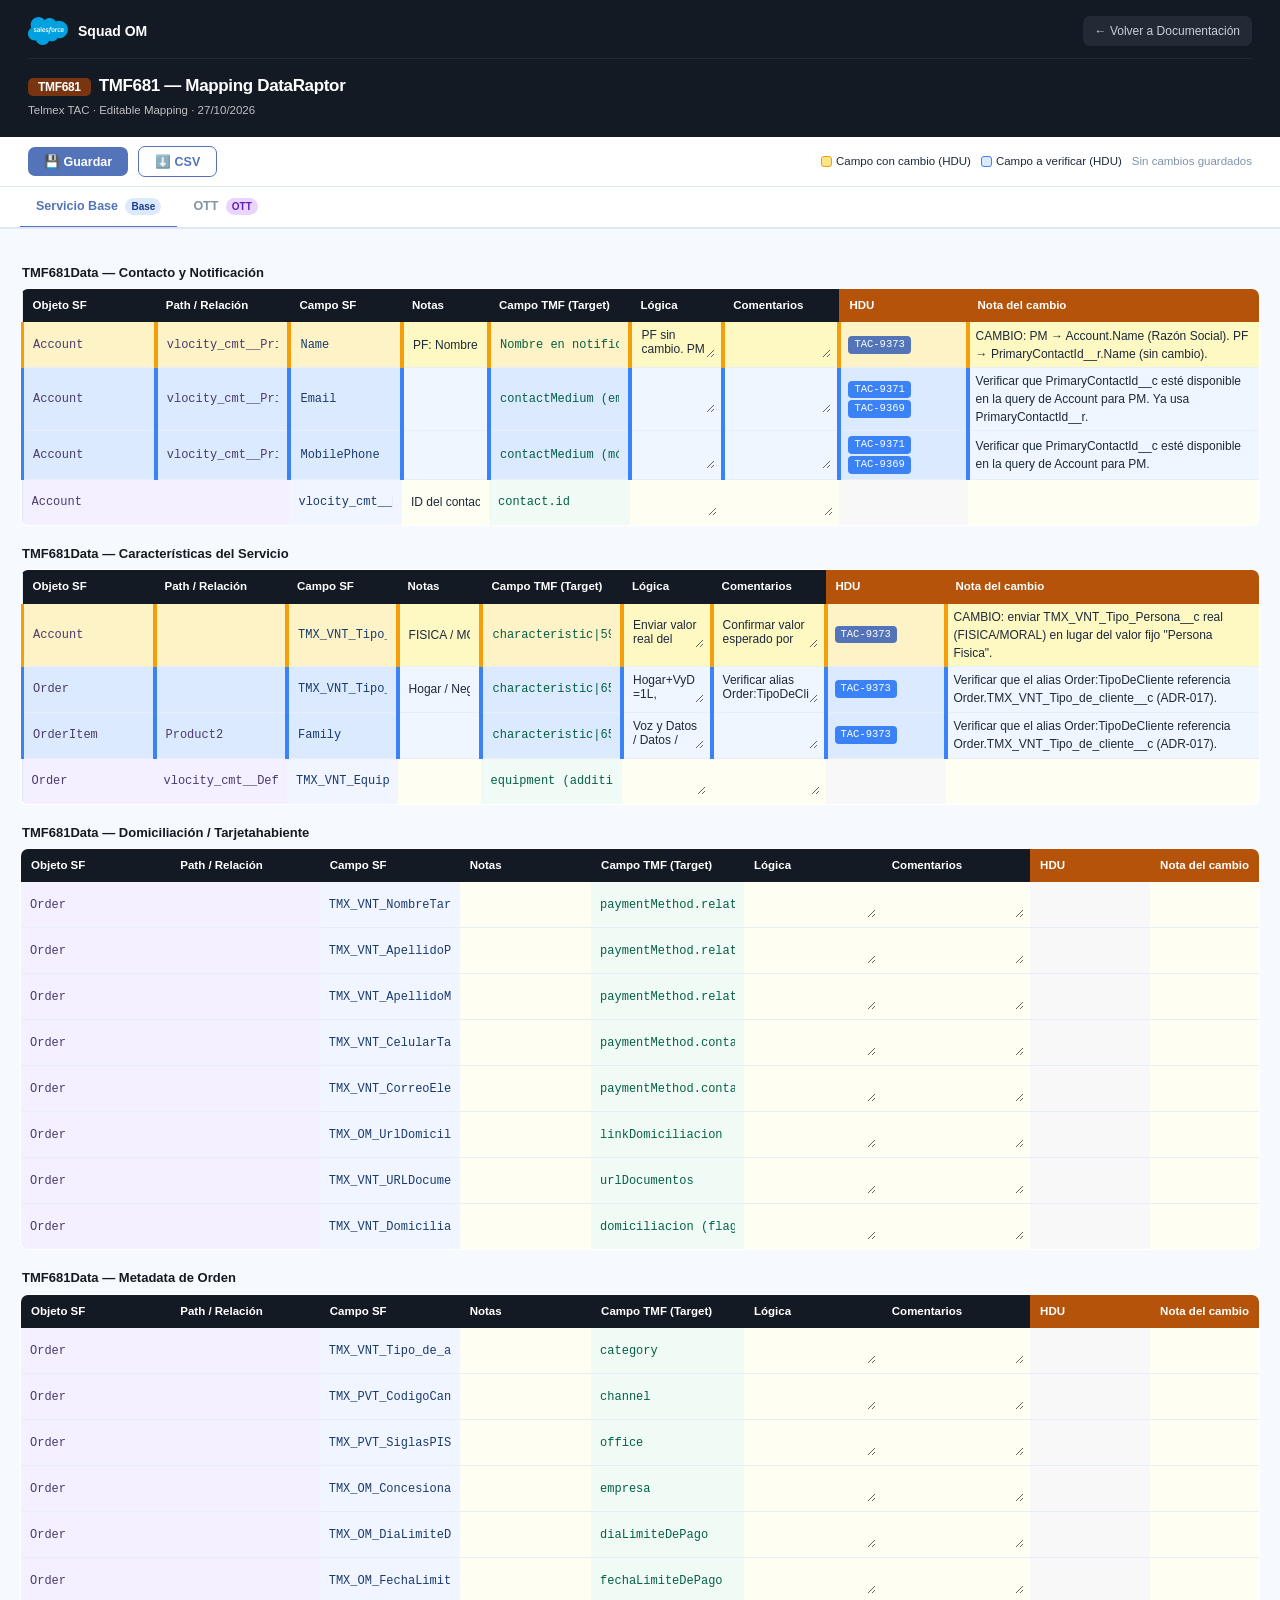
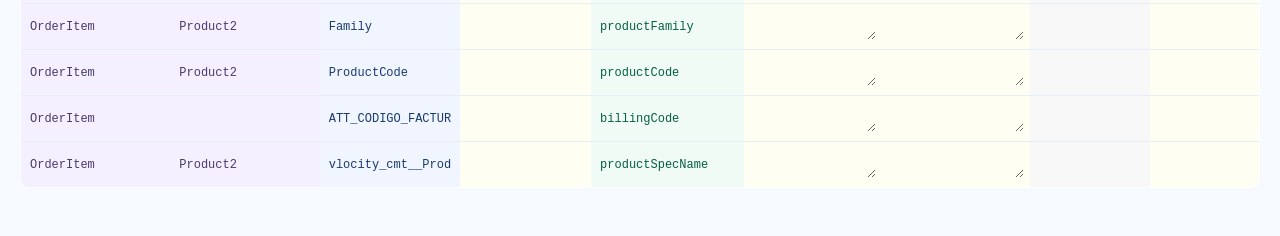
<file: docs/mappings/mapping-TMF681.html>
<!doctype html><html lang="es"><head><meta charset="utf-8"/>
<meta name="viewport" content="width=device-width,initial-scale=1"/>
<title>Squad OM | TMF681 — Mapping DataRaptor</title><style>
:root{--ink:#141a23;--cloud:#5374b9;--sky:#8fa7d9;--mist:#eef3fb;--fog:#f6f9fd;--line:#dfe7f5;--text:#1d2939;--muted:#8193a8;--paper:#fff;--signal:#fe9339;--red:#ea001e;--green:#2e844a;--green-bg:#f3fbf0;--sans:-apple-system,BlinkMacSystemFont,"Segoe UI",Roboto,sans-serif;--mono:"IBM Plex Mono",ui-monospace,monospace;}
*{box-sizing:border-box;margin:0;padding:0;}
body{background:var(--fog);color:var(--text);font-family:var(--sans);font-size:13px;line-height:1.5;}
header{background:var(--ink);color:#fff;padding:16px 28px 18px;}
/* Squad OM: barra de marca y regreso al portal */
.squad-bar{display:flex;align-items:center;gap:10px;margin-bottom:14px;padding-bottom:12px;border-bottom:1px solid #232a35;}
.squad-bar img{width:40px;height:auto;}
.squad-bar strong{font-size:14px;}
.squad-bar a{margin-left:auto;color:#c7cfdb;text-decoration:none;font-size:12px;background:#232a35;padding:6px 12px;border-radius:7px;}
.squad-bar a:hover{color:#fff;background:var(--cloud);}
header h1{font-size:17px;font-weight:900;letter-spacing:-.02em;margin-bottom:3px;}
header .sub{font-size:11.5px;opacity:.72;}
.toolbar{display:flex;gap:10px;align-items:center;flex-wrap:wrap;background:var(--paper);border-bottom:1px solid var(--line);padding:9px 28px;box-shadow:0 2px 6px rgba(3,45,96,.06);}
.btn{padding:7px 16px;border-radius:7px;font-size:12.5px;font-weight:700;cursor:pointer;border:none;transition:.15s;}
.btn-save{background:var(--cloud);color:#fff;} .btn-save:hover{background:#0056b3;} .btn-save.saved{background:var(--green);}
.btn-exp{background:var(--paper);color:var(--cloud);border:1.5px solid var(--cloud);} .btn-exp:hover{background:var(--mist);}
.legend{display:flex;gap:10px;align-items:center;margin-left:auto;flex-wrap:wrap;}
.leg{font-size:11.5px;display:flex;align-items:center;gap:4px;}
.dot{width:11px;height:11px;border-radius:3px;display:inline-block;}
.dot-c{background:#fde68a;border:1.5px solid #f59e0b;}
.dot-v{background:#dbeafe;border:1.5px solid #3b82f6;}
.status{font-size:11.5px;color:var(--muted);}
.tabs{display:flex;background:var(--paper);border-bottom:2px solid var(--line);padding:0 20px;overflow-x:auto;}
.tab{padding:10px 16px;font-size:12.5px;font-weight:600;color:var(--muted);border-bottom:3px solid transparent;cursor:pointer;white-space:nowrap;transition:.1s;margin-bottom:-2px;}
.tab:hover{color:var(--cloud);} .tab.active{color:var(--cloud);border-bottom-color:var(--cloud);}
.pane{display:none;padding:16px 20px 48px;max-width:100%;overflow-x:auto;}
.pane.active{display:block;}
.sec-title{font-size:13px;font-weight:700;color:var(--ink);margin:18px 0 6px;padding-left:2px;}
table{width:100%;border-collapse:collapse;background:var(--paper);border:1px solid var(--line);border-radius:8px;overflow:hidden;font-size:12px;}
th{background:var(--ink);color:#fff;font-weight:700;text-align:left;padding:8px 10px;font-size:11.5px;white-space:nowrap;}
td{padding:4px 6px;border-bottom:1px solid #e8eef7;vertical-align:middle;}
tr:nth-child(even) td{background:#fafbfd;}
tr:hover td{background:#eef4ff!important;}
td.path{font-family:var(--mono);font-size:11px;color:#4a3b6e;background:#f5f0ff!important;min-width:120px;}
td.field{font-family:var(--mono);font-size:11px;color:#1a3b6e;background:#f0f5ff!important;min-width:90px;}
td.tmf{font-family:var(--mono);font-size:11px;color:#065f46;background:#f0fbf5!important;}
td.edit{background:#fffef2!important;}
td.hdu-cell{background:#f8f8f8!important;font-size:11px;min-width:120px;}
td input,td textarea{width:100%;border:none;background:transparent;font-family:inherit;font-size:12px;color:inherit;padding:2px 3px;border-radius:3px;resize:vertical;min-height:20px;outline:none;}
td input:focus,td textarea:focus{background:#fffde0;box-shadow:0 0 0 2px var(--sky);border-radius:3px;}
/* Row highlights */
tr.row-change td{background:#fef9c3!important;border-left:4px solid #f59e0b!important;}
tr.row-change td.path{background:#fef3c7!important;}
tr.row-change td.field{background:#fef3c7!important;}
tr.row-change td.tmf{background:#fef3c7!important;}
tr.row-change td.hdu-cell{background:#fef3c7!important;}
tr.row-verify td{background:#eff6ff!important;border-left:4px solid #3b82f6!important;}
tr.row-verify td.path{background:#dbeafe!important;}
tr.row-verify td.field{background:#dbeafe!important;}
tr.row-verify td.tmf{background:#dbeafe!important;}
tr.row-verify td.hdu-cell{background:#dbeafe!important;}
tr.row-change:hover td{background:#fde68a!important;}
tr.row-verify:hover td{background:#bfdbfe!important;}
tr.user-changed td{border-left:4px solid var(--signal)!important;}
.hdu-link{font-family:var(--mono);font-size:10.5px;background:var(--cloud);color:#fff;padding:1px 6px;border-radius:4px;text-decoration:none;display:inline-block;margin:1px 1px;}
.hdu-link.verify{background:#3b82f6;}
.badge{display:inline-block;font-size:10px;font-weight:700;padding:1px 6px;border-radius:10px;margin-left:4px;vertical-align:middle;}
.b1{background:#dbeafe;color:#1e3a8a;} .b2{background:#fce7f3;color:#9d174d;} .b3{background:#d1fae5;color:#065f46;} .b4{background:#fef3c7;color:#78350f;} .b5{background:#e9d5ff;color:#5b21b6;}
</style></head><body>
<header>
  <div class="squad-bar">
    <img src="../../assets/img/salesforce-logo.webp" alt="Salesforce">
    <strong>Squad OM</strong>
    <a href="../../#docs">&larr; Volver a Documentación</a>
  </div>
  <h1><span style="background:#78350f;color:#fff;padding:2px 10px;border-radius:5px;font-size:12px;margin-right:8px;">TMF681</span>TMF681 — Mapping DataRaptor</h1>
  <div class="sub">Telmex TAC · Editable Mapping · 27/10/2026</div>
</header>
<div class="toolbar">
  <button class="btn btn-save" onclick="save()">💾 Guardar</button>
  <button class="btn btn-exp" onclick="exportCSV()">⬇️ CSV</button>
  <div class="legend">
    <div class="leg"><span class="dot dot-c"></span> Campo con cambio (HDU)</div>
    <div class="leg"><span class="dot dot-v"></span> Campo a verificar (HDU)</div>
  </div>
  <span class="status">Sin cambios guardados</span>
</div>
<div class="tabs"><div class="tab active" data-id="t0" onclick="tab('t0')">Servicio Base <span class="badge b1">Base</span></div><div class="tab" data-id="t1" onclick="tab('t1')">OTT <span class="badge b5">OTT</span></div></div>
<div class="pane active" data-id="t0"><div class="sec-title">TMF681Data — Contacto y Notificación</div><table><thead><tr>
  <th>Objeto SF</th><th>Path / Relación</th><th>Campo SF</th>
  <th>Notas</th><th>Campo TMF (Target)</th><th>Lógica</th><th>Comentarios</th>
  <th style="background:#b45309;">HDU</th><th style="background:#b45309;">Nota del cambio</th>
</tr></thead><tbody><tr class="row-change">
    <td class="path"><input data-k="k0_so" value="Account"/></td>
    <td class="path"><input data-k="k0_sp" value="vlocity_cmt__PrimaryContactId__r"/></td>
    <td class="field"><input data-k="k0_sf" value="Name"/></td>
    <td class="edit"><input data-k="k0_n" value="PF: Nombre+Apellido / PM: Razón Social"/></td>
    <td class="tmf"><input data-k="k0_tf" value="Nombre en notificación"/></td>
    <td class="edit"><textarea data-k="k0_lg" rows="2">PF sin cambio. PM → Account.Name (Razón Social).</textarea></td>
    <td class="edit"><textarea data-k="k0_cm" rows="2"></textarea></td>
    <td class="hdu-cell"><a class="hdu-link" href="https://tmxrncomosi1.atlassian.net/browse/TAC-9373" target="_blank">TAC-9373</a></td><td class="edit">CAMBIO: PM → Account.Name (Razón Social). PF → PrimaryContactId__r.Name (sin cambio).</td>
  </tr><tr class="row-verify">
    <td class="path"><input data-k="k1_so" value="Account"/></td>
    <td class="path"><input data-k="k1_sp" value="vlocity_cmt__PrimaryContactId__r"/></td>
    <td class="field"><input data-k="k1_sf" value="Email"/></td>
    <td class="edit"><input data-k="k1_n" value=""/></td>
    <td class="tmf"><input data-k="k1_tf" value="contactMedium (email).characteristic.emailAddress"/></td>
    <td class="edit"><textarea data-k="k1_lg" rows="2"></textarea></td>
    <td class="edit"><textarea data-k="k1_cm" rows="2"></textarea></td>
    <td class="hdu-cell"><a class="hdu-link verify" href="https://tmxrncomosi1.atlassian.net/browse/TAC-9371" target="_blank">TAC-9371</a> <a class="hdu-link verify" href="https://tmxrncomosi1.atlassian.net/browse/TAC-9369" target="_blank">TAC-9369</a></td><td class="edit">Verificar que PrimaryContactId__c esté disponible en la query de Account para PM. Ya usa PrimaryContactId__r.</td>
  </tr><tr class="row-verify">
    <td class="path"><input data-k="k2_so" value="Account"/></td>
    <td class="path"><input data-k="k2_sp" value="vlocity_cmt__PrimaryContactId__r"/></td>
    <td class="field"><input data-k="k2_sf" value="MobilePhone"/></td>
    <td class="edit"><input data-k="k2_n" value=""/></td>
    <td class="tmf"><input data-k="k2_tf" value="contactMedium (móvil).characteristic.phoneNumber"/></td>
    <td class="edit"><textarea data-k="k2_lg" rows="2"></textarea></td>
    <td class="edit"><textarea data-k="k2_cm" rows="2"></textarea></td>
    <td class="hdu-cell"><a class="hdu-link verify" href="https://tmxrncomosi1.atlassian.net/browse/TAC-9371" target="_blank">TAC-9371</a> <a class="hdu-link verify" href="https://tmxrncomosi1.atlassian.net/browse/TAC-9369" target="_blank">TAC-9369</a></td><td class="edit">Verificar que PrimaryContactId__c esté disponible en la query de Account para PM.</td>
  </tr><tr>
    <td class="path"><input data-k="k3_so" value="Account"/></td>
    <td class="path"><input data-k="k3_sp" value=""/></td>
    <td class="field"><input data-k="k3_sf" value="vlocity_cmt__PrimaryContactId__c"/></td>
    <td class="edit"><input data-k="k3_n" value="ID del contacto principal"/></td>
    <td class="tmf"><input data-k="k3_tf" value="contact.id"/></td>
    <td class="edit"><textarea data-k="k3_lg" rows="2"></textarea></td>
    <td class="edit"><textarea data-k="k3_cm" rows="2"></textarea></td>
    <td class="hdu-cell"></td><td class="edit"></td>
  </tr></tbody></table><div class="sec-title">TMF681Data — Características del Servicio</div><table><thead><tr>
  <th>Objeto SF</th><th>Path / Relación</th><th>Campo SF</th>
  <th>Notas</th><th>Campo TMF (Target)</th><th>Lógica</th><th>Comentarios</th>
  <th style="background:#b45309;">HDU</th><th style="background:#b45309;">Nota del cambio</th>
</tr></thead><tbody><tr class="row-change">
    <td class="path"><input data-k="k0_so" value="Account"/></td>
    <td class="path"><input data-k="k0_sp" value=""/></td>
    <td class="field"><input data-k="k0_sf" value="TMX_VNT_Tipo_Persona__c"/></td>
    <td class="edit"><input data-k="k0_n" value="FISICA / MORAL"/></td>
    <td class="tmf"><input data-k="k0_tf" value="characteristic|59 (cantidadExpira)"/></td>
    <td class="edit"><textarea data-k="k0_lg" rows="2">Enviar valor real del campo, NO el fijo &quot;Persona Fisica&quot;</textarea></td>
    <td class="edit"><textarea data-k="k0_cm" rows="2">Confirmar valor esperado por PISA para PM</textarea></td>
    <td class="hdu-cell"><a class="hdu-link" href="https://tmxrncomosi1.atlassian.net/browse/TAC-9373" target="_blank">TAC-9373</a></td><td class="edit">CAMBIO: enviar TMX_VNT_Tipo_Persona__c real (FISICA/MORAL) en lugar del valor fijo &quot;Persona Fisica&quot;.</td>
  </tr><tr class="row-verify">
    <td class="path"><input data-k="k1_so" value="Order"/></td>
    <td class="path"><input data-k="k1_sp" value=""/></td>
    <td class="field"><input data-k="k1_sf" value="TMX_VNT_Tipo_de_cliente__c"/></td>
    <td class="edit"><input data-k="k1_n" value="Hogar / Negocio"/></td>
    <td class="tmf"><input data-k="k1_tf" value="characteristic|65 (tipoServicio)"/></td>
    <td class="edit"><textarea data-k="k1_lg" rows="2">Hogar+VyD=1L, Hogar+Datos=ML, Negocio=2L</textarea></td>
    <td class="edit"><textarea data-k="k1_cm" rows="2">Verificar alias Order:TipoDeCliente</textarea></td>
    <td class="hdu-cell"><a class="hdu-link verify" href="https://tmxrncomosi1.atlassian.net/browse/TAC-9373" target="_blank">TAC-9373</a></td><td class="edit">Verificar que el alias Order:TipoDeCliente referencia Order.TMX_VNT_Tipo_de_cliente__c (ADR-017).</td>
  </tr><tr class="row-verify">
    <td class="path"><input data-k="k2_so" value="OrderItem"/></td>
    <td class="path"><input data-k="k2_sp" value="Product2"/></td>
    <td class="field"><input data-k="k2_sf" value="Family"/></td>
    <td class="edit"><input data-k="k2_n" value=""/></td>
    <td class="tmf"><input data-k="k2_tf" value="characteristic|65 — componente de la fórmula tipoServicio"/></td>
    <td class="edit"><textarea data-k="k2_lg" rows="2">Voz y Datos / Datos / otro</textarea></td>
    <td class="edit"><textarea data-k="k2_cm" rows="2"></textarea></td>
    <td class="hdu-cell"><a class="hdu-link verify" href="https://tmxrncomosi1.atlassian.net/browse/TAC-9373" target="_blank">TAC-9373</a></td><td class="edit">Verificar que el alias Order:TipoDeCliente referencia Order.TMX_VNT_Tipo_de_cliente__c (ADR-017).</td>
  </tr><tr>
    <td class="path"><input data-k="k3_so" value="Order"/></td>
    <td class="path"><input data-k="k3_sp" value="vlocity_cmt__DefaultServiceAccountId__r"/></td>
    <td class="field"><input data-k="k3_sf" value="TMX_VNT_Equipo__c"/></td>
    <td class="edit"><input data-k="k3_n" value=""/></td>
    <td class="tmf"><input data-k="k3_tf" value="equipment (additionalHeader)"/></td>
    <td class="edit"><textarea data-k="k3_lg" rows="2"></textarea></td>
    <td class="edit"><textarea data-k="k3_cm" rows="2"></textarea></td>
    <td class="hdu-cell"></td><td class="edit"></td>
  </tr></tbody></table><div class="sec-title">TMF681Data — Domiciliación / Tarjetahabiente</div><table><thead><tr>
  <th>Objeto SF</th><th>Path / Relación</th><th>Campo SF</th>
  <th>Notas</th><th>Campo TMF (Target)</th><th>Lógica</th><th>Comentarios</th>
  <th style="background:#b45309;">HDU</th><th style="background:#b45309;">Nota del cambio</th>
</tr></thead><tbody><tr>
    <td class="path"><input data-k="k0_so" value="Order"/></td>
    <td class="path"><input data-k="k0_sp" value=""/></td>
    <td class="field"><input data-k="k0_sf" value="TMX_VNT_NombreTarjetahabiente__c"/></td>
    <td class="edit"><input data-k="k0_n" value=""/></td>
    <td class="tmf"><input data-k="k0_tf" value="paymentMethod.relatedParty.name"/></td>
    <td class="edit"><textarea data-k="k0_lg" rows="2"></textarea></td>
    <td class="edit"><textarea data-k="k0_cm" rows="2"></textarea></td>
    <td class="hdu-cell"></td><td class="edit"></td>
  </tr><tr>
    <td class="path"><input data-k="k1_so" value="Order"/></td>
    <td class="path"><input data-k="k1_sp" value=""/></td>
    <td class="field"><input data-k="k1_sf" value="TMX_VNT_ApellidoPaternoTarjetahabiente__c"/></td>
    <td class="edit"><input data-k="k1_n" value=""/></td>
    <td class="tmf"><input data-k="k1_tf" value="paymentMethod.relatedParty.lastName"/></td>
    <td class="edit"><textarea data-k="k1_lg" rows="2"></textarea></td>
    <td class="edit"><textarea data-k="k1_cm" rows="2"></textarea></td>
    <td class="hdu-cell"></td><td class="edit"></td>
  </tr><tr>
    <td class="path"><input data-k="k2_so" value="Order"/></td>
    <td class="path"><input data-k="k2_sp" value=""/></td>
    <td class="field"><input data-k="k2_sf" value="TMX_VNT_ApellidoMaternoTarjetahabiente__c"/></td>
    <td class="edit"><input data-k="k2_n" value=""/></td>
    <td class="tmf"><input data-k="k2_tf" value="paymentMethod.relatedParty.maternalFamilyName"/></td>
    <td class="edit"><textarea data-k="k2_lg" rows="2"></textarea></td>
    <td class="edit"><textarea data-k="k2_cm" rows="2"></textarea></td>
    <td class="hdu-cell"></td><td class="edit"></td>
  </tr><tr>
    <td class="path"><input data-k="k3_so" value="Order"/></td>
    <td class="path"><input data-k="k3_sp" value=""/></td>
    <td class="field"><input data-k="k3_sf" value="TMX_VNT_CelularTarjetahabiente__c"/></td>
    <td class="edit"><input data-k="k3_n" value=""/></td>
    <td class="tmf"><input data-k="k3_tf" value="paymentMethod.contactMedium (móvil)"/></td>
    <td class="edit"><textarea data-k="k3_lg" rows="2"></textarea></td>
    <td class="edit"><textarea data-k="k3_cm" rows="2"></textarea></td>
    <td class="hdu-cell"></td><td class="edit"></td>
  </tr><tr>
    <td class="path"><input data-k="k4_so" value="Order"/></td>
    <td class="path"><input data-k="k4_sp" value=""/></td>
    <td class="field"><input data-k="k4_sf" value="TMX_VNT_CorreoElectronicoTarjetahabiente__c"/></td>
    <td class="edit"><input data-k="k4_n" value=""/></td>
    <td class="tmf"><input data-k="k4_tf" value="paymentMethod.contactMedium (email)"/></td>
    <td class="edit"><textarea data-k="k4_lg" rows="2"></textarea></td>
    <td class="edit"><textarea data-k="k4_cm" rows="2"></textarea></td>
    <td class="hdu-cell"></td><td class="edit"></td>
  </tr><tr>
    <td class="path"><input data-k="k5_so" value="Order"/></td>
    <td class="path"><input data-k="k5_sp" value=""/></td>
    <td class="field"><input data-k="k5_sf" value="TMX_OM_UrlDomiciliacion__c"/></td>
    <td class="edit"><input data-k="k5_n" value=""/></td>
    <td class="tmf"><input data-k="k5_tf" value="linkDomiciliacion"/></td>
    <td class="edit"><textarea data-k="k5_lg" rows="2"></textarea></td>
    <td class="edit"><textarea data-k="k5_cm" rows="2"></textarea></td>
    <td class="hdu-cell"></td><td class="edit"></td>
  </tr><tr>
    <td class="path"><input data-k="k6_so" value="Order"/></td>
    <td class="path"><input data-k="k6_sp" value=""/></td>
    <td class="field"><input data-k="k6_sf" value="TMX_VNT_URLDocumentos__c"/></td>
    <td class="edit"><input data-k="k6_n" value=""/></td>
    <td class="tmf"><input data-k="k6_tf" value="urlDocumentos"/></td>
    <td class="edit"><textarea data-k="k6_lg" rows="2"></textarea></td>
    <td class="edit"><textarea data-k="k6_cm" rows="2"></textarea></td>
    <td class="hdu-cell"></td><td class="edit"></td>
  </tr><tr>
    <td class="path"><input data-k="k7_so" value="Order"/></td>
    <td class="path"><input data-k="k7_sp" value=""/></td>
    <td class="field"><input data-k="k7_sf" value="TMX_VNT_Domiciliacion__c"/></td>
    <td class="edit"><input data-k="k7_n" value=""/></td>
    <td class="tmf"><input data-k="k7_tf" value="domiciliacion (flag)"/></td>
    <td class="edit"><textarea data-k="k7_lg" rows="2"></textarea></td>
    <td class="edit"><textarea data-k="k7_cm" rows="2"></textarea></td>
    <td class="hdu-cell"></td><td class="edit"></td>
  </tr></tbody></table><div class="sec-title">TMF681Data — Metadata de Orden</div><table><thead><tr>
  <th>Objeto SF</th><th>Path / Relación</th><th>Campo SF</th>
  <th>Notas</th><th>Campo TMF (Target)</th><th>Lógica</th><th>Comentarios</th>
  <th style="background:#b45309;">HDU</th><th style="background:#b45309;">Nota del cambio</th>
</tr></thead><tbody><tr>
    <td class="path"><input data-k="k0_so" value="Order"/></td>
    <td class="path"><input data-k="k0_sp" value=""/></td>
    <td class="field"><input data-k="k0_sf" value="TMX_VNT_Tipo_de_alta__c"/></td>
    <td class="edit"><input data-k="k0_n" value=""/></td>
    <td class="tmf"><input data-k="k0_tf" value="category"/></td>
    <td class="edit"><textarea data-k="k0_lg" rows="2"></textarea></td>
    <td class="edit"><textarea data-k="k0_cm" rows="2"></textarea></td>
    <td class="hdu-cell"></td><td class="edit"></td>
  </tr><tr>
    <td class="path"><input data-k="k1_so" value="Order"/></td>
    <td class="path"><input data-k="k1_sp" value=""/></td>
    <td class="field"><input data-k="k1_sf" value="TMX_PVT_CodigoCanalPISA__c"/></td>
    <td class="edit"><input data-k="k1_n" value=""/></td>
    <td class="tmf"><input data-k="k1_tf" value="channel"/></td>
    <td class="edit"><textarea data-k="k1_lg" rows="2"></textarea></td>
    <td class="edit"><textarea data-k="k1_cm" rows="2"></textarea></td>
    <td class="hdu-cell"></td><td class="edit"></td>
  </tr><tr>
    <td class="path"><input data-k="k2_so" value="Order"/></td>
    <td class="path"><input data-k="k2_sp" value=""/></td>
    <td class="field"><input data-k="k2_sf" value="TMX_PVT_SiglasPISA__c"/></td>
    <td class="edit"><input data-k="k2_n" value=""/></td>
    <td class="tmf"><input data-k="k2_tf" value="office"/></td>
    <td class="edit"><textarea data-k="k2_lg" rows="2"></textarea></td>
    <td class="edit"><textarea data-k="k2_cm" rows="2"></textarea></td>
    <td class="hdu-cell"></td><td class="edit"></td>
  </tr><tr>
    <td class="path"><input data-k="k3_so" value="Order"/></td>
    <td class="path"><input data-k="k3_sp" value=""/></td>
    <td class="field"><input data-k="k3_sf" value="TMX_OM_Concesionario__c"/></td>
    <td class="edit"><input data-k="k3_n" value=""/></td>
    <td class="tmf"><input data-k="k3_tf" value="empresa"/></td>
    <td class="edit"><textarea data-k="k3_lg" rows="2"></textarea></td>
    <td class="edit"><textarea data-k="k3_cm" rows="2"></textarea></td>
    <td class="hdu-cell"></td><td class="edit"></td>
  </tr><tr>
    <td class="path"><input data-k="k4_so" value="Order"/></td>
    <td class="path"><input data-k="k4_sp" value=""/></td>
    <td class="field"><input data-k="k4_sf" value="TMX_OM_DiaLimiteDePago__c"/></td>
    <td class="edit"><input data-k="k4_n" value=""/></td>
    <td class="tmf"><input data-k="k4_tf" value="diaLimiteDePago"/></td>
    <td class="edit"><textarea data-k="k4_lg" rows="2"></textarea></td>
    <td class="edit"><textarea data-k="k4_cm" rows="2"></textarea></td>
    <td class="hdu-cell"></td><td class="edit"></td>
  </tr><tr>
    <td class="path"><input data-k="k5_so" value="Order"/></td>
    <td class="path"><input data-k="k5_sp" value=""/></td>
    <td class="field"><input data-k="k5_sf" value="TMX_OM_FechaLimiteDePago__c"/></td>
    <td class="edit"><input data-k="k5_n" value=""/></td>
    <td class="tmf"><input data-k="k5_tf" value="fechaLimiteDePago"/></td>
    <td class="edit"><textarea data-k="k5_lg" rows="2"></textarea></td>
    <td class="edit"><textarea data-k="k5_cm" rows="2"></textarea></td>
    <td class="hdu-cell"></td><td class="edit"></td>
  </tr><tr>
    <td class="path"><input data-k="k6_so" value="OrderItem"/></td>
    <td class="path"><input data-k="k6_sp" value="Product2"/></td>
    <td class="field"><input data-k="k6_sf" value="Family"/></td>
    <td class="edit"><input data-k="k6_n" value=""/></td>
    <td class="tmf"><input data-k="k6_tf" value="productFamily"/></td>
    <td class="edit"><textarea data-k="k6_lg" rows="2"></textarea></td>
    <td class="edit"><textarea data-k="k6_cm" rows="2"></textarea></td>
    <td class="hdu-cell"></td><td class="edit"></td>
  </tr><tr>
    <td class="path"><input data-k="k7_so" value="OrderItem"/></td>
    <td class="path"><input data-k="k7_sp" value="Product2"/></td>
    <td class="field"><input data-k="k7_sf" value="ProductCode"/></td>
    <td class="edit"><input data-k="k7_n" value=""/></td>
    <td class="tmf"><input data-k="k7_tf" value="productCode"/></td>
    <td class="edit"><textarea data-k="k7_lg" rows="2"></textarea></td>
    <td class="edit"><textarea data-k="k7_cm" rows="2"></textarea></td>
    <td class="hdu-cell"></td><td class="edit"></td>
  </tr><tr>
    <td class="path"><input data-k="k8_so" value="OrderItem"/></td>
    <td class="path"><input data-k="k8_sp" value=""/></td>
    <td class="field"><input data-k="k8_sf" value="ATT_CODIGO_FACTURACION"/></td>
    <td class="edit"><input data-k="k8_n" value=""/></td>
    <td class="tmf"><input data-k="k8_tf" value="billingCode"/></td>
    <td class="edit"><textarea data-k="k8_lg" rows="2"></textarea></td>
    <td class="edit"><textarea data-k="k8_cm" rows="2"></textarea></td>
    <td class="hdu-cell"></td><td class="edit"></td>
  </tr><tr>
    <td class="path"><input data-k="k9_so" value="OrderItem"/></td>
    <td class="path"><input data-k="k9_sp" value="Product2"/></td>
    <td class="field"><input data-k="k9_sf" value="vlocity_cmt__ProductSpecName__c"/></td>
    <td class="edit"><input data-k="k9_n" value=""/></td>
    <td class="tmf"><input data-k="k9_tf" value="productSpecName"/></td>
    <td class="edit"><textarea data-k="k9_lg" rows="2"></textarea></td>
    <td class="edit"><textarea data-k="k9_cm" rows="2"></textarea></td>
    <td class="hdu-cell"></td><td class="edit"></td>
  </tr></tbody></table></div><div class="pane" data-id="t1"><div class="sec-title">TMF681DataOTT — Servicios OTT</div><table><thead><tr>
  <th>Objeto SF</th><th>Path / Relación</th><th>Campo SF</th>
  <th>Notas</th><th>Campo TMF (Target)</th><th>Lógica</th><th>Comentarios</th>
  <th style="background:#b45309;">HDU</th><th style="background:#b45309;">Nota del cambio</th>
</tr></thead><tbody><tr class="row-change">
    <td class="path"><input data-k="k0_so" value="Account"/></td>
    <td class="path"><input data-k="k0_sp" value="vlocity_cmt__PrimaryContactId__r"/></td>
    <td class="field"><input data-k="k0_sf" value="Name"/></td>
    <td class="edit"><input data-k="k0_n" value="PF: Nombre+Apellido / PM: Razón Social"/></td>
    <td class="tmf"><input data-k="k0_tf" value="Nombre en notificación OTT"/></td>
    <td class="edit"><textarea data-k="k0_lg" rows="2">PF sin cambio. PM → Account.Name (Razón Social).</textarea></td>
    <td class="edit"><textarea data-k="k0_cm" rows="2"></textarea></td>
    <td class="hdu-cell"><a class="hdu-link" href="https://tmxrncomosi1.atlassian.net/browse/TAC-9373" target="_blank">TAC-9373</a></td><td class="edit">CAMBIO: PM → Account.Name (Razón Social). PF → PrimaryContactId__r.Name (sin cambio).</td>
  </tr><tr class="row-verify">
    <td class="path"><input data-k="k1_so" value="Account"/></td>
    <td class="path"><input data-k="k1_sp" value="vlocity_cmt__PrimaryContactId__r"/></td>
    <td class="field"><input data-k="k1_sf" value="Email"/></td>
    <td class="edit"><input data-k="k1_n" value=""/></td>
    <td class="tmf"><input data-k="k1_tf" value="contactMedium (email).characteristic.emailAddress"/></td>
    <td class="edit"><textarea data-k="k1_lg" rows="2"></textarea></td>
    <td class="edit"><textarea data-k="k1_cm" rows="2"></textarea></td>
    <td class="hdu-cell"><a class="hdu-link verify" href="https://tmxrncomosi1.atlassian.net/browse/TAC-9371" target="_blank">TAC-9371</a> <a class="hdu-link verify" href="https://tmxrncomosi1.atlassian.net/browse/TAC-9369" target="_blank">TAC-9369</a></td><td class="edit">Verificar que PrimaryContactId__c esté disponible en la query de Account para PM. Ya usa PrimaryContactId__r.</td>
  </tr><tr class="row-verify">
    <td class="path"><input data-k="k2_so" value="Account"/></td>
    <td class="path"><input data-k="k2_sp" value="vlocity_cmt__PrimaryContactId__r"/></td>
    <td class="field"><input data-k="k2_sf" value="MobilePhone"/></td>
    <td class="edit"><input data-k="k2_n" value=""/></td>
    <td class="tmf"><input data-k="k2_tf" value="contactMedium (móvil).characteristic.phoneNumber"/></td>
    <td class="edit"><textarea data-k="k2_lg" rows="2"></textarea></td>
    <td class="edit"><textarea data-k="k2_cm" rows="2"></textarea></td>
    <td class="hdu-cell"><a class="hdu-link verify" href="https://tmxrncomosi1.atlassian.net/browse/TAC-9371" target="_blank">TAC-9371</a> <a class="hdu-link verify" href="https://tmxrncomosi1.atlassian.net/browse/TAC-9369" target="_blank">TAC-9369</a></td><td class="edit">Verificar que PrimaryContactId__c esté disponible en la query de Account para PM.</td>
  </tr><tr>
    <td class="path"><input data-k="k3_so" value="Account"/></td>
    <td class="path"><input data-k="k3_sp" value=""/></td>
    <td class="field"><input data-k="k3_sf" value="vlocity_cmt__PrimaryContactId__c"/></td>
    <td class="edit"><input data-k="k3_n" value=""/></td>
    <td class="tmf"><input data-k="k3_tf" value="contact.id"/></td>
    <td class="edit"><textarea data-k="k3_lg" rows="2"></textarea></td>
    <td class="edit"><textarea data-k="k3_cm" rows="2"></textarea></td>
    <td class="hdu-cell"></td><td class="edit"></td>
  </tr><tr>
    <td class="path"><input data-k="k4_so" value="Account (Service)"/></td>
    <td class="path"><input data-k="k4_sp" value=""/></td>
    <td class="field"><input data-k="k4_sf" value="TMX_VNT_Equipo__c"/></td>
    <td class="edit"><input data-k="k4_n" value=""/></td>
    <td class="tmf"><input data-k="k4_tf" value="equipment"/></td>
    <td class="edit"><textarea data-k="k4_lg" rows="2"></textarea></td>
    <td class="edit"><textarea data-k="k4_cm" rows="2"></textarea></td>
    <td class="hdu-cell"></td><td class="edit"></td>
  </tr><tr>
    <td class="path"><input data-k="k5_so" value="OrderItem"/></td>
    <td class="path"><input data-k="k5_sp" value="Product2"/></td>
    <td class="field"><input data-k="k5_sf" value="Name"/></td>
    <td class="edit"><input data-k="k5_n" value="Filtro: Servicios OTT Class; excluye NETFLIX PS; excluye TMX_OM_SubEstadoAprov__c = error-ott"/></td>
    <td class="tmf"><input data-k="k5_tf" value="productName OTT"/></td>
    <td class="edit"><textarea data-k="k5_lg" rows="2"></textarea></td>
    <td class="edit"><textarea data-k="k5_cm" rows="2"></textarea></td>
    <td class="hdu-cell"></td><td class="edit"></td>
  </tr><tr>
    <td class="path"><input data-k="k6_so" value="OrderItem"/></td>
    <td class="path"><input data-k="k6_sp" value="Product2"/></td>
    <td class="field"><input data-k="k6_sf" value="ProductCode"/></td>
    <td class="edit"><input data-k="k6_n" value=""/></td>
    <td class="tmf"><input data-k="k6_tf" value="productCode OTT"/></td>
    <td class="edit"><textarea data-k="k6_lg" rows="2"></textarea></td>
    <td class="edit"><textarea data-k="k6_cm" rows="2"></textarea></td>
    <td class="hdu-cell"></td><td class="edit"></td>
  </tr><tr>
    <td class="path"><input data-k="k7_so" value="OrderItem"/></td>
    <td class="path"><input data-k="k7_sp" value=""/></td>
    <td class="field"><input data-k="k7_sf" value="TMX_OM_LinkVinculacionOtt__c"/></td>
    <td class="edit"><input data-k="k7_n" value=""/></td>
    <td class="tmf"><input data-k="k7_tf" value="linkVinculacion OTT"/></td>
    <td class="edit"><textarea data-k="k7_lg" rows="2"></textarea></td>
    <td class="edit"><textarea data-k="k7_cm" rows="2"></textarea></td>
    <td class="hdu-cell"></td><td class="edit"></td>
  </tr><tr>
    <td class="path"><input data-k="k8_so" value="OrderItem"/></td>
    <td class="path"><input data-k="k8_sp" value=""/></td>
    <td class="field"><input data-k="k8_sf" value="ATT_CODIGO_FACTURACION"/></td>
    <td class="edit"><input data-k="k8_n" value=""/></td>
    <td class="tmf"><input data-k="k8_tf" value="billingCode OTT"/></td>
    <td class="edit"><textarea data-k="k8_lg" rows="2"></textarea></td>
    <td class="edit"><textarea data-k="k8_cm" rows="2"></textarea></td>
    <td class="hdu-cell"></td><td class="edit"></td>
  </tr><tr>
    <td class="path"><input data-k="k9_so" value="Order"/></td>
    <td class="path"><input data-k="k9_sp" value=""/></td>
    <td class="field"><input data-k="k9_sf" value="TMX_OM_Concesionario__c"/></td>
    <td class="edit"><input data-k="k9_n" value=""/></td>
    <td class="tmf"><input data-k="k9_tf" value="Empresa (OTT)"/></td>
    <td class="edit"><textarea data-k="k9_lg" rows="2"></textarea></td>
    <td class="edit"><textarea data-k="k9_cm" rows="2"></textarea></td>
    <td class="hdu-cell"></td><td class="edit"></td>
  </tr></tbody></table></div>
<script>
const KEY = location.pathname.split('/').pop().replace('.html','');
function save(){
  const d={};
  document.querySelectorAll('[data-k]').forEach(el=>{ d[el.dataset.k]=el.value; });
  localStorage.setItem(KEY,JSON.stringify(d));
  const b=document.querySelector('.btn-save');
  b.classList.add('saved'); b.textContent='✅ Guardado';
  document.querySelector('.status').textContent='Guardado: '+new Date().toLocaleTimeString('es-MX');
  setTimeout(()=>{ b.classList.remove('saved'); b.textContent='💾 Guardar'; },1800);
}
function load(){
  const raw=localStorage.getItem(KEY);
  if(!raw) return;
  const d=JSON.parse(raw);
  document.querySelectorAll('[data-k]').forEach(el=>{ if(d[el.dataset.k]!=null) el.value=d[el.dataset.k]; });
}
function exportCSV(){
  let csv='Objeto SF,Path SF,Campo SF,Notas,Campo TMF,Lógica,Comentarios,HDU Cambio,Nota Cambio\n';
  document.querySelectorAll('table tbody tr').forEach(tr=>{
    const cells=[...tr.querySelectorAll('td')].map(td=>{
      const inp=td.querySelector('[data-k]');
      return '"'+((inp?inp.value:td.innerText)||'').replace(/"/g,"'").replace(/\n/g,' ')+'"';
    });
    if(cells.length>1) csv+=cells.join(',')+' \n';
  });
  const a=document.createElement('a');
  a.href='data:text/csv;charset=utf-8,'+encodeURIComponent(csv);
  a.download=KEY+'.csv'; a.click();
}
function tab(id){
  document.querySelectorAll('.tab').forEach(t=>t.classList.toggle('active', t.dataset.id===id));
  document.querySelectorAll('.pane').forEach(p=>p.classList.toggle('active', p.dataset.id===id));
}
document.addEventListener('DOMContentLoaded',()=>{
  load();
  document.querySelectorAll('[data-k]').forEach(el=>{
    el.addEventListener('input',()=>{ el.closest('tr')?.classList.add('user-changed'); });
  });
});
</script></body></html>
</file>
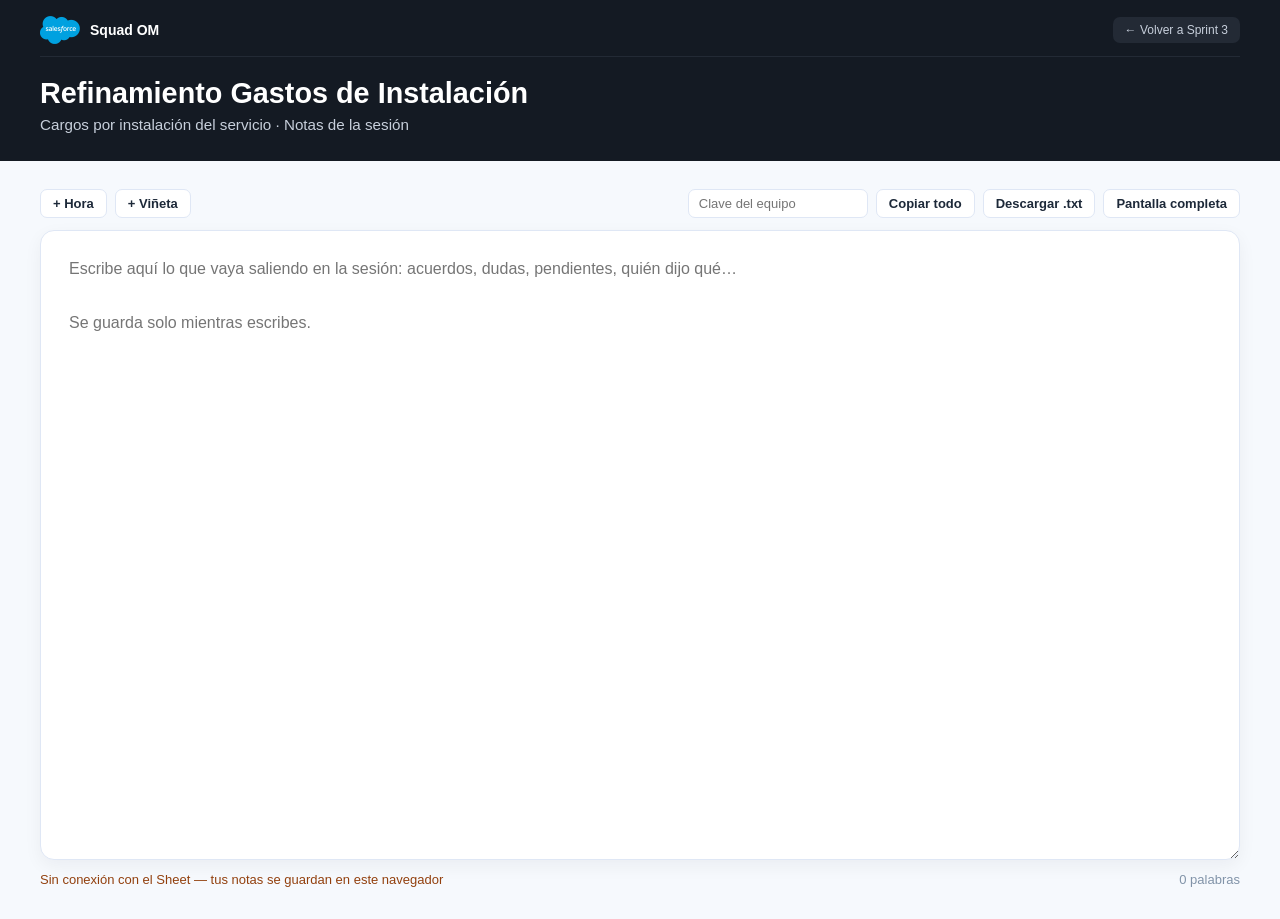
<file: docs/refinamientos/gastos-de-instalacion.html>
<!DOCTYPE html>
<html lang="es">
<head>
  <meta charset="UTF-8">
  <meta name="viewport" content="width=device-width, initial-scale=1.0">
  <title>Squad OM | Refinamiento Gastos de Instalación</title>
  <link rel="stylesheet" href="../../assets/css/refinamiento.css?v=20261126">
</head>
<body>
  <header>
    <div class="squad-bar">
      <img src="../../assets/img/salesforce-logo.webp" alt="Salesforce">
      <strong>Squad OM</strong>
      <a href="../../#sprint-3">&larr; Volver a Sprint 3</a>
    </div>
    <h1>Refinamiento Gastos de Instalación</h1>
    <p>Cargos por instalación del servicio · Notas de la sesión</p>
  </header>
  <main>
    <div class="ref-toolbar">
      <button class="ref-btn" id="ref-time" title="Inserta la hora actual en una línea nueva">+ Hora</button>
      <button class="ref-btn" id="ref-bullet" title="Inserta una viñeta en una línea nueva">+ Viñeta</button>
      <span class="spacer"></span>
      <input class="ref-key" id="ref-key" type="password" placeholder="Clave del equipo" autocomplete="off">
      <button class="ref-btn" id="ref-copy">Copiar todo</button>
      <button class="ref-btn" id="ref-download">Descargar .txt</button>
      <button class="ref-btn" id="ref-focus">Pantalla completa</button>
    </div>
    <textarea id="ref-notes" data-id="gastos-de-instalacion" data-title="Refinamiento Gastos de Instalación" spellcheck="true"
      placeholder="Escribe aquí lo que vaya saliendo en la sesión: acuerdos, dudas, pendientes, quién dijo qué…&#10;&#10;Se guarda solo mientras escribes."></textarea>
    <div class="ref-foot">
      <span class="ref-status" id="ref-status"></span>
      <span id="ref-count"></span>
    </div>
  </main>
  <script src="../../assets/data/notas-config.js?v=20261126"></script>
  <script src="../../assets/js/refinamiento.js?v=20261126"></script>
</body>
</html>
</file>
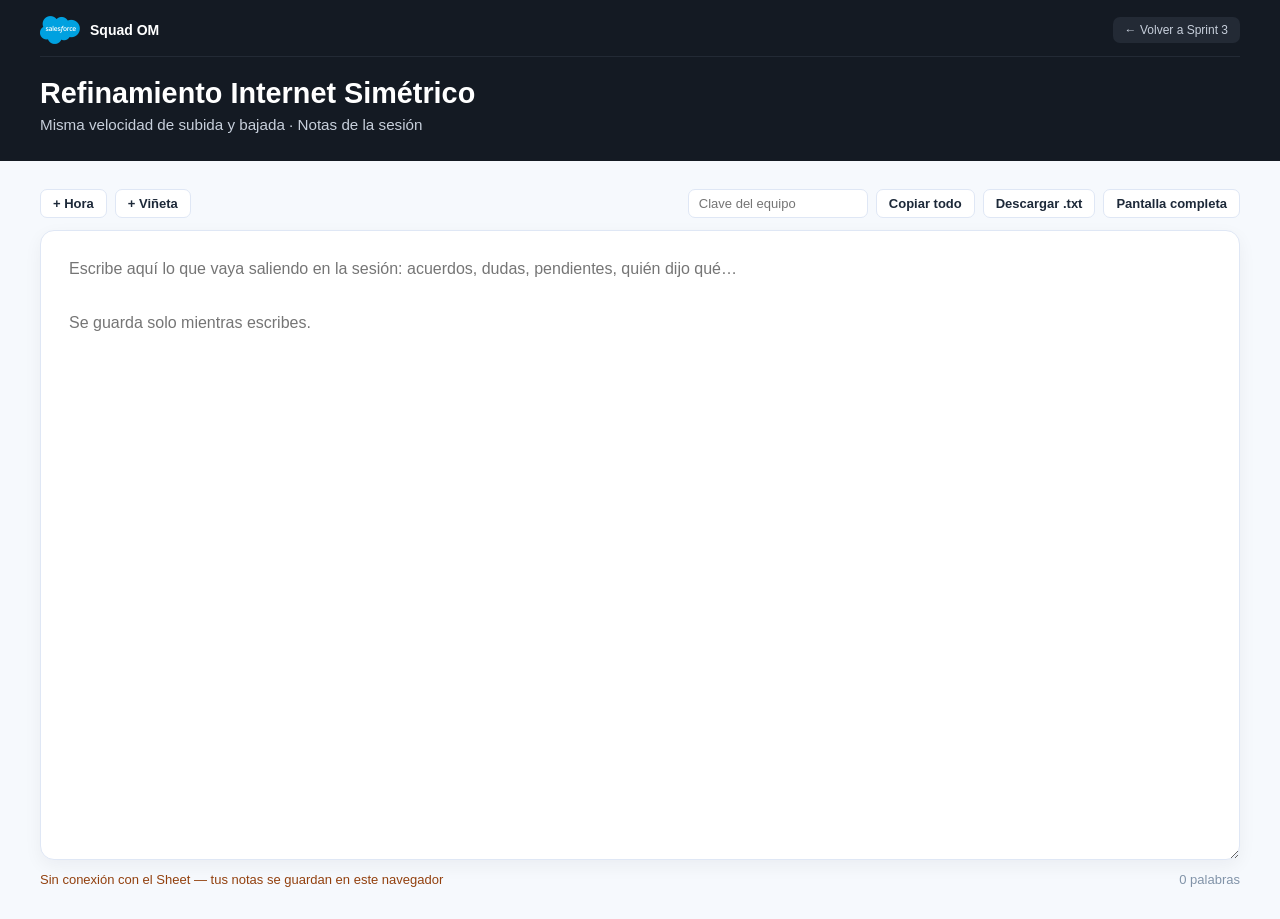
<file: docs/refinamientos/internet-simetrico.html>
<!DOCTYPE html>
<html lang="es">
<head>
  <meta charset="UTF-8">
  <meta name="viewport" content="width=device-width, initial-scale=1.0">
  <title>Squad OM | Refinamiento Internet Simétrico</title>
  <link rel="stylesheet" href="../../assets/css/refinamiento.css?v=20261126">
</head>
<body>
  <header>
    <div class="squad-bar">
      <img src="../../assets/img/salesforce-logo.webp" alt="Salesforce">
      <strong>Squad OM</strong>
      <a href="../../#sprint-3">&larr; Volver a Sprint 3</a>
    </div>
    <h1>Refinamiento Internet Simétrico</h1>
    <p>Misma velocidad de subida y bajada · Notas de la sesión</p>
  </header>
  <main>
    <div class="ref-toolbar">
      <button class="ref-btn" id="ref-time" title="Inserta la hora actual en una línea nueva">+ Hora</button>
      <button class="ref-btn" id="ref-bullet" title="Inserta una viñeta en una línea nueva">+ Viñeta</button>
      <span class="spacer"></span>
      <input class="ref-key" id="ref-key" type="password" placeholder="Clave del equipo" autocomplete="off">
      <button class="ref-btn" id="ref-copy">Copiar todo</button>
      <button class="ref-btn" id="ref-download">Descargar .txt</button>
      <button class="ref-btn" id="ref-focus">Pantalla completa</button>
    </div>
    <textarea id="ref-notes" data-id="internet-simetrico" data-title="Refinamiento Internet Simétrico" spellcheck="true"
      placeholder="Escribe aquí lo que vaya saliendo en la sesión: acuerdos, dudas, pendientes, quién dijo qué…&#10;&#10;Se guarda solo mientras escribes."></textarea>
    <div class="ref-foot">
      <span class="ref-status" id="ref-status"></span>
      <span id="ref-count"></span>
    </div>
  </main>
  <script src="../../assets/data/notas-config.js?v=20261126"></script>
  <script src="../../assets/js/refinamiento.js?v=20261126"></script>
</body>
</html>
</file>
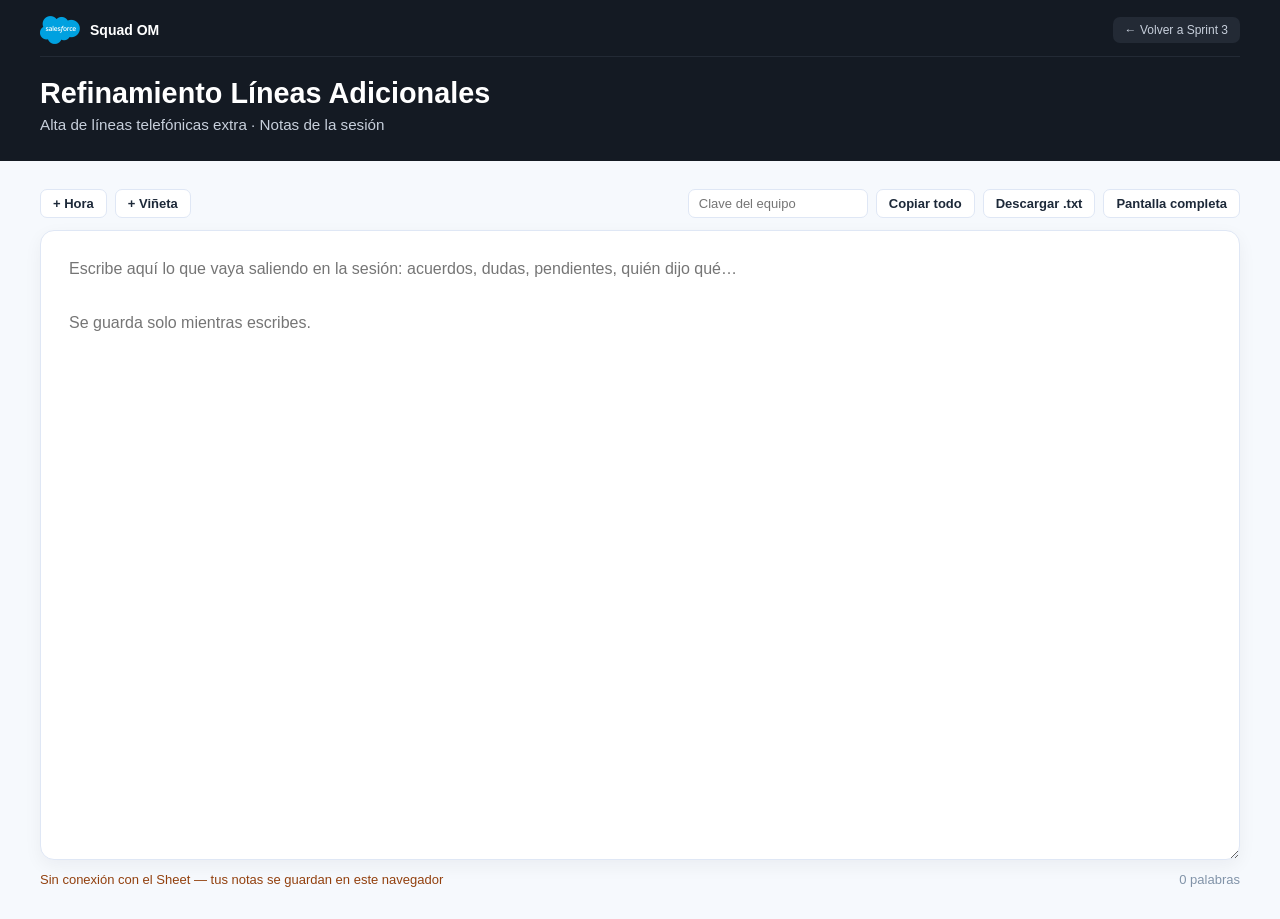
<file: docs/refinamientos/lineas-adicionales.html>
<!DOCTYPE html>
<html lang="es">
<head>
  <meta charset="UTF-8">
  <meta name="viewport" content="width=device-width, initial-scale=1.0">
  <title>Squad OM | Refinamiento Líneas Adicionales</title>
  <link rel="stylesheet" href="../../assets/css/refinamiento.css?v=20261126">
</head>
<body>
  <header>
    <div class="squad-bar">
      <img src="../../assets/img/salesforce-logo.webp" alt="Salesforce">
      <strong>Squad OM</strong>
      <a href="../../#sprint-3">&larr; Volver a Sprint 3</a>
    </div>
    <h1>Refinamiento Líneas Adicionales</h1>
    <p>Alta de líneas telefónicas extra · Notas de la sesión</p>
  </header>
  <main>
    <div class="ref-toolbar">
      <button class="ref-btn" id="ref-time" title="Inserta la hora actual en una línea nueva">+ Hora</button>
      <button class="ref-btn" id="ref-bullet" title="Inserta una viñeta en una línea nueva">+ Viñeta</button>
      <span class="spacer"></span>
      <input class="ref-key" id="ref-key" type="password" placeholder="Clave del equipo" autocomplete="off">
      <button class="ref-btn" id="ref-copy">Copiar todo</button>
      <button class="ref-btn" id="ref-download">Descargar .txt</button>
      <button class="ref-btn" id="ref-focus">Pantalla completa</button>
    </div>
    <textarea id="ref-notes" data-id="lineas-adicionales" data-title="Refinamiento Líneas Adicionales" spellcheck="true"
      placeholder="Escribe aquí lo que vaya saliendo en la sesión: acuerdos, dudas, pendientes, quién dijo qué…&#10;&#10;Se guarda solo mientras escribes."></textarea>
    <div class="ref-foot">
      <span class="ref-status" id="ref-status"></span>
      <span id="ref-count"></span>
    </div>
  </main>
  <script src="../../assets/data/notas-config.js?v=20261126"></script>
  <script src="../../assets/js/refinamiento.js?v=20261126"></script>
</body>
</html>
</file>
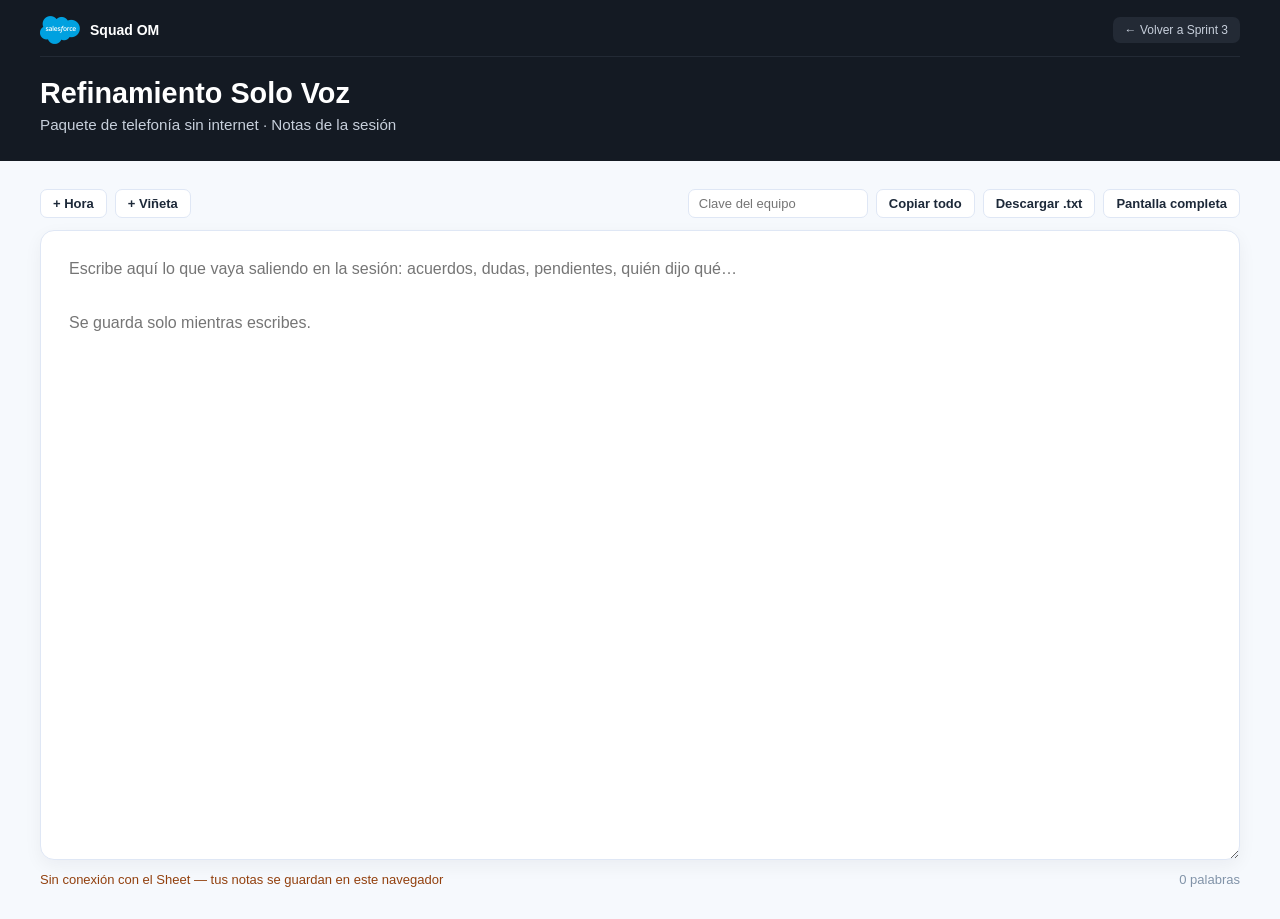
<file: docs/refinamientos/solo-voz.html>
<!DOCTYPE html>
<html lang="es">
<head>
  <meta charset="UTF-8">
  <meta name="viewport" content="width=device-width, initial-scale=1.0">
  <title>Squad OM | Refinamiento Solo Voz</title>
  <link rel="stylesheet" href="../../assets/css/refinamiento.css?v=20261126">
</head>
<body>
  <header>
    <div class="squad-bar">
      <img src="../../assets/img/salesforce-logo.webp" alt="Salesforce">
      <strong>Squad OM</strong>
      <a href="../../#sprint-3">&larr; Volver a Sprint 3</a>
    </div>
    <h1>Refinamiento Solo Voz</h1>
    <p>Paquete de telefonía sin internet · Notas de la sesión</p>
  </header>
  <main>
    <div class="ref-toolbar">
      <button class="ref-btn" id="ref-time" title="Inserta la hora actual en una línea nueva">+ Hora</button>
      <button class="ref-btn" id="ref-bullet" title="Inserta una viñeta en una línea nueva">+ Viñeta</button>
      <span class="spacer"></span>
      <input class="ref-key" id="ref-key" type="password" placeholder="Clave del equipo" autocomplete="off">
      <button class="ref-btn" id="ref-copy">Copiar todo</button>
      <button class="ref-btn" id="ref-download">Descargar .txt</button>
      <button class="ref-btn" id="ref-focus">Pantalla completa</button>
    </div>
    <textarea id="ref-notes" data-id="solo-voz" data-title="Refinamiento Solo Voz" spellcheck="true"
      placeholder="Escribe aquí lo que vaya saliendo en la sesión: acuerdos, dudas, pendientes, quién dijo qué…&#10;&#10;Se guarda solo mientras escribes."></textarea>
    <div class="ref-foot">
      <span class="ref-status" id="ref-status"></span>
      <span id="ref-count"></span>
    </div>
  </main>
  <script src="../../assets/data/notas-config.js?v=20261126"></script>
  <script src="../../assets/js/refinamiento.js?v=20261126"></script>
</body>
</html>
</file>
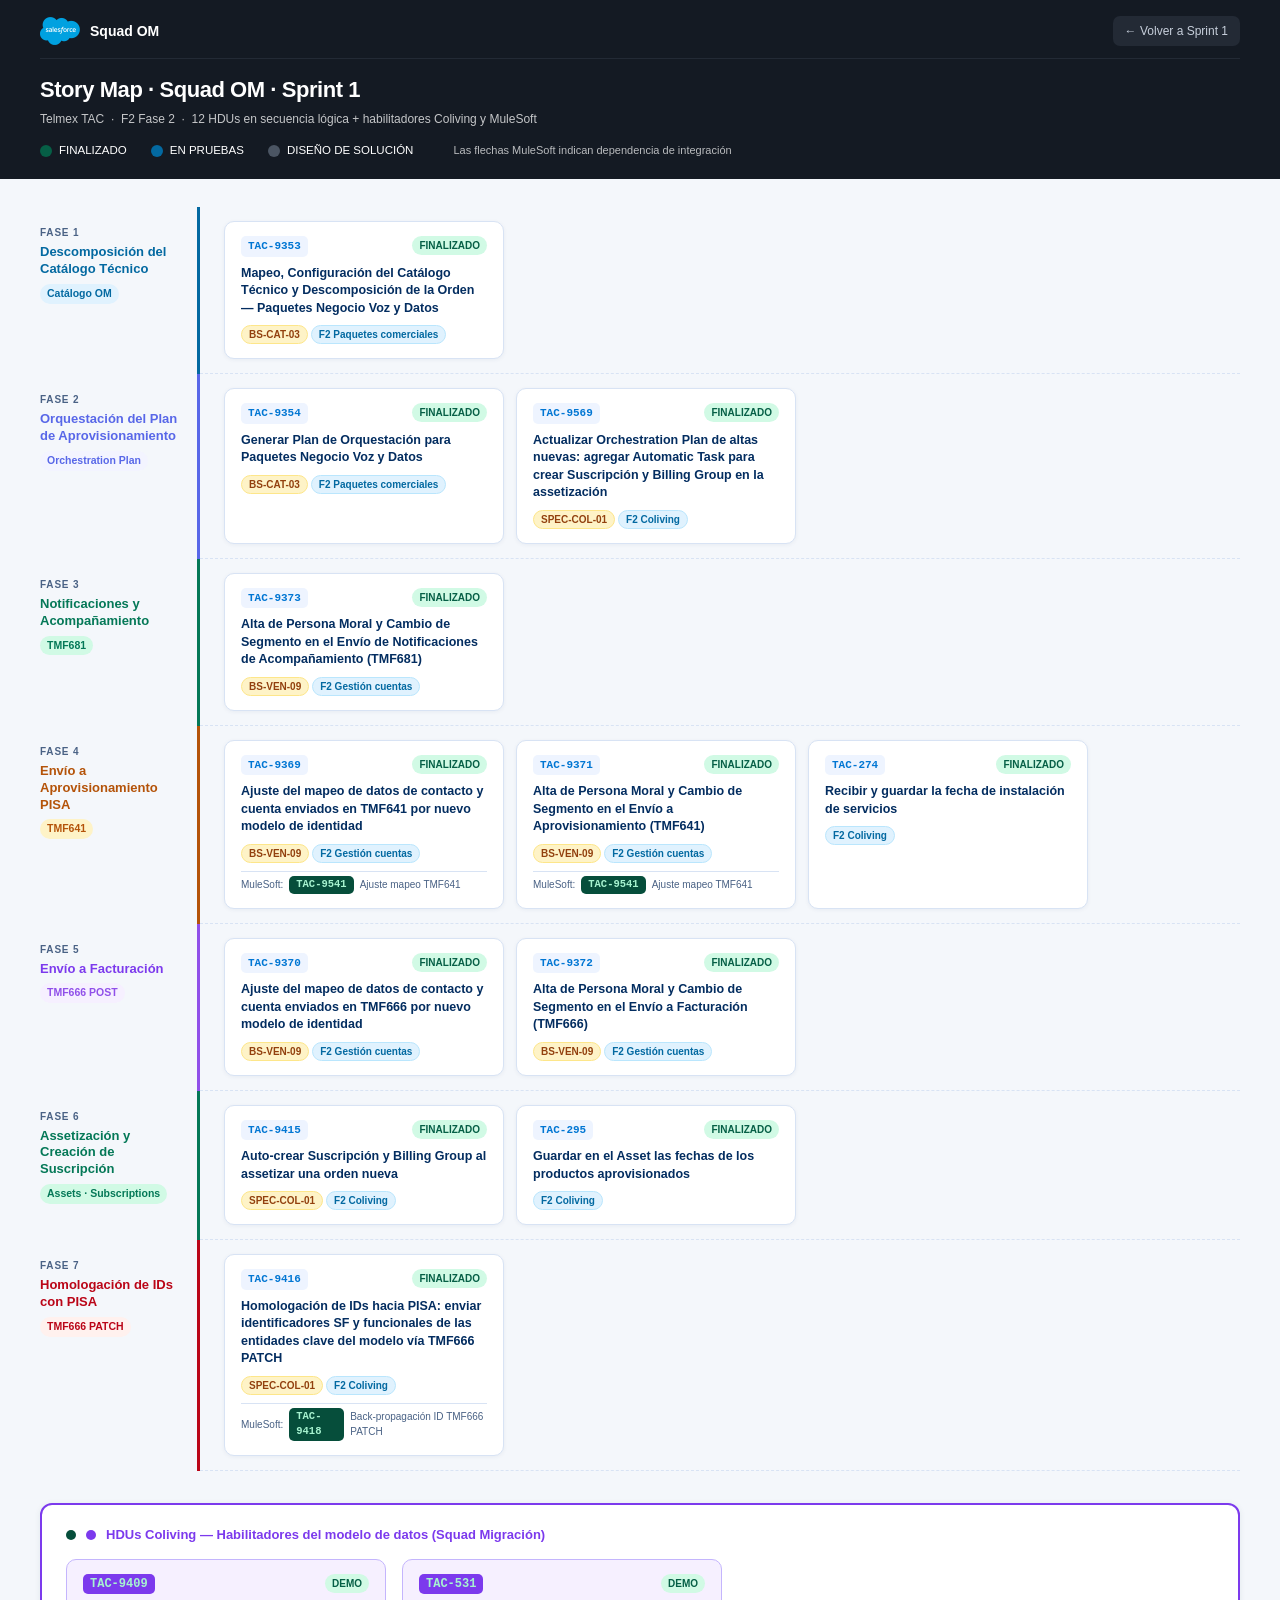
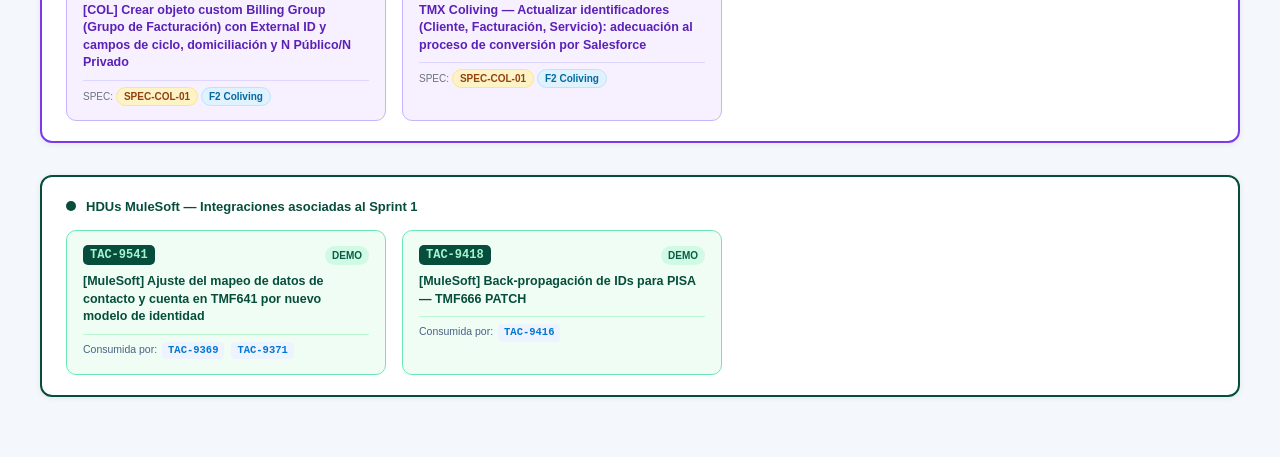
<file: docs/sprints/story-map-om-sprint1.html>
<!doctype html>
<html lang="es">
<head>
<meta charset="utf-8"/>
<title>Squad OM | Story Map · OM Sprint 1 · Telmex TAC</title>
<style>
  :root {
    --sf-blue:      #0176d3;
    --sf-blue-dark: #032d60;
    --sf-sky:       #1b96ff;
    --sf-sky-light: #eef4ff;
    --sf-teal:      #06a59a;
    --sf-teal-light:#e8f9f8;
    --sf-indigo:    #5867e8;
    --sf-indigo-light:#f3f4ff;
    --sf-green:     #2e844a;
    --sf-green-light:#eaf5ea;
    --sf-orange:    #fe9339;
    --sf-orange-light:#fff3e0;
    --sf-purple:    #9050e9;
    --sf-purple-light:#f6f0ff;
    --sf-red:       #ba0517;
    --sf-red-light: #fff1ee;
    --ink:          #032d60;
    --muted:        #4a6285;
    --line:         #d8e3f4;
    --bg:           #f4f7fb;
    --white:        #ffffff;
  }
  * { box-sizing: border-box; margin: 0; padding: 0; }
  body {
    font-family: -apple-system, BlinkMacSystemFont, "Segoe UI", Roboto, sans-serif;
    font-size: 13px;
    background: var(--bg);
    color: var(--ink);
    line-height: 1.5;
  }

  /* ── HEADER ── */
  header {
    background: #141a23;
    color: #fff;
    padding: 16px 40px 20px;
  }
  /* Squad OM: barra de marca y regreso al portal */
  .squad-bar { display: flex; align-items: center; gap: 10px; margin-bottom: 14px; padding-bottom: 12px; border-bottom: 1px solid #232a35; }
  .squad-bar img { width: 40px; height: auto; }
  .squad-bar strong { font-size: 14px; }
  .squad-bar a { margin-left: auto; color: #c7cfdb; text-decoration: none; font-size: 12px; background: #232a35; padding: 6px 12px; border-radius: 7px; }
  .squad-bar a:hover { color: #fff; background: #5374b9; }
  .s-done { background: #d1fae5; color: #065f46; }
  header h1 { font-size: 22px; font-weight: 900; letter-spacing: -.02em; margin-bottom: 4px; }
  header .sub { font-size: 12px; opacity: .75; }
  .legend-row {
    display: flex; gap: 24px; align-items: center; margin-top: 14px; flex-wrap: wrap;
  }
  .leg { display: flex; align-items: center; gap: 7px; font-size: 11.5px; }
  .leg-dot { width: 12px; height: 12px; border-radius: 50%; flex-shrink: 0; }

  /* ── MAIN LAYOUT ── */
  .canvas {
    padding: 28px 40px 60px;
    overflow-x: auto;
  }

  /* ── PHASE ROW ── */
  .phase-row {
    display: grid;
    grid-template-columns: 160px 1fr;
    gap: 0;
    margin-bottom: 0;
  }

  /* ── PHASE LABEL ── */
  .phase-label {
    display: flex;
    flex-direction: column;
    justify-content: flex-start;
    padding: 18px 16px 18px 0;
    border-right: 3px solid var(--line);
    min-height: 110px;
  }
  .phase-num {
    font-size: 10px;
    font-weight: 700;
    text-transform: uppercase;
    letter-spacing: .08em;
    color: var(--muted);
    margin-bottom: 4px;
  }
  .phase-name {
    font-size: 13px;
    font-weight: 800;
    color: var(--ink);
    line-height: 1.3;
  }
  .phase-api {
    margin-top: 6px;
    font-size: 10.5px;
    font-weight: 700;
    padding: 2px 7px;
    border-radius: 20px;
    display: inline-block;
    width: fit-content;
  }

  /* ── CARDS AREA ── */
  .cards-area {
    padding: 14px 0 14px 24px;
    display: flex;
    flex-direction: column;
    gap: 10px;
    border-bottom: 1px dashed var(--line);
  }
  .phase-row:last-child .cards-area { border-bottom: none; }

  /* ── CARD GROUP (multiple cards same phase) ── */
  .card-group {
    display: flex;
    gap: 12px;
    flex-wrap: wrap;
  }

  /* ── CARD ── */
  .card {
    background: var(--white);
    border: 1.5px solid var(--line);
    border-radius: 10px;
    padding: 14px 16px;
    width: 280px;
    min-width: 240px;
    box-shadow: 0 1px 4px rgba(3,45,96,.06);
    transition: box-shadow .15s;
    display: flex;
    flex-direction: column;
    gap: 8px;
  }
  .card:hover { box-shadow: 0 4px 14px rgba(3,45,96,.12); }

  .card-header {
    display: flex;
    align-items: flex-start;
    justify-content: space-between;
    gap: 8px;
  }
  .card-key {
    font-family: "IBM Plex Mono", monospace;
    font-size: 11px;
    font-weight: 700;
    color: var(--sf-blue);
    background: var(--sf-sky-light);
    padding: 2px 7px;
    border-radius: 5px;
    text-decoration: none;
    white-space: nowrap;
    flex-shrink: 0;
  }
  .card-key:hover { background: #c7dbf9; }
  .card-status {
    font-size: 10px;
    font-weight: 700;
    padding: 2px 7px;
    border-radius: 20px;
    white-space: nowrap;
  }
  .s-demo     { background: #d1fae5; color: #065f46; }
  .s-pruebas  { background: #e0f2fe; color: #0369a1; }
  .s-diseno   { background: #f3f4f6; color: #4b5563; }
  .s-dev      { background: #fff3cd; color: #92400e; }

  .card-title {
    font-size: 12.5px;
    font-weight: 600;
    line-height: 1.4;
    color: var(--ink);
  }

  .card-spec {
    font-size: 10.5px;
    color: var(--muted);
  }
  .spec-badge {
    display: inline-block;
    font-size: 10px;
    font-weight: 700;
    padding: 1px 7px;
    border-radius: 20px;
    background: #fef3c7;
    color: #92400e;
    border: 1px solid #fde68a;
    text-decoration: none;
  }
  .spec-badge:hover { background: #fde68a; }

  /* ── MULESOFT LINK ── */
  .mu-link {
    display: flex;
    align-items: center;
    gap: 6px;
    font-size: 11px;
    color: var(--muted);
    padding-top: 4px;
    border-top: 1px solid var(--line);
  }
  .mu-badge {
    font-family: "IBM Plex Mono", monospace;
    font-size: 10.5px;
    font-weight: 700;
    background: #064e3b;
    color: #a7f3d0;
    padding: 1px 7px;
    border-radius: 5px;
    text-decoration: none;
  }
  .mu-badge:hover { background: #065f46; }
  .mu-label { font-size: 10px; }

  /* ── MULESOFT SECTION ── */
  .mu-section {
    margin-top: 32px;
    padding: 20px 24px;
    background: var(--white);
    border: 2px solid #064e3b;
    border-radius: 12px;
    box-shadow: 0 1px 6px rgba(6,78,59,.08);
  }
  .mu-section-title {
    font-size: 13px;
    font-weight: 800;
    color: #064e3b;
    margin-bottom: 14px;
    display: flex;
    align-items: center;
    gap: 10px;
  }
  .mu-section-title::before {
    content: "";
    display: inline-block;
    width: 10px; height: 10px;
    border-radius: 50%;
    background: #064e3b;
  }
  .mu-cards { display: flex; gap: 16px; flex-wrap: wrap; }
  .mu-card {
    background: #f0fdf4;
    border: 1.5px solid #6ee7b7;
    border-radius: 10px;
    padding: 14px 16px;
    width: 320px;
    display: flex;
    flex-direction: column;
    gap: 8px;
  }
  .mu-card-header { display: flex; align-items: center; justify-content: space-between; gap: 8px; }
  .mu-card-title { font-size: 12.5px; font-weight: 600; line-height: 1.4; color: #064e3b; }
  .mu-consumed-by {
    font-size: 10.5px;
    color: var(--muted);
    padding-top: 6px;
    border-top: 1px solid #bbf7d0;
  }
  .consumed-key {
    font-family: "IBM Plex Mono", monospace;
    font-size: 10.5px;
    font-weight: 700;
    color: var(--sf-blue);
    background: var(--sf-sky-light);
    padding: 1px 6px;
    border-radius: 4px;
    text-decoration: none;
    margin: 1px 2px;
    display: inline-block;
  }
  .consumed-key:hover { background: #c7dbf9; }

  /* ── PHASE COLORS ── */
  .p1 .phase-name { color: #0369a1; }
  .p1 .phase-api { background: #e0f2fe; color: #0369a1; }
  .p2 .phase-name { color: #5867e8; }
  .p2 .phase-api { background: var(--sf-indigo-light); color: var(--sf-indigo); }
  .p3 .phase-name { color: #047857; }
  .p3 .phase-api { background: #d1fae5; color: #047857; }
  .p4 .phase-name { color: #b45309; }
  .p4 .phase-api { background: #fef3c7; color: #b45309; }
  .p5 .phase-name { color: #7c3aed; }
  .p5 .phase-api { background: var(--sf-purple-light); color: var(--sf-purple); }
  .p6 .phase-name { color: #047857; }
  .p6 .phase-api { background: #d1fae5; color: #047857; }
  .p7 .phase-name { color: var(--sf-red); }
  .p7 .phase-api { background: var(--sf-red-light); color: var(--sf-red); }

  /* Phase left border accent */
  .p1 .phase-label { border-color: #0369a1; }
  .p2 .phase-label { border-color: var(--sf-indigo); }
  .p3 .phase-label { border-color: #047857; }
  .p4 .phase-label { border-color: #b45309; }
  .p5 .phase-label { border-color: var(--sf-purple); }
  .p6 .phase-label { border-color: #047857; }
  .p7 .phase-label { border-color: var(--sf-red); }
</style>
</head>
<body>

<header>
  <div class="squad-bar">
    <img src="../../assets/img/salesforce-logo.webp" alt="Salesforce">
    <strong>Squad OM</strong>
    <a href="../../#sprint-1">&larr; Volver a Sprint 1</a>
  </div>
  <h1>Story Map · Squad OM · Sprint 1</h1>
  <div class="sub">Telmex TAC &nbsp;·&nbsp; F2 Fase 2 &nbsp;·&nbsp; 12 HDUs en secuencia lógica + habilitadores Coliving y MuleSoft</div>
  <div class="legend-row">
    <div class="leg"><div class="leg-dot" style="background:#065f46"></div>FINALIZADO</div>
    <div class="leg"><div class="leg-dot" style="background:#0369a1"></div>EN PRUEBAS</div>
    <div class="leg"><div class="leg-dot" style="background:#4b5563"></div>DISEÑO DE SOLUCIÓN</div>
    <div class="leg" style="margin-left:16px; color:rgba(255,255,255,.7); font-size:11px">
      Las flechas MuleSoft indican dependencia de integración
    </div>
  </div>
</header>

<div class="canvas">

  <!-- ═══════════════════════════════════════════════════════
       FASE 1 — DESCOMPOSICIÓN
  ═══════════════════════════════════════════════════════ -->
  <div class="phase-row p1">
    <div class="phase-label">
      <div class="phase-num">Fase 1</div>
      <div class="phase-name">Descomposición del Catálogo Técnico</div>
      <div class="phase-api">Catálogo OM</div>
    </div>
    <div class="cards-area">
      <div class="card-group">

        <div class="card">
          <div class="card-header">
            <a href="https://tmxrncomosi1.atlassian.net/browse/TAC-9353" target="_blank" class="card-key">TAC-9353</a>
            <span class="card-status s-done">FINALIZADO</span>
          </div>
          <div class="card-title">Mapeo, Configuración del Catálogo Técnico y Descomposición de la Orden — Paquetes Negocio Voz y Datos</div>
          <div class="card-spec">
            <a href="https://tmxrncomosi1.atlassian.net/browse/TAC-9210" target="_blank" class="spec-badge">BS-CAT-03</a>
            <a href="https://tmxrncomosi1.atlassian.net/browse/TAC-8969" target="_blank" class="spec-badge" style="background:#e0f2fe;color:#0369a1;border-color:#bae6fd">F2 Paquetes comerciales</a>
          </div>
        </div>

      </div>
    </div>
  </div>

  <!-- ═══════════════════════════════════════════════════════
       FASE 2 — ORQUESTACIÓN
  ═══════════════════════════════════════════════════════ -->
  <div class="phase-row p2">
    <div class="phase-label">
      <div class="phase-num">Fase 2</div>
      <div class="phase-name">Orquestación del Plan de Aprovisionamiento</div>
      <div class="phase-api">Orchestration Plan</div>
    </div>
    <div class="cards-area">
      <div class="card-group">

        <div class="card">
          <div class="card-header">
            <a href="https://tmxrncomosi1.atlassian.net/browse/TAC-9354" target="_blank" class="card-key">TAC-9354</a>
            <span class="card-status s-done">FINALIZADO</span>
          </div>
          <div class="card-title">Generar Plan de Orquestación para Paquetes Negocio Voz y Datos</div>
          <div class="card-spec">
            <a href="https://tmxrncomosi1.atlassian.net/browse/TAC-9210" target="_blank" class="spec-badge">BS-CAT-03</a>
            <a href="https://tmxrncomosi1.atlassian.net/browse/TAC-8969" target="_blank" class="spec-badge" style="background:#e0f2fe;color:#0369a1;border-color:#bae6fd">F2 Paquetes comerciales</a>
          </div>
        </div>

        <div class="card">
          <div class="card-header">
            <a href="https://tmxrncomosi1.atlassian.net/browse/TAC-9569" target="_blank" class="card-key">TAC-9569</a>
            <span class="card-status s-done">FINALIZADO</span>
          </div>
          <div class="card-title">Actualizar Orchestration Plan de altas nuevas: agregar Automatic Task para crear Suscripción y Billing Group en la assetización</div>
          <div class="card-spec">
            <a href="https://tmxrncomosi1.atlassian.net/browse/TAC-9401" target="_blank" class="spec-badge">SPEC-COL-01</a>
            <a href="https://tmxrncomosi1.atlassian.net/browse/TAC-8979" target="_blank" class="spec-badge" style="background:#e0f2fe;color:#0369a1;border-color:#bae6fd">F2 Coliving</a>
          </div>
        </div>

      </div>
    </div>
  </div>

  <!-- ═══════════════════════════════════════════════════════
       FASE 3 — NOTIFICACIONES TMF681
  ═══════════════════════════════════════════════════════ -->
  <div class="phase-row p3">
    <div class="phase-label">
      <div class="phase-num">Fase 3</div>
      <div class="phase-name">Notificaciones y Acompañamiento</div>
      <div class="phase-api">TMF681</div>
    </div>
    <div class="cards-area">
      <div class="card-group">

        <div class="card">
          <div class="card-header">
            <a href="https://tmxrncomosi1.atlassian.net/browse/TAC-9373" target="_blank" class="card-key">TAC-9373</a>
            <span class="card-status s-done">FINALIZADO</span>
          </div>
          <div class="card-title">Alta de Persona Moral y Cambio de Segmento en el Envío de Notificaciones de Acompañamiento (TMF681)</div>
          <div class="card-spec">
            <a href="https://tmxrncomosi1.atlassian.net/browse/TAC-9068" target="_blank" class="spec-badge">BS-VEN-09</a>
            <a href="https://tmxrncomosi1.atlassian.net/browse/TAC-8934" target="_blank" class="spec-badge" style="background:#e0f2fe;color:#0369a1;border-color:#bae6fd">F2 Gestión cuentas</a>
          </div>
        </div>

      </div>
    </div>
  </div>

  <!-- ═══════════════════════════════════════════════════════
       FASE 4 — APROVISIONAMIENTO TMF641
  ═══════════════════════════════════════════════════════ -->
  <div class="phase-row p4">
    <div class="phase-label">
      <div class="phase-num">Fase 4</div>
      <div class="phase-name">Envío a Aprovisionamiento PISA</div>
      <div class="phase-api">TMF641</div>
    </div>
    <div class="cards-area">
      <div class="card-group">

        <div class="card">
          <div class="card-header">
            <a href="https://tmxrncomosi1.atlassian.net/browse/TAC-9369" target="_blank" class="card-key">TAC-9369</a>
            <span class="card-status s-done">FINALIZADO</span>
          </div>
          <div class="card-title">Ajuste del mapeo de datos de contacto y cuenta enviados en TMF641 por nuevo modelo de identidad</div>
          <div class="card-spec">
            <a href="https://tmxrncomosi1.atlassian.net/browse/TAC-9068" target="_blank" class="spec-badge">BS-VEN-09</a>
            <a href="https://tmxrncomosi1.atlassian.net/browse/TAC-8934" target="_blank" class="spec-badge" style="background:#e0f2fe;color:#0369a1;border-color:#bae6fd">F2 Gestión cuentas</a>
          </div>
          <div class="mu-link">
            <span class="mu-label">MuleSoft:</span>
            <a href="https://tmxrncomosi1.atlassian.net/browse/TAC-9541" target="_blank" class="mu-badge">TAC-9541</a>
            <span class="mu-label">Ajuste mapeo TMF641</span>
          </div>
        </div>

        <div class="card">
          <div class="card-header">
            <a href="https://tmxrncomosi1.atlassian.net/browse/TAC-9371" target="_blank" class="card-key">TAC-9371</a>
            <span class="card-status s-done">FINALIZADO</span>
          </div>
          <div class="card-title">Alta de Persona Moral y Cambio de Segmento en el Envío a Aprovisionamiento (TMF641)</div>
          <div class="card-spec">
            <a href="https://tmxrncomosi1.atlassian.net/browse/TAC-9068" target="_blank" class="spec-badge">BS-VEN-09</a>
            <a href="https://tmxrncomosi1.atlassian.net/browse/TAC-8934" target="_blank" class="spec-badge" style="background:#e0f2fe;color:#0369a1;border-color:#bae6fd">F2 Gestión cuentas</a>
          </div>
          <div class="mu-link">
            <span class="mu-label">MuleSoft:</span>
            <a href="https://tmxrncomosi1.atlassian.net/browse/TAC-9541" target="_blank" class="mu-badge">TAC-9541</a>
            <span class="mu-label">Ajuste mapeo TMF641</span>
          </div>
        </div>

        <div class="card">
          <div class="card-header">
            <a href="https://tmxrncomosi1.atlassian.net/browse/TAC-274" target="_blank" class="card-key">TAC-274</a>
            <span class="card-status s-done">FINALIZADO</span>
          </div>
          <div class="card-title">Recibir y guardar la fecha de instalación de servicios</div>
          <div class="card-spec">
            <a href="https://tmxrncomosi1.atlassian.net/browse/TAC-8979" target="_blank" class="spec-badge" style="background:#e0f2fe;color:#0369a1;border-color:#bae6fd">F2 Coliving</a>
          </div>
        </div>

      </div>
    </div>
  </div>

  <!-- ═══════════════════════════════════════════════════════
       FASE 5 — FACTURACIÓN TMF666 (NO PATCH)
  ═══════════════════════════════════════════════════════ -->
  <div class="phase-row p5">
    <div class="phase-label">
      <div class="phase-num">Fase 5</div>
      <div class="phase-name">Envío a Facturación</div>
      <div class="phase-api">TMF666 POST</div>
    </div>
    <div class="cards-area">
      <div class="card-group">

        <div class="card">
          <div class="card-header">
            <a href="https://tmxrncomosi1.atlassian.net/browse/TAC-9370" target="_blank" class="card-key">TAC-9370</a>
            <span class="card-status s-done">FINALIZADO</span>
          </div>
          <div class="card-title">Ajuste del mapeo de datos de contacto y cuenta enviados en TMF666 por nuevo modelo de identidad</div>
          <div class="card-spec">
            <a href="https://tmxrncomosi1.atlassian.net/browse/TAC-9068" target="_blank" class="spec-badge">BS-VEN-09</a>
            <a href="https://tmxrncomosi1.atlassian.net/browse/TAC-8934" target="_blank" class="spec-badge" style="background:#e0f2fe;color:#0369a1;border-color:#bae6fd">F2 Gestión cuentas</a>
          </div>
        </div>

        <div class="card">
          <div class="card-header">
            <a href="https://tmxrncomosi1.atlassian.net/browse/TAC-9372" target="_blank" class="card-key">TAC-9372</a>
            <span class="card-status s-done">FINALIZADO</span>
          </div>
          <div class="card-title">Alta de Persona Moral y Cambio de Segmento en el Envío a Facturación (TMF666)</div>
          <div class="card-spec">
            <a href="https://tmxrncomosi1.atlassian.net/browse/TAC-9068" target="_blank" class="spec-badge">BS-VEN-09</a>
            <a href="https://tmxrncomosi1.atlassian.net/browse/TAC-8934" target="_blank" class="spec-badge" style="background:#e0f2fe;color:#0369a1;border-color:#bae6fd">F2 Gestión cuentas</a>
          </div>
        </div>

      </div>
    </div>
  </div>

  <!-- ═══════════════════════════════════════════════════════
       FASE 6 — ASSETIZACIÓN Y SUSCRIPCIÓN
  ═══════════════════════════════════════════════════════ -->
  <div class="phase-row p6">
    <div class="phase-label">
      <div class="phase-num">Fase 6</div>
      <div class="phase-name">Assetización y Creación de Suscripción</div>
      <div class="phase-api">Assets · Subscriptions</div>
    </div>
    <div class="cards-area">
      <div class="card-group">

        <div class="card">
          <div class="card-header">
            <a href="https://tmxrncomosi1.atlassian.net/browse/TAC-9415" target="_blank" class="card-key">TAC-9415</a>
            <span class="card-status s-done">FINALIZADO</span>
          </div>
          <div class="card-title">Auto-crear Suscripción y Billing Group al assetizar una orden nueva</div>
          <div class="card-spec">
            <a href="https://tmxrncomosi1.atlassian.net/browse/TAC-9401" target="_blank" class="spec-badge">SPEC-COL-01</a>
            <a href="https://tmxrncomosi1.atlassian.net/browse/TAC-8979" target="_blank" class="spec-badge" style="background:#e0f2fe;color:#0369a1;border-color:#bae6fd">F2 Coliving</a>
          </div>
        </div>

        <div class="card">
          <div class="card-header">
            <a href="https://tmxrncomosi1.atlassian.net/browse/TAC-295" target="_blank" class="card-key">TAC-295</a>
            <span class="card-status s-done">FINALIZADO</span>
          </div>
          <div class="card-title">Guardar en el Asset las fechas de los productos aprovisionados</div>
          <div class="card-spec">
            <a href="https://tmxrncomosi1.atlassian.net/browse/TAC-8979" target="_blank" class="spec-badge" style="background:#e0f2fe;color:#0369a1;border-color:#bae6fd">F2 Coliving</a>
          </div>
        </div>

      </div>
    </div>
  </div>

  <!-- ═══════════════════════════════════════════════════════
       FASE 7 — HOMOLOGACIÓN TMF666 PATCH
  ═══════════════════════════════════════════════════════ -->
  <div class="phase-row p7">
    <div class="phase-label">
      <div class="phase-num">Fase 7</div>
      <div class="phase-name">Homologación de IDs con PISA</div>
      <div class="phase-api">TMF666 PATCH</div>
    </div>
    <div class="cards-area">
      <div class="card-group">

        <div class="card">
          <div class="card-header">
            <a href="https://tmxrncomosi1.atlassian.net/browse/TAC-9416" target="_blank" class="card-key">TAC-9416</a>
            <span class="card-status s-done">FINALIZADO</span>
          </div>
          <div class="card-title">Homologación de IDs hacia PISA: enviar identificadores SF y funcionales de las entidades clave del modelo vía TMF666 PATCH</div>
          <div class="card-spec">
            <a href="https://tmxrncomosi1.atlassian.net/browse/TAC-9401" target="_blank" class="spec-badge">SPEC-COL-01</a>
            <a href="https://tmxrncomosi1.atlassian.net/browse/TAC-8979" target="_blank" class="spec-badge" style="background:#e0f2fe;color:#0369a1;border-color:#bae6fd">F2 Coliving</a>
          </div>
          <div class="mu-link">
            <span class="mu-label">MuleSoft:</span>
            <a href="https://tmxrncomosi1.atlassian.net/browse/TAC-9418" target="_blank" class="mu-badge">TAC-9418</a>
            <span class="mu-label">Back-propagación ID TMF666 PATCH</span>
          </div>
        </div>


      </div>
    </div>
  </div>

  <!-- ═══════════════════════════════════════════════════════
       SECCIÓN COLIVING — HABILITADORES
  ═══════════════════════════════════════════════════════ -->
  <div class="mu-section" style="border-color:#7c3aed; margin-bottom:16px;">
    <div class="mu-section-title" style="color:#7c3aed;">
      <span style="background:#7c3aed; display:inline-block; width:10px; height:10px; border-radius:50%;"></span>
      HDUs Coliving — Habilitadores del modelo de datos (Squad Migración)
    </div>
    <div class="mu-cards">

      <div class="mu-card" style="background:#f6f0ff; border-color:#c4b5fd;">
        <div class="mu-card-header">
          <a href="https://tmxrncomosi1.atlassian.net/browse/TAC-9409" target="_blank" class="mu-badge" style="font-size:12px; background:#7c3aed;">TAC-9409</a>
          <span class="card-status s-demo" style="font-size:10px;">DEMO</span>
        </div>
        <div class="mu-card-title" style="color:#5b21b6;">[COL] Crear objeto custom Billing Group (Grupo de Facturación) con External ID y campos de ciclo, domiciliación y N Público/N Privado</div>
        <div class="mu-consumed-by" style="border-color:#ddd6fe;">
          <span style="font-size:10px; color:#6b7280;">SPEC:</span>
          <a href="https://tmxrncomosi1.atlassian.net/browse/TAC-9401" target="_blank" class="spec-badge">SPEC-COL-01</a>
          <a href="https://tmxrncomosi1.atlassian.net/browse/TAC-8979" target="_blank" class="spec-badge" style="background:#e0f2fe;color:#0369a1;border-color:#bae6fd">F2 Coliving</a>
        </div>
      </div>

      <div class="mu-card" style="background:#f6f0ff; border-color:#c4b5fd;">
        <div class="mu-card-header">
          <a href="https://tmxrncomosi1.atlassian.net/browse/TAC-531" target="_blank" class="mu-badge" style="font-size:12px; background:#7c3aed;">TAC-531</a>
          <span class="card-status s-demo" style="font-size:10px;">DEMO</span>
        </div>
        <div class="mu-card-title" style="color:#5b21b6;">TMX Coliving — Actualizar identificadores (Cliente, Facturación, Servicio): adecuación al proceso de conversión por Salesforce</div>
        <div class="mu-consumed-by" style="border-color:#ddd6fe;">
          <span style="font-size:10px; color:#6b7280;">SPEC:</span>
          <a href="https://tmxrncomosi1.atlassian.net/browse/TAC-9401" target="_blank" class="spec-badge">SPEC-COL-01</a>
          <a href="https://tmxrncomosi1.atlassian.net/browse/TAC-8979" target="_blank" class="spec-badge" style="background:#e0f2fe;color:#0369a1;border-color:#bae6fd">F2 Coliving</a>
        </div>
      </div>

    </div>
  </div>

  <!-- ═══════════════════════════════════════════════════════
       SECCIÓN MULESOFT
  ═══════════════════════════════════════════════════════ -->
  <div class="mu-section">
    <div class="mu-section-title">HDUs MuleSoft — Integraciones asociadas al Sprint 1</div>
    <div class="mu-cards">

      <div class="mu-card">
        <div class="mu-card-header">
          <a href="https://tmxrncomosi1.atlassian.net/browse/TAC-9541" target="_blank" class="mu-badge" style="font-size:12px">TAC-9541</a>
          <span class="card-status s-demo" style="font-size:10px">DEMO</span>
        </div>
        <div class="mu-card-title">[MuleSoft] Ajuste del mapeo de datos de contacto y cuenta en TMF641 por nuevo modelo de identidad</div>
        <div class="mu-consumed-by">
          Consumida por:
          <a href="https://tmxrncomosi1.atlassian.net/browse/TAC-9369" target="_blank" class="consumed-key">TAC-9369</a>
          <a href="https://tmxrncomosi1.atlassian.net/browse/TAC-9371" target="_blank" class="consumed-key">TAC-9371</a>
        </div>
      </div>

      <div class="mu-card">
        <div class="mu-card-header">
          <a href="https://tmxrncomosi1.atlassian.net/browse/TAC-9418" target="_blank" class="mu-badge" style="font-size:12px">TAC-9418</a>
          <span class="card-status s-demo" style="font-size:10px">DEMO</span>
        </div>
        <div class="mu-card-title">[MuleSoft] Back-propagación de IDs para PISA — TMF666 PATCH</div>
        <div class="mu-consumed-by">
          Consumida por:
          <a href="https://tmxrncomosi1.atlassian.net/browse/TAC-9416" target="_blank" class="consumed-key">TAC-9416</a>
        </div>
      </div>

    </div>
  </div>

</div><!-- /canvas -->
</body>
</html>
</file>
<file: assets/css/refinamiento.css>
* { margin: 0; padding: 0; box-sizing: border-box; }
body { font-family: -apple-system, BlinkMacSystemFont, "Segoe UI", Roboto, sans-serif; background: #f6f9fd; color: #1d2939; min-height: 100vh; display: flex; flex-direction: column; }
header { background: #141a23; color: #fff; padding: 16px 40px 28px; }
.squad-bar { display: flex; align-items: center; gap: 10px; margin-bottom: 20px; padding-bottom: 12px; border-bottom: 1px solid #232a35; }
.squad-bar img { width: 40px; height: auto; }
.squad-bar strong { font-size: 14px; }
.squad-bar a { margin-left: auto; color: #c7cfdb; text-decoration: none; font-size: 12px; background: #232a35; padding: 6px 12px; border-radius: 7px; }
.squad-bar a:hover { color: #fff; background: #5374b9; }
h1 { font-size: 1.8rem; }
header p { color: #c7cfdb; margin-top: 6px; font-size: 0.95rem; }
main { flex: 1; display: flex; flex-direction: column; gap: 12px; padding: 28px 40px 32px; }

.ref-toolbar { display: flex; flex-wrap: wrap; align-items: center; gap: 8px; }
.ref-toolbar .spacer { flex: 1; }
.ref-btn {
  border: 1px solid #dfe7f5; background: #fff; color: #1d2939; cursor: pointer;
  padding: 6px 12px; border-radius: 7px; font-size: 13px; font-weight: 600;
}
.ref-btn:hover { border-color: #5374b9; color: #5374b9; }
.ref-key { font: inherit; font-size: 13px; padding: 6px 10px; border: 1px solid #dfe7f5; border-radius: 7px; width: 180px; }
#ref-notes {
  flex: 1; width: 100%; min-height: 70vh; resize: vertical;
  font: 16px/1.7 -apple-system, BlinkMacSystemFont, "Segoe UI", Roboto, sans-serif; color: #1d2939;
  padding: 24px 28px; border: 1px solid #dfe7f5; border-radius: 14px; background: #fff;
  box-shadow: 0 6px 18px rgba(20, 26, 35, 0.05); outline: none;
}
#ref-notes:focus { border-color: #5374b9; box-shadow: 0 0 0 3px rgba(83, 116, 185, 0.15); }
.ref-foot { display: flex; justify-content: space-between; flex-wrap: wrap; gap: 8px; font-size: 13px; color: #8193a8; }
.ref-status.ok { color: #065f46; }
.ref-status.warn { color: #92400e; }
.ref-status.error { color: #ba0517; }

/* Pantalla completa: solo el cuadro de texto */
.focus-mode header { display: none; }
.focus-mode main { padding: 16px; }
.focus-mode #ref-notes { min-height: calc(100vh - 110px); }

@media (max-width: 700px) {
  header, main { padding-left: 16px; padding-right: 16px; }
}
</file>
